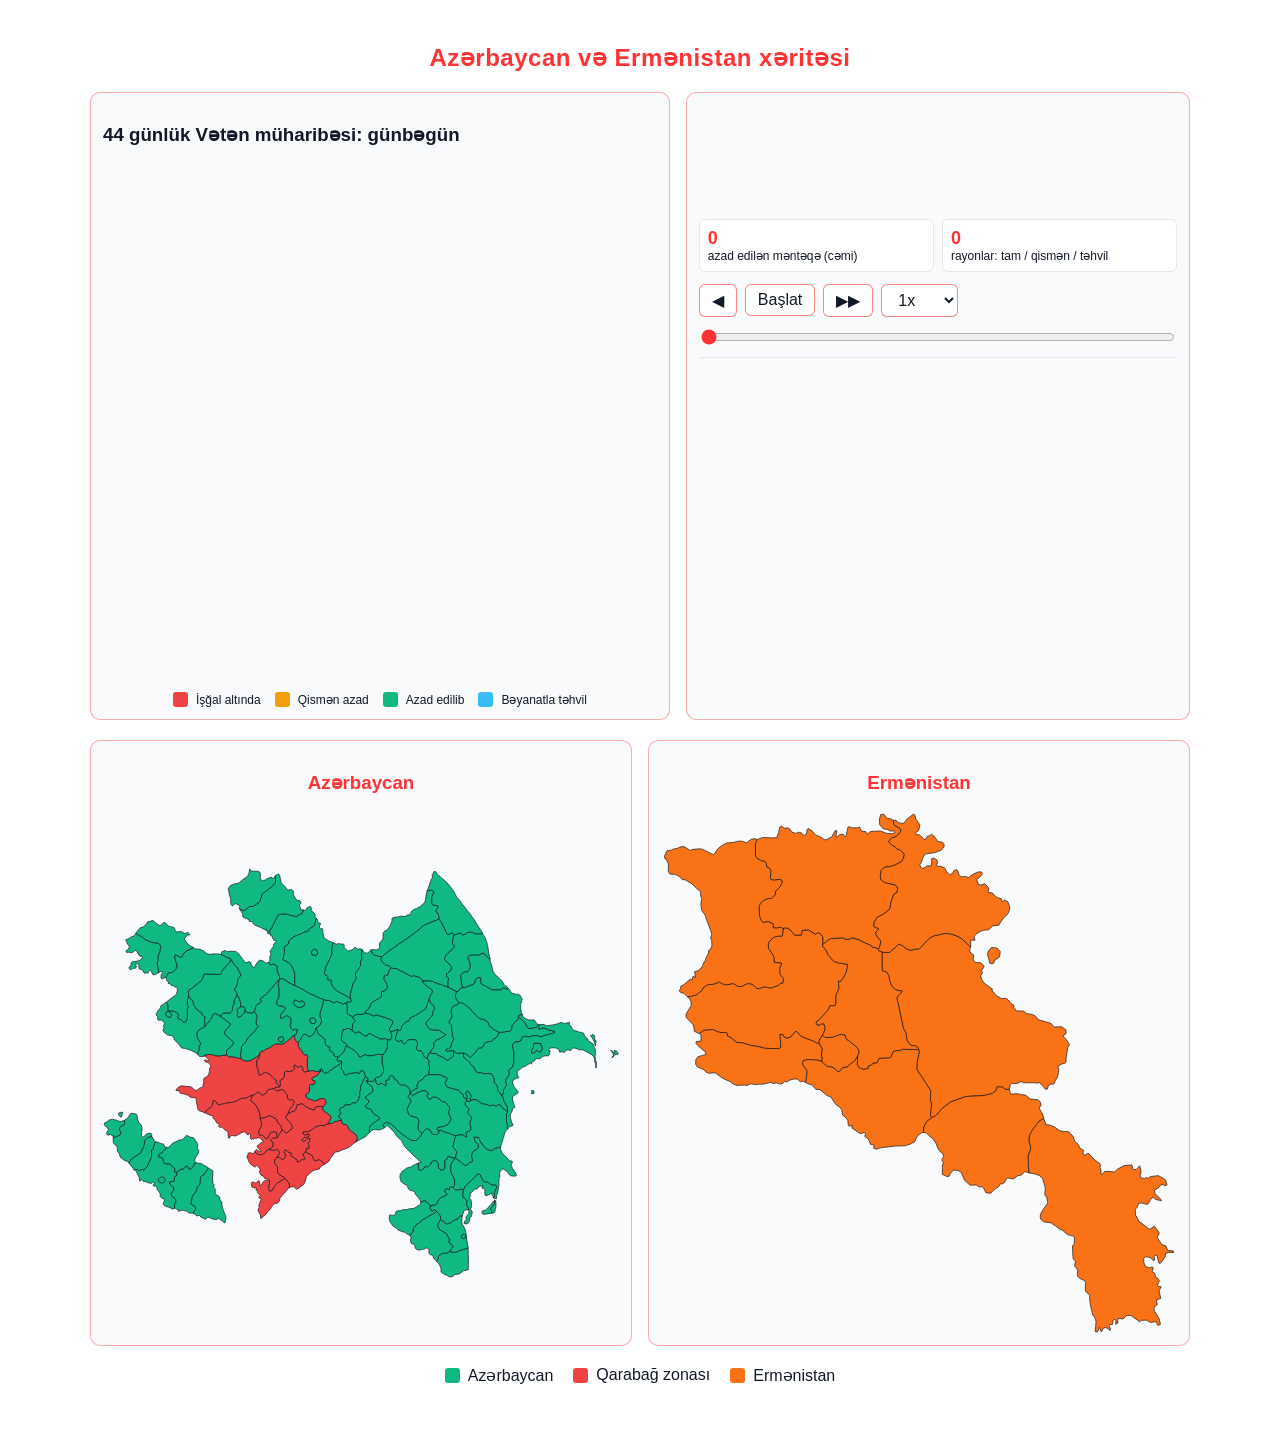
<file: Zefer.html>
<!DOCTYPE html>
<html lang="az">
<head>
    <meta charset="UTF-8">
    <meta name="viewport" content="width=device-width, initial-scale=1.0">
    <title>Azərbaycan və Ermənistan xəritəsi</title>
    <link rel="stylesheet" href="style.css">
</head>
<body>

    <h2>Azərbaycan və Ermənistan xəritəsi</h2>

    <div class="tl">
        <section class="tl-map">
            <h3>44 günlük Vətən müharibəsi: günbəgün</h3>
            <svg class="tlmap" id="tl-svg" preserveAspectRatio="xMidYMid meet" role="img" aria-label="Qarabağ bölgəsinin günbəgün azad olunması">
            </svg>
            <div class="legend" style="margin:8px auto 0;gap:14px;font-size:12px">
                <div class="legend-item"><span class="box" style="background:#ef4444"></span>İşğal altında</div>
                <div class="legend-item"><span class="box" style="background:#f59e0b"></span>Qismən azad</div>
                <div class="legend-item"><span class="box" style="background:#10b981"></span>Azad edilib</div>
                <div class="legend-item"><span class="box" style="background:#38bdf8"></span>Bəyanatla təhvil</div>
            </div>
        </section>

        <section class="tl-side">
            <h3 class="tl-day" id="tl-day"></h3>
            <div class="tl-text" id="tl-text" aria-live="polite"></div>
            <div class="tl-stats">
                <div><b id="tl-n">0</b>azad edilən məntəqə (cəmi)</div>
                <div><b id="tl-r">0</b>rayonlar: tam / qismən / təhvil</div>
            </div>
            <div class="tl-ctl">
                <button id="tl-prev" aria-label="Əvvəlki gün">◀</button>
                <button id="tl-play">Başlat</button>
                <button id="tl-next" aria-label="Növbəti gün">▶▶</button>
                <select id="tl-speed" aria-label="Sürət">
                    <option value="1600">0.5x</option>
                    <option value="800" selected>1x</option>
                    <option value="400">2x</option>
                    <option value="200">4x</option>
                </select>
            </div>
            <div class="tl-ctl"><input type="range" id="tl-range" min="0" max="47" value="0" aria-label="Gün"></div>
            <div class="tl-log" id="tl-log"></div>
        </section>
    </div>

    <div class="maps">
        <section class="map-box">
            <h3>Azərbaycan</h3>
            <div class="map-view">
                <svg class="map-svg" preserveAspectRatio="xMidYMid meet" version="1.2" xmlns="http://www.w3.org/2000/svg" viewBox="0 0 964 766.17" width="964" height="767">
                    <style>.s0 { fill: #dadada; stroke: #ffffff; stroke-width: .5 }</style>
                    <g id="Layer 1">
					<path id="AZ-GR" class="s0" d="m127.77 276.25l-1.81 2.86-4.43-0.09-3.85-3.63-0.87-3.5 2.36-3.72 1.97-0.78 1.66 0.71 2.38 1.65 3.31 3.89z" style="fill:#10b981 !important;stroke:#0b0f19 !important;stroke-width:1.2 !important;"/>
		<path id="AZ-ABS" class="s0" d="m745.14 425.94l-3.56-5.25-0.92-1.11-2.44-2.52-0.92-1.74-0.12-4.71-0.21-1.29-1.36-2.76-0.74-1.01-2.62-2.82-1.69-3.31-0.26-1.95v-4.76l-0.55-1.8-1.59-1.97-1.08-2.1-0.7-0.84-1.38-1.09-0.94-0.39-2.03-0.24-9.02-0.12-2.71-0.2-2.87-1.2-2.02-0.17-4.87-0.09-1.33-0.19-1.54-1.07-1.15-1.93-1.6-1.98-2.55-5.02-5.29-5.55-2.05-3.35-3.69-3.72-2.61-1.5-1.97-1.61-1.67-0.88-0.68-0.58-0.65-1.27-0.31-3.42-0.69-5.06 3.38 1.12 3.2 1.85 2.69 2.02 1.64 0.91 0.75 0.94 0.51 1.16 1.15 0.95 0.8-0.32 1.18-1.14 1.3-2.43 0.72-0.86 2.54-2.28 1.62-0.78 0.68-0.53 1.97-3.36 0.49-1.16 1.23-1.55 2.44-2.37 1-0.78 1.36-0.58 3.41-0.15 1.12-0.26 1.36-1.24 1.44-2.57 0.46-1.18 1.46-2.54 0.94-1.06 3.02-1.59 2.54-0.52 1.62-0.75 1.3-0.2 2.74-0.04 1.1-0.26 1.09-0.86 1.05-1.79 1.19-1.25 0.91-0.65 4.1-2.11 1.09-0.9 1.72-2.94 0.47-1.2 1.19-1.81 1.68-3.09 3.65-0.43 3.59-0.02 1.97-0.24 2.24-0.93 6.19-0.02 1.13-0.24 1.41-0.82 1.77-1.66 0.97-1.34 0.24-1.27 0.04-4.12 0.24-1.27 0.68-1 1.78-1.81 1.17-1.45 0.8-1.62 2.38-2.46 1.34-0.97 1.15-0.5 1.23-1.34 1.38-2.64 0.67-2.18 1.35 0.13 0.87 0.71 10.22 10.46 0.77 1.08 1.37 2.81 0.48 1.19 1.44 2.63 1.36 1.32 1.1 0.32 4.17 0.15 2.66-0.26 1.62-0.8 2.71-0.52 1.44-0.08 2.51-1.12 2.67-4.93 1.18 0.41 2.61 0.44-1.75 2.63-0.58 2.85-0.08 2.55-0.26 0.82 0.54 0.17 0.98-0.11 1.63-0.54 1.6-0.88 2.79-1.32 1.89-0.11 2.25 1.02 2.52 0.64 4.4 2.29 1.28 0.26 3.39 0.24 2.28 0.99 2.61 0.5 1.15 0.79 0.19 1.77-0.26 0.65-1.08 0.67-2.61 0.37-2.28 0.88-2.67 0.19-2.25 0.91-2.52 0.54-1.63 0.75-3.92 0.48-2.79 1.29-1.59 0.89-2.18 0.9-0.93-0.02-3.78-1.92-1.96-0.34-6.27-0.15-2.67 0.23-1.68 0.76-2.19 0.67-4.42 0.84-2.34-0.48-1.94-0.88-1.29-0.11-1.46 0.26-1.5 0.71-1.83 0.58-0.71 0.52-1.23 2-0.69 2.98-1.36 1.87-4.49 1.68-4.38 0.05-1.76 0.41-1.11 1.1-1.64 2.88-1.2 2.41-0.18 1.25 0.2 1.27 0.98 2.24 0.28 4.03 0.97 2.23 0.24 1.34-0.01 18.73-0.25 1.63-0.95 2.19-0.43 3.27-1.9 3.26-0.56 0.47-1.9 0.99-2.66 2.41-0.93 1.71 0.18 1.89 0.98 2.26-0.11 1.88-2.79 5.41-2.26 2.89-1.38 2.71-0.28 1.95 0.05 2.01 0.26 1.29 0.84 1.61 0.28 1.95-0.1 1.3-0.48 1.12-1.6 1.88-1.22 2.14-1.88 2.4-0.27 1.27-0.05 4.06-0.22 1.31zm73.56-94.77l1.15 2.95 1.51 3.23-1.99 2.75-1.13 3.12-2.56 1.42-2.08-1.89-2.66-1.62-3.02 2.29-3.97 3.22-3.41-1.03 0.1-3.61 1.13-3.23 1.71-3.23 0.85-3.62 0.46-4.07 5.32-0.39 4.52 0.28 3.61 0.39z" style="fill:#10b981 !important;stroke:#0b0f19 !important;stroke-width:1.2 !important;"/>
		<path id="AZ-AGA" class="s0" d="m103.51 195.96l0.13-4.28-0.29-2.16-0.99-2.35-0.24-5.46-1.15-2.91-0.08-2.01 0.57-1.8 1.57-1.92 0.28-1.67-0.75-1.64-0.17-1.91 1.1-2.86 0.28-2.66 0.97-2.24 0.59-2.51 0.8-1.61 0.61-3.92 0.8-1.62 0.28-1.96-0.24-1.96-1.36-2.86-1.41-1.7-1.86-1.05-1.34-0.2-4.17-0.11-1.97-0.3-2.24-1.03-2.66-0.33-2.25-1-2.52-0.63-5.56-2.86-3.06-1.77-3.77-3.17-3.05-1.77-3.97-1.96-1.64-1.01-2.46-1.27-1.23-0.83 3.86-6.01 2.15-1.83 2.37-2.93 1.07-0.64 4.56-0.91 1.59-1.4 1.18-1.43 2.3-1.64 1.36-0.61 1.36-3.98 1.08-1.21 2.13-0.04 1.27-0.37 1.24 0.09 1.74-1.29 1.22-0.38 1.69 0.31 2.19 1.2 2.38 2.59 3.56 2.6 4.12 2.58 2.49-0.09 0.97-0.61 1.33-1.27 2.59-3.17 3.34 0.35 1.17 0.63 2.74 3.31 0.93 0.87 1.46 0.9 3.15 1.09 5.46 1.36 2.2 1 0.79 1.82 0.56 3.26 1.78 1.75 2.74 1.07 2.97-0.86 2.9-0.26 1.84 0.46 4.4 2.65 1.62 0.56 1.21 0.13 3.45-2.14 0.93 0.07 1 1.16 2.51 2.49-0.14 1.24-0.86 0.29-2.52 0.08-1.58 0.51-0.67 0.94-1.03 0.8-0.81 1.8-0.85 1.24-0.89 0.2-0.5 1.68 0.64 1.18 1.72 2.57 4.31 6.09 4.63 3.17 3.56 1.76 1.88 1.46-1.38 1.03-3.08 1.64-5.54 2.63-1.18 0.46-3.07 1.61-0.94 0.66-2.46 2.29-1.34 1.52-0.49 1.2-0.36 1.94-1.55 2.44-1.57 1.05-1.25 0.06-2.19-1.04-4.38-2.49-2.04-0.91-1.19-0.29-0.55 0.42-0.27 1.15-0.04 2.09 0.15 2.07 0.92 2.22 0.13 1.73 0.49 2.26 2.25 4.44 0.28 1.98 0.01 2.76-0.27 1.98-1.37 2.74-0.77 1.05-3.83 3.83-1.48 1.23-1.36 0.57-3.3 0.41-1.64 0.74-2.59 0.35-0.89 0.43-0.44 0.87-0.25 1.98-0.37 1.05-1.22 1.34-1.77 1.11-1.05 1.41-4.92 2.26-1.7-0.41-0.64-0.57-0.15-1.23 0.51-5.41 3.16-4.83-0.06-0.85-0.79-0.32-3.89 0.47z" style="fill:#10b981 !important;stroke:#0b0f19 !important;stroke-width:1.2 !important;"/>
		<path id="AZ-AGC" class="s0" d="m490.18 389.56l-4.5 8.92-0.59 2.49-3.59 6.96-0.25 1.39-0.03 4.46-0.28 2.1-0.8 1.58-0.26 1.39-0.04 4.43-0.29 2.12-0.94 2.21-0.44 3.2-2.72 5.44-0.51 0.74-1.4 1.24-1.34 0.58-1.36 0.13h-3.45l-1.13 0.26-1.39 0.81-2.41 2.05-1.36 0.58-2.22 0.17-5.31-0.17-1.36 0.1-1.1 0.73-0.67 2.37-0.89 0.99-1.64 0.89-3.03 0.62-1.92 1.33-0.43 0.96-0.13 1.3 0.18 3.38 0.54 1.21 1.28 1.6 0.25 0.67-0.46 0.79-2.22 1.15-1.8 1.77-0.23 0.94 0.83 1.54 2.1 1.23 1 1.07 0.69 1.34 1.09 3.16-5.29 0.64-2.8 1.02-4.05 0.26-1.35 0.58-2.95 2.41-1.36 0.59-7.53 0.98 1.99-3.45 1.03-2.75 2.28-4.27 0.2-1.26-0.2-1.23-1.41-2.63-0.87-1.11-2.03-1.13-1.96-1.6-2.21-1.2-1.95-1.6-2.18-1.15-1.64-1.58-0.69-1.41-0.61-5.43 1.97-1.34 1.02-0.96 0.91-1.35 1.66-1.9 0.48-1.14 0.13-2.67-0.28-1.97-1.43-2.63-0.59-0.74-1.24-0.71-1.33-0.21-4.14 0.02-1.16 0.4-6.61 3.17-2.53 0.53-1.6 0.69-1.89-0.52-1.54-1.13-2.02-0.79-2.64-0.43-1.62-0.81-1.92-0.49-1.36-0.67-1.5-1.26-1.44-1.62-0.61-1.86 0.09-1.99 0.67-1.37 1.54-1.42 1.8-0.83 1.14-0.77 0.98-0.99 0.67-1.41 0.1-1.39-0.05-8.03 0.18-1.39 1.07-1.48 0.88-0.39 1.33-0.13 3.5 0.02 1.11-0.27 1.13-0.84 1.41-2.42 0.13-1.52-0.49-0.75-1.23-0.73-2.41-0.69-1.95-1.41-0.48-1.61 0.25-1.22 0.52-0.69 1.22-0.82 4.84-2.14 3.08-1.59 0.92-0.64 1.16-1.22 0.87-1.78 0.81-1.12 3.19-3.56-1.09-1.94-0.27-1.15 0.79-1.16 1.2-0.26 1.34 1.01 2.23 4.14 0.94 1.1 3.03 1.76 1.53 0.21 1.01-0.17 3.51-1.85 3.15-2.7 2.14-1.03 4.54-4.06 4.89-2.51 0.98-0.69 2.67-2.34 2.37-1.18 1.41-1.31 3.01-3.18-0.83 6.61-0.08 4.13 0.13 1.99 0.52 1.23 2.46 2.66 0.77 1.16 0.59 2.51 0.79 1.65 0.61 1.76 0.57 0.58 1.18 0.28 1.31-0.11 1.38-0.6 1.99-1.35 0.93-0.34 4.04-0.26 2.88-1.03 4.05-0.19 2.24-0.86 1.18 0.02 1.6 0.79 4.58 1.29 0.7-0.92 0.25-1.95 0.54-1.49 0.82-1.13 0.67-0.37 1.25 0.28 2.48 1.1 1.9 1.46 0.84 2.21 0.83 1.69z" style="fill:#10b981 !important;stroke:#0b0f19 !important;stroke-width:1.2 !important;"/>
		<path id="AZ-AGS" class="s0" d="m465.41 302.95l-4.28-1.71-2.85-1.46-0.97-0.05-3.81 1.75-1.29 0.2-2.05 0.04-1.2 0.26-0.77 1.1-0.43 2.54-0.79 1.62-0.26 1.94-0.05 4.79-0.26 1.27-0.82 1.6-0.28 1.94 0.08 1.33 0.43 1.17 1.16 2.09 1.37 1.36 4.54 2.58 1.43 1.42 0.67 1.58 0.03 1.67-2.57 5.52-0.45 1.2-0.88 1.57-0.38 2.03-0.43 0.99-1.21 1.33-9.89 9.51-2.84-1.44-4.02-0.89-0.77-1.14-0.41-2.58-1.37-2.64-1.37-1.36-2.08-1.16-2.64-1.16-0.44-0.91-0.1-1.98 0.13-1.33 0.77-2.28-0.16-0.65-0.77-0.43-2.68-0.26-1.16-0.28-1.4-0.84-1.18-1.29-1.34-2.65-0.39-1.18-0.15-6.14-0.53-1.51-0.65-0.69-2.68-1.55-1.8-1.68-1.61-2.55-2.25-0.75-1.7-1.28-1.53-1.57-0.93-1.79-0.31-2.68-0.48-1.33-2.75-5.22 0.54-0.42 2.51-0.86 0.95-0.49 2.05-1.78 1.31-1.61 2.76-5.49 0.29-1.94-0.13-2.7-0.16-0.63-2.25-4.41-0.3-2.64 0.07-4.1 0.24-1.28 0.97-2.23 0.43-3.26 2.2-4.31 0.44-3.27 1.11-2.83 0.3-3.4 1.39-5.31 3.86 1.15 5.64 0.28 1.28 0.26 6.61 3.53 1.18 0.45 1.31 0.09 1.18-0.28 1.46-1.84 0.89-0.39 1.2 0.13 1.6 0.82 2.55 0.65 1.62 0.87 2.38 0.71 1.92 1.17 1.13 0.39 1.05-0.15 6.25-1.91 0.26 2.23 0.51 2.23 0.2 1.54-0.02 12.25 0.11 1.38 0.73 1.32 1.18 0.89 2.05 0.95 3.51 1.92 1.8 1.69 2.77 3.97 2.17 2.45 0.44 0.92-0.46 0.91-2.64 2.72-1.72 3.24-0.21 1.13-0.12 3.6z" style="fill:#10b981 !important;stroke:#0b0f19 !important;stroke-width:1.2 !important;"/>
		<path id="AZ-AGM" class="s0" d="m406.77 379.48l-3.19 3.56-0.81 1.12-0.87 1.78-1.16 1.22-0.92 0.64-3.08 1.59-4.84 2.14-1.22 0.82-0.52 0.69-0.25 1.22 0.48 1.61 1.95 1.41 2.41 0.69 1.23 0.73 0.49 0.75-0.13 1.52-1.41 2.42-1.13 0.84-1.11 0.27-3.5-0.02-1.33 0.13-0.88 0.39-1.07 1.48-0.18 1.39 0.05 8.03-0.1 1.39-0.67 1.41-0.98 0.99-1.14 0.77-1.8 0.83-1.54 1.42-0.67 1.37-0.09 1.99 0.61 1.86 1.44 1.62 1.5 1.26 1.36 0.67 1.92 0.49 1.62 0.81 2.64 0.43 2.02 0.79 1.54 1.13 1.89 0.52 1.6-0.69 2.53-0.53 6.61-3.17 1.16-0.4 4.14-0.02 1.33 0.21 1.24 0.71 0.59 0.74 1.43 2.63 0.28 1.97-0.13 2.67-0.48 1.14-1.66 1.9-0.91 1.35-1.02 0.96-1.97 1.34-1.46-0.62-1.39-0.32-2.77 0.13-4.2-0.04-1.27 0.23-0.72 0.52-1.39 2.07-1.45 3.18-1.11 1.22-1.66-0.58-2.59-1.22-4.16-1.28-3.02-1.56-1.2-0.49-3.48-2.01-4.29-3.97-1.37-0.66-1.32-0.17-1.97 0.21-2.27 0.92-3.34 0.17-0.9 0.41-0.46 0.85-0.35 1.9-0.49 1.58-0.62 3.96-2.35 2.77-5.71 1.94-7.69 4.04 1.41-2.88 1.48-4.25 0.56-1.13 1.82-2.16 1.6-2.54 2.45-2.59 0.64-0.94 0.59-2.48 1-2.2 0.08-1.99-0.46-1.69-1.03-1.22-0.84-0.6h-0.84l-1.78 1.05-1.22 0.09-2.06-0.69-2.63-1.51-1.28-1.37-0.29-1.12-0.05-4.08-0.25-1.26-0.67-1.03-2.62-2.85-1.46-2.61-1.64-1.76-1.89-1.3-1.15-0.3-2.64 0.17-4.38 2.16-1.92 0.13-1.18-0.43-2.64-1.5-0.79-0.81-1.31-1.97 1.08-1.63 0.74-0.4 4.05-0.13 1.78-0.52 2.8-0.49 1.12-3.79 0.37-2.06-0.15-0.96-0.8-1.63-0.25-1.95 0.25-1.2 0.92-0.99 1.25-0.73 1.65-0.62 2.02-1.2 0.56-0.69 0.59-1.76 0.97-2.2 0.14-6.14 0.82-1.87 0.76-0.56 2.61-1.28 1.19 0.04 1.61 0.81 1.97 0.33 1.95-0.2 1.64-0.77 2.38-0.58 1.41-0.81 1.98-1.87 0.71-1.1v-1.18l-0.79-1.63-0.28-2.62 0.36-0.99 1.02-0.3 1.21 0.22 1.12 0.77 2.61 2.43 1.98 0.68 1.53-0.4 1.64-1.77 1.65-0.27 1.22 0.51 1.06 0.97 0.92 1.33 0.25 1.29 0.05 2.75 0.24 1.28 0.89 1.29 0.97 0.84 1.36 0.62 1.98-0.02 2.43-0.86 2.17 0.13 4.88-1.37 1.64-0.2 2.09 0.05 1.95 0.34 1.64 0.81 1.95 0.35 2.82-0.02z" style="fill:#ef4444 !important;stroke:#0b0f19 !important;stroke-width:1.2 !important;"/>
		<path id="AZ-AGU" class="s0" d="m605.43 356.15l-3.61-1.83-1.18-0.97-1.52-1.85-1.33-2.81-0.56-2.54-1.39-2.63-1.37-1.29-1.11-0.32-3.48-0.13-1.33-0.19-1.26-0.71-0.59-0.76-1.13-2.09-0.22-1.72 0.94-2.19 0.29-2.63 0.99-2.22 0.16-1.89-0.13-0.63-1.54-3.25-1.08-1.6-1.31-0.73-1.38-0.15-8.17-0.17-2.62 0.28-1.4 0.82-2.44 2.3-1.36 1.53-1.51 2.31-0.79 0.49-1.08 0.2-1.58-0.43-0.93-0.67-1.35-1.77-0.41-2.58-0.7-0.95-0.76 0.06-4.05 1.79h-1.2l-2.8-1.31-2.02-1.36-0.52-0.71-0.3-1.25-0.03-2.05 0.15-2.03 0.98-2.22 0.61-2.48 0.82-1.59 2.2-7.77 1.11 1.27 1.12 0.84 1.11 0.05 0.9-0.39 1.41-1.25 0.48-0.78 0.23-1.29 0.11-3.39 0.87-1.66 7.61-7.35 1.4-0.8 2.84-0.71 1.6-1.01 0.53-0.7 0.65-3.02 0.87-1.08 3-1.64 1.2-0.46 4.36-2.16 1.19-0.45 3.06-1.63 2.22-1.62 2.15-1.08 1.95-1.53 2.21-1.11 3.33-2.92 1.71-0.78 1.33-0.97 1.29-1.58 1.35-2.75 0.55-2.51 0.82-1.6 0.56-2.51 0.84-1.6 0.57-2.6 1-2.26 0.33-1.53 1.99 3.22 0.6 2.65 0.44 1.12 1.12 1.32 1.71 1.63 2.08 1.19 0.67 0.58 0.67 1.28 0.48 1.93 0.84 1.62 0.13 1.92-0.46 1.13-1.99 2.4-1.33 2.73 0.02 1.19 0.76 1.57-0.25 1.69-1.59 1.9-0.85 1.67-0.77 1.04-6.78 6.61-1.36 1.45-1.69 3.26v1.18l1.35 2.77 1.95 2.5 1.06 2.1 1.17 1.29 1.85 1.06 1.92 0.5 1.61 0.86 2.65 0.32 8.34 0.13 2.01 0.24 1.37 0.65 1.78 1.44 2.1 1.15 2.22 1.72 3.13 1.7 1.8 0.46 0.61 0.67-0.2 0.9-1.37 1.96-2.05 1.36-1.92 0.91-2.4 1.62-3.06 1.59-3.96 1.75-3.06 1.59-1.45 1.06-1.67 1.66-0.59 0.9-0.25 1.27 0.02 6.18-0.28 1.94-0.71 1.03-2.75 2.93-3.61 5.38-1.16 0.52-0.92 1.03-0.48 2.62-1 2.2z" style="fill:#10b981 !important;stroke:#0b0f19 !important;stroke-width:1.2 !important;"/>
		<path id="AZ-AST" class="s0" d="m682.12 711.58l0.33 8.18 0.17 11.22-0.17 19.56-2.2 0.69-6.61 1.2-3.72 2.72-2.38 2.55-4.06 1.19-6.61 0.51-2.55 3.05-3.05 1.71-5.92-0.69-2.54-2.55-4.92-1.52-6.61-4.78 0.49-5.08-1.07-2.51-0.83-2.75-0.59-1.51-1.82-3.14-1.27-1.46-2.31-2.31-0.9-1.11 1.23-1.07 1.82-3.02 0.23-1.25 0.07-2.67 0.24-1.23 1.66-1.89 2.57-1.32 2.23-1.6 3.09-1.53 0.62-0.12 1.92 0.21 1.59 0.77h1.05l0.87-0.38 2.79-1.97 2.79-1.21 4.08 1.36 4.94 0.25 2.64-0.23 7.15-3.34 2.52-0.5 1.63-0.76 2.52-0.52 1.64-0.73 6.22-1.43z" style="fill:#10b981 !important;stroke:#0b0f19 !important;stroke-width:1.2 !important;"/>
		<path id="AZ-BA" class="s0" d="m962 347.91l-0.39 1.03-1.23-0.56-1.33-0.02-2.68 0.73-1.13 0.65-2.08 3.35-0.97 0.95-1.23 0.43-0.59-0.49 1.85-1.96 1.37-2-0.38-0.71 0.06-2.82-0.55-0.94-2.17-0.99 0.85-1.17-0.86-1.35-1.09 0.08-1-1.46 0.38-0.32 1.75 0.6 2.02 2.78 1.81 1.24 0.31 1.36 0.46 0.45 0.62-0.99v-0.99l-0.85-4.06 1.41 0.55 1.38 1.23 0.7-1.23 3.38 3.75zm-205.82 139.52l-0.91-2.35-0.24-6.62-0.95-2.29-0.3-2.19 0.07-13.91 0.33-1.54 1.6-2.48-0.49-6.21-0.18-4.08-0.47-1.13-1.63-1.95-1.18-2.2-1.92-2.46-1.36-2.76-0.54-3.89-0.84-1.65-0.52-2.01-0.49-1-1.02-0.77 2.89-5.63 0.22-1.31 0.05-4.06 0.27-1.27 1.88-2.4 1.22-2.14 1.6-1.88 0.48-1.12 0.1-1.3-0.28-1.95-0.84-1.61-0.26-1.29-0.05-2.01 0.28-1.95 1.38-2.71 2.26-2.89 2.79-5.41 0.11-1.88-0.98-2.26-0.18-1.89 0.93-1.71 2.66-2.41 1.9-0.99 0.56-0.47 1.9-3.26 0.43-3.27 0.95-2.19 0.25-1.63 0.01-18.73-0.24-1.34-0.97-2.23-0.28-4.03-0.98-2.24-0.2-1.27 0.18-1.25 1.2-2.41 1.64-2.88 1.11-1.1 1.76-0.41 4.38-0.05 4.49-1.68 1.36-1.87 0.69-2.98 1.23-2 0.71-0.52 1.83-0.58 1.5-0.71 1.46-0.26 1.29 0.11 1.94 0.88 2.34 0.48 4.42-0.84 2.19-0.67 1.68-0.76 2.67-0.23 6.27 0.15 1.96 0.34 3.78 1.92 0.93 0.02 2.18-0.9 1.59-0.89 2.79-1.29 3.92-0.48 1.63-0.75 2.52-0.54 2.25-0.91 2.67-0.19 2.28-0.88 2.61-0.37 1.08-0.67 0.26-0.65-0.19-1.77-1.15-0.79-2.61-0.5-2.28-0.99-3.39-0.24-1.28-0.26-4.4-2.29-2.52-0.64-2.25-1.02-1.89 0.11-2.79 1.32-1.6 0.88-1.63 0.54-0.98 0.11-0.54-0.17 0.26-0.82 0.08-2.55 0.58-2.85 1.75-2.63 0.58 0.08 4.85-0.69 1.66 0.2 2.77 1.72 2.95 0.63 10.25-1.56 9.06-2 4.51-1.95 2.36-0.58 2.11 0.02 2.38 1.66 1.9 0.22 6.2-1.45 1.53 0.02 1.51-0.77 0.39 1.14-1.16 2.07 0.39 1.08 3.58 3.85 0.69 2.83 0.78 1.12 1.82 1.18 0.95 1.58 1.17 0.65 4.59 0.56 0.87 0.86 2.08 0.32 2.38 1.67 1.08-0.65 0.74 0.02 1.09 0.69 1.57-0.06 0.85 0.36 0.72 0.82 1.17-0.26 1.92 3.35 0.08 1.35 1.57 1.58 0.38 1.42 1.58 1.04 0.46 2.11 0.98 0.43 0.92-0.8 1.24 3.71 1.25 1.51 6.17 3.62 1.83 1.5 0.51 2.68 1.3 3.07 2 3.41 0.38 1.37-0.18 4.67 0.28 2.95-0.94 4.95 1.12 4.45-0.27 1.8 0.95 1.57 0.2 2.58 0.94 0.58-0.3 3.29 0.17 5.2-0.94 2.32-0.57-6.32-0.56-2.43-1.13-2.21-0.28-1.85 0.39-2.1-1.02-4.54-0.85-1.4-3.66-4.28-1.39-0.38-2-1.81-2.84-0.6-0.65-0.91-8.09-4.28-2.62-0.86-2.38-0.32-2.32 0.43-1.21-0.15-2.93-1.79-4.76-1.31-3.18-0.28-2.28 0.73-1.38 1.18-1.12 2.61-1.59-0.28-0.51 0.26-1.08-0.69-1.24-0.26-2.04 0.17-2.67 0.69-1 0.82-1.05 1.83-1.15 0.88-1.25 0.11-3.03-1.21-1.18-0.06-3.22 0.82-0.57-2.59-1.12-1.76-1.46-1.31-1.57-0.67-1.33-1.16-3.1-0.56-2.97 0.15-1.69-0.26-1.47 0.47-0.64-0.45-1.61 0.86-1.1 0.19-0.95 0.82-0.48 1.1 0.09 1.33 0.87 1.36 1.01-0.41 0.71 0.37-0.4 1.1-0.7 0.19-0.03 2.8-1.23 4.1-0.82 0.97-1.02 0.56-1.97-0.06-1.38-0.56-3.59 0.66-3.66 1.38-1.85 1.18-2.59 2.26-1.58 0.56-2.6-0.56-1.63 0.07-1.82 0.53-1.31 1.23-1.61 2.66-3.24 1.38-1.58 1.29-0.36 1.39 0.93 0.54-1.01 0.54-0.89 0.04-0.24-1.82-0.5-0.13-1.44 1.61-5.38 2.23-2.77 2.64-2.64 1.06-3.25 0.77-1.18 0.75-3.82 4.23-3.05 0.73-1.3 1.48-0.56 3.99 0.56 4.19 2.54 3.64 0.05 0.58-2.03 0.35-1.05 0.98-1.94-0.45-1.57 1.57-1.51 0.32-1.2 1.56-1.95 1.23-0.59 1.82 0.36 2.4 1.05 3.47 1.76 3.69 1.36 2.01 3.72 4.13 2.54 4.07-0.46 1.2-3.6 2.93-1.22 0.39-1.75 1.37-1.45 0.49-1.08 1.2-0.77 2.33-0.31 2.65 1.61 8.28 1.37 3.41 0.92 1.14 0.82 1.79-1.54 2.05-1.89 0.41-1.41 1.56-0.68 4.51-1 2.32-1.84 2.2-0.49 1.39-0.15 3.03 0.49 3.76 1.97 7.4 1.18 1.87 1.67 4.03-2.05 1.2-1.93 0.44-2.81 1.65-2.21 2.13zm62.52-156.26l-0.46-3.04-3.61-0.39-4.52-0.28-5.32 0.39-0.46 4.07-0.85 3.62-1.71 3.23-1.13 3.23-0.1 3.61 3.41 1.03 3.97-3.22 3.02-2.29 2.66 1.62 2.08 1.89 2.56-1.42 1.13-3.12 1.99-2.75-1.51-3.23zm-15.39 90.27l-2.49 0.9-0.46-0.73 0.84-1.39-0.46-4.34h3.71l0.05 1.5 1.16 2.48-0.26 1.03-0.53 0.45zm110.29-105.27l-2.15-1.32-0.69-1.16 0.2-0.52 1.06 0.24 1.07-0.95 0.71-0.24 0.37-0.79 0.77-0.52 1.05 1.12h1.04l0.77 0.71 1.2 3.69-0.81 1.85 0.53 0.74 0.37 2.37 0.79 1.01 0.89-0.02 0.69 2.2 0.03 0.84-0.76 0.71-0.9 2.24 0.26 4.33-0.54-0.09-0.57-3.92-0.87-2.95-1.08-0.09-0.15-0.47 1.43-0.6-1.43-2.16-1.38-0.62-0.01-1.45-0.92-1.31z" style="fill:#10b981 !important;stroke:#0b0f19 !important;stroke-width:1.2 !important;"/>
		<path id="AZ-BAB" class="s0" d="m118.4 521.9l-0.39 2.85-2.23 0.96-3.5 4.46-4.77 3.51-3.8 2.54 0.95 3.85 3.49 0.95h2.23l1.9 2.55 0.64 4.8 2.55 4.13h3.49l6.35 0.64 1.59 1.61 3.18 3.82 4.77 3.52-1.59 4.45 1.26 1.93h2.84 0.67l0.32 3.49-0.96 2.89-3.82 2.56v4.78l-0.64 3.18-5.08 0.66-3.17 0.95v3.51l3.5 3.19 3.18 2.23 0.95 2.87-0.33 4.15-2.85 2.55-1.59 5.44 3.18 3.82 4.13 2.87 1.27 4.14-0.32 3.84-2.23 2.87 0.33 4.46v2.91l-2.43 1.39-0.83 0.19-1.43-0.23-4.17-2.53-2.82-1.1-4.59-1.18-2.08-1.08-1.53-1.12-1.24-1.39-0.46-1.77 2.34-4.84v-2.32l0.35-1.48-0.54-0.57-2.65-0.08-3.75-2.35-0.99-1.12-0.42-2.26 0.42-2.22-1-2.47-5.11-6.85-0.18-2.62-0.74-2.73-1.72-1.06-3.38 0.6-1.56-2.27 1.3-1.18 1.47-2.73-0.59-1.33-1.43-0.28-2.03 0.89-2.46 1.97-6.81-2.16-4.18-1.65-3.21 0.02-0.99-1.12-0.38-1.27-1.72-1.84-1.13 0.52-0.25 2.04-2.7 0.36-0.62-6.25-7.29-14.74 4.56-0.58 2.53 2.55 3.82-1.91 2.54-0.64 1.91 1.28 3.49-3.21 3.51-2.86 1.59-5.43 2.85-5.41 2.23-4.79 1.27-4.14v-6.72l-0.64-4.78 3.82-2.23 0.64-4.8 3.26-8.7 1 0.38 5.17 1.22 4.74 2.59 3.59-0.11 1.48 1.41 1.8 4.25 0.59 0.62z" style="fill:#10b981 !important;stroke:#0b0f19 !important;stroke-width:1.2 !important;"/>
		<path id="AZ-BAL" class="s0" d="m321.06 15.12l1.15 1.57 0.37 1.43-0.19 2.46-0.12 5.61-0.16 0.64-1.36 2.77-1.2 1.54-6.07 5.92-2.61 1.43-3.33 2.94-2.21 1.12-3.33 2.95-2.18 1.07-1.64 1.54-0.53 0.77-1.34 2.79-0.39 3.31-0.96 2.27-0.57 2.54-1.51 3.23-1.39 1.99-2.02 1.37-2.33 1.18-1.8 1.38-1.64 0.79-2.27 1.67-2.01 0.7-4.83-0.04-1.24 0.24-0.71 0.52-1.29 1.6-1.23 1.17-2.12 1.07-2.21 1.67-3.07 1.57-1.18-0.02-2.89-1.44-3.57-2.07-0.41-2.38 0.72-1.87-1.28-2.56-4.84-2.11 0.1-0.33-2.86-0.42-4.64 4.68-3-3.67-0.33-10.35-2.33-7.01-2.32-11.99 4.33-5.7 7.29-2.66 8.24-1.72 7.13-6.44 3.58-2.45 2.56-1.29 2.69-2.76 0.95-1.32 1.77-3.61 0.8-2.69 0.54-5.72 1.22 0.88 0.9 1.52 1.92 1.19 2.54 0.46 2.38 0.26 5.85-0.19 2.28 0.75 1.84 0.83 1.03 1.3 0.14 1.63 0.06 8.98 0.59 1.35 1.23 1.49 1.46 1.08 2.61 0.27 3.33-1.41 2.59-1.85 5.64-2.58 2.33-0.35 3.91 1.45 1.24 0.2 1.23-0.59 0.44-0.99 0.12-1.5z" style="fill:#10b981 !important;stroke:#0b0f19 !important;stroke-width:1.2 !important;"/>
		<path id="AZ-BAR" class="s0" d="m383.39 380.1l-0.37-3.26-1.11-2.64-0.28-2.13 0.02-14.76 0.33-2.11 0.8-1.61 0.16-1.25-0.24-1.05-1.3-1.31-1.11-0.3-3.43-0.35-1.87-1.01-1.41-1.68-2.05-4.41-1.07-1.66-1.08-0.99-2.54-1.63-0.74-2.22-0.94-2.28-0.31-3.53-0.65-3.32 3-3.92 1.49-1.75 0.95-2.07 1.71-3.06 3.41-4.74 2.61-0.37 2.51 0.46 1.67 1.07 2.92 2.76 1.34 0.46 3.56-2.29 3.22-2.46 1.44-1.36 0.94-1.53 1.09-3.23 1.55-5.63 2.75 5.22 0.48 1.33 0.31 2.68 0.93 1.79 1.53 1.57 1.7 1.28 2.25 0.75 1.61 2.55 1.8 1.68 2.68 1.55 0.65 0.69 0.53 1.51 0.15 6.14 0.39 1.18 1.34 2.65 1.18 1.29 1.4 0.84 1.16 0.28 2.68 0.26 0.77 0.43 0.16 0.65-0.77 2.28-0.13 1.33 0.1 1.98 0.44 0.91 2.64 1.16 2.08 1.16 1.37 1.36 1.37 2.64 0.41 2.58 0.77 1.14 4.02 0.89 2.84 1.44-1.97 3.59v1.24l1.35 1.64 1.13 0.38 2.84-0.38 2.77 0.13 0.93 0.47-0.1 0.97-3.01 3.18-1.41 1.31-2.37 1.18-2.67 2.34-0.98 0.69-4.89 2.51-4.54 4.06-2.14 1.03-3.15 2.7-3.51 1.85-1.01 0.17-1.53-0.21-3.03-1.76-0.94-1.1-2.23-4.14-1.34-1.01-1.2 0.26-0.79 1.16 0.27 1.15 1.09 1.94-6.41 0.58-2.82 0.02-1.95-0.35-1.64-0.81-1.95-0.34-2.09-0.05-1.64 0.2z" style="fill:#10b981 !important;stroke:#0b0f19 !important;stroke-width:1.2 !important;"/>
		<path id="AZ-BEY" class="s0" d="m471.74 512.4l2.25-4.21 0.29-1.92v-2.72l-0.26-1.94-1.59-3.15-1.94-1.94-1.65-0.81-2.48-1.93-2.16-1.13-1.3-1.13-2.15-2.15-1.16-1.34-1.13-2.18-1.6-1.94-1.23-2.53-1.18-1.5-0.96-0.42-4.1-0.28-1.33-0.7-1.3-2.07-1.11-4.63-1.09-3.16-0.69-1.34-1-1.07-2.1-1.23-0.83-1.54 0.23-0.94 1.8-1.77 2.22-1.15 0.46-0.79-0.25-0.67-1.28-1.6-0.54-1.21-0.18-3.38 0.13-1.3 0.43-0.96 1.92-1.33 3.03-0.62 1.64-0.89 0.89-0.99 0.67-2.37 1.1-0.73 1.36-0.1 5.31 0.17 2.22-0.17 1.36-0.58 2.41-2.05 1.39-0.81 1.13-0.26h3.45l1.36-0.13 1.34-0.58 1.4-1.24 0.51-0.74 2.72-5.44 0.44-3.2 0.94-2.21 0.29-2.12 0.04-4.43 0.26-1.39 0.8-1.58 0.28-2.1 0.03-4.46 0.25-1.39 3.59-6.96 0.59-2.49 4.5-8.92 4.69 3.41 1.28 1.52-0.48 0.82-3.64 2.57 2.62 4.12 1.58 1.82 1.41 1.09 1.93 0.97 2.02 1.43 1.56 2.42 0.56 2.55 0.82 1.63 0.19 1.24-0.19 1.26-1.68 2.96-0.62 0.66-2.02 1.07-2.49 1.82-1.69 0.79-1.98 1.52-1.68 0.81-1.19 1.35-0.3 1.76 0.26 1.24 0.92 1.02 2.74 1.54 0.79 0.58 0.72 1.24 0.08 2.63-0.52 1.18-0.92 1-3.07 2.93-0.77 1.09-0.24 1.9 0.26 1.24 0.52 0.73 1.64 1.07 3.02 0.76 1.62 0.82 2.37 0.68 1.37 1.3 2.25 4.29 1.61 1.97 1.46 2.26 1.23 0.73 1.92 0.49 3.52 1.92 1.5 1.28 1.21 1.28 0.66 1.51-0.3 0.96-1.46 1.52-2.64 1.39-3.35 2.85-2.21 1.11-2.48 1.81-1.64 0.75-1.92 1.86-1.08 2.02-1.61 1.88-0.47 1.13-0.12 1.3 0.02 8.11-2.66 2.98-4.2 4.2-7.69 4.15-8.79 4.91z" style="fill:#10b981 !important;stroke:#0b0f19 !important;stroke-width:1.2 !important;"/>
		<path id="AZ-BIL" class="s0" d="m658.52 541.92l-4.77-0.03-2.07-0.23-4.08-2.1-1.13-0.34-1.02 0.19-1.57 1-0.53 0.7-0.54 2.5-1.05 1.51-3.05 1.68-0.72 0.93 0.83 3.4 0.09 6.51-0.12 2.12-0.43 1.18-1.42 2.4-1.12 0.85-1.1 0.27h-2.06l-1.84-0.36-1.41-0.87-2.4-2.5-0.5-1.18-0.12-4.69-0.23-1.27-1.33-2.78-1.72-2.97-1.57-1.09-2-0.19-1.3 0.19-3.02 1.62-0.95 1.06-2.28 4.2-1.36 1.46-2.44 2.27-1.87 0.91-4.07 0.28-1.36 0.57-1.38 1.23-1.25 2.29-1.65 1.61-2.04 0.7-2.08 0.02-1.33-0.21-1.25-0.72-0.54-0.78-0.36-1.81-0.23-10.01 5.91-1.46-1.99-1.25-1.56-1.23-5.56-5.61-3.46-2.5-2.21-2.68-2.89-2.42-1.39-1.82-4.05-3.62-6.6-6.71-2.55-3.49-3.51-7.12-0.84-1.26-0.51-1.25-1.75-1.13-2.09-1.79-2.31-2.51-1.72-1.53-2.64-3.22-1.35-2.51-2.84-4.07-0.85-0.68-4.61-4.49-3.26-3.01-0.67-0.74-1.74-2.58-0.95 0.38-1.51 1.73-3.59 2.66-2.6-4.24-0.26-0.87 0.3-1.22 1.16-1.23 0.94-0.67 3.11-1.55 1.68-0.22 2.26 0.32 1.61 0.88 2.54 0.57 3.07 1.69 1.41 1.11 12.9 12.95 1.71 1.56 2.18 1.1 3.31 3.05 2.22 1.15 2.44 1.96 1.68 0.81 3.14 2.83 3.48 2 2.77 1.38 2.43 0.32 4.45 0.04 1.96-0.68 1.45-1.23 4.46-4.28 1.25-1.34 1.09-2.17 1.35-1.92 0.29-0.98 3.25-4.3 1.3-1.56 3.18-3.04 1.38-0.75 1.03-0.02 1.61 0.77 2.36 0.7 0.79 0.56 1.46 2.27 1.6 1.96 0.99 2.13 0.77 1.24 1.02 0.89 1.24 0.3 5.58 0.15 1.33-0.15 1.6-1.04 0.6-1.02 2.16-5.48 1.87-0.19 1.1 0.17 2.95 1.36 1.62 0.9 2.53 0.62 1.62 0.83 2.55 0.61 1.6 0.84 2.55 0.59 1.6 0.83 2.55 0.62 1.64 0.87 6.15 1.75-1.87 5.98-0.58 3.32-0.96 2.19-0.27 3.96-1 2.16-0.28 1.92 0.1 1.32 0.48 1.12 3.02 3.32 1.19 2.17 1.61 1.95 0.46 1.13-0.16 1.87-0.99 2.1-0.36 2.99z" style="fill:#10b981 !important;stroke:#0b0f19 !important;stroke-width:1.2 !important;"/>
		<path id="AZ-CAB" class="s0" d="m414.09 553.63l-3.76 2.27-3.79 2.56-2.77 4.12-6.85 1.57-4.12 1.18-7.3 5.79-2.62 2.48-3.04 3.45-0.7 3.75-2.15 6.64-2.31 3.85-1.92 1.82-1.38 0.96-2.54 0.14-0.33 2.12-2.21 1.52-4.48 2.6-2.94-2.6-2-2.43-2.75 0.17-3.2 0.68-2.66 0.99 0.03-4.44-0.26-1.97-1.38-2.73-1.97-2.45-1.16-1.93-0.71-0.72-1.6-1.17-1.04-1.6-1.78-1.93-1.2-0.95-4.04-1.95-3.08-1.74-0.92-0.68-1.41-1.65-1.34-2.73-0.27-2.1v-5.81l-0.24-1.36-1.36-2.75-0.53-0.74-1.54-1.47-1.46-1.02-0.41-1.67v-4.05l0.3-1.91 1.65-3.04 1.12-1.74 0.57-0.49 1.28-0.15 3.59 0.55 2.32 0.81 1.77 1.3 2.77 1.35 1.02-0.04 1.34-1.19 1.48-2.54 1.33-2.7v-1.17l-1.35-2.74-0.95-1.57-1.02-2.19-0.05-0.85 0.63-1.17 1.01-0.87 1.28-0.21 1.31 0.17 1.3 0.72 1.66 1.81 2.08 1.27 2.61 0.53 1.98 1.26 0.38 0.66-0.67 2.04-0.13 1.23 0.36 0.95 1.51 1.19 2.75 1.49 2.95 2.52 2.33 1.28 2.02 1.31 0.1 0.98-0.61 1.59 0.41 0.91 1.17 0.28 1.31-0.11 1.9-0.97 2.82-2.66 1.41-0.99 1.49-0.17 1.61 0.72 1.45-0.21 0.63-0.6 0.27-1.38-1.31-2.76-0.97-1.59-1.31-2.74 0.06-1 0.49-0.74 1.77-1.15 0.64-0.61 1.53-2.55 7.27 4.5 2.93 0.94 1.85 1.29 0.94 1.23 2.71 5.54 0.62 2.34 0.52 0.78 1.18 0.6 0.6-0.04 2.24-0.87 2.68-0.22 2.23-0.87 1.03 0.07 0.87 0.42 2.26 1.72 1.64 0.83 0.89 0.72 2.36 2.52z" style="fill:#ef4444 !important;stroke:#0b0f19 !important;stroke-width:1.2 !important;"/>
		<path id="AZ-CAL" class="s0" d="m593.67 624.2l-0.62-2.2-1.12-2.11-1.28-1.58-1.62-2.54-3.46-4.22-2.1-1.92-0.79-4.19-0.56-0.55-1.88-0.36-1.45-1.12-3.54-0.61-1.64-0.99-1.26-0.3-1.56-1.52-0.62-0.91-0.27-1.63-0.93-1.95 0.1-1.01-2.61-2.12-1.71-0.65-4.65-2.92-1.71-1.57-1.49-1.1-0.63-0.8-0.03-0.72-0.61-0.66 0.61-1.86-0.77-1-0.97-3.45 0.54-2.92-0.18-2.27 0.5-0.8 1.29-0.3 0.23-1.19 0.9-0.95 0.54-1.48 2.04-2.23 1.05-0.08 1.34-1.32 1.97-0.63 0.28-1.06 0.51-0.62 1.84-1.4 0.85-0.27 0.88 0.36 2.42-1.17 1.8 0.26 2.38-0.87 1.03-0.83v-1.06l0.87 0.19 3.4-2.08 2.72-1.04 1.2-1.1 1.75 0.06 2.13-1.4 0.23 10.01 0.36 1.81 0.54 0.78 1.25 0.72 1.33 0.21 2.08-0.02 2.04-0.7 1.65-1.61 1.25-2.29 1.38-1.23 1.36-0.57 4.07-0.28 1.87-0.91 2.44-2.27 1.36-1.46 2.28-4.2 0.95-1.06 3.02-1.62 1.3-0.19 2 0.19 1.57 1.09 1.72 2.97 1.33 2.78 0.23 1.27 0.12 4.69 0.5 1.18 2.4 2.5 1.41 0.87 1.84 0.36h2.06l1.1-0.27 1.12-0.85 1.42-2.4 0.43-1.18 0.12-2.12-0.09-6.51-0.83-3.4 0.72-0.93 3.05-1.68 1.05-1.51 0.54-2.5 0.53-0.7 1.57-1 1.02-0.19 1.13 0.34 4.08 2.1 2.07 0.23 4.77 0.03-3.51 4.07-1.74 2.23-3.06 5.88-0.28 2.71-0.02 9.2 0.3 2.73 1.34 2.74 0.9 1.57 1.89 3.87 0.9 1.57 1.35 2.73 0.28 2.75-0.12 8.61-0.49 1.68-1.56 3.08-3.36-1.35-1.45-0.21-1.91 0.23-0.69 1.12 0.13 1.23 0.64 1.67-0.41 0.85-1.72-0.03-1.64-0.86-1.97-0.24-1.07 0.28-1.64 1.01-0.54 0.7-0.26 1.23 0.08 1.29 0.49 1.14 2.02 2.45 1.03 2.26-0.29 0.91-3.37 1.82-3.98 1.71-3.07 1.56-1.43 1.04-2.44 2.3-0.9 0.99-1.67 3.21-0.38 1.88-0.43 1.06-1.52 1.64-1.46 1.2-1.38 0.57-4.13 0.32-4.37 1.14-2.56-3.48-2.29-2.34-1.23-0.93-1.17-0.57-2.29-1.67-1.33-0.59-1.28-0.02-1.36 0.52-2.28 1.4z" style="fill:#10b981 !important;stroke:#0b0f19 !important;stroke-width:1.2 !important;"/>
		<path id="AZ-CUL" class="s0" d="m196.98 560.56l-3.02 4.71-5.39 7.99-3.82 1.59-2.86 4.15-0.33 10.52-2.85 4.16-2.54 2.86-0.95 4.17-0.95 3.17-3.19 4.48-2.54 2.87-2.23 4.78-0.31 4.16-1.28 4.77-1.26 2.24 3.49 2.55 2.54 0.32 3.18 4.15 0.63 3.84-2.54 2.55-0.63 2.87-1.97 1.96-1.08-0.42-5.03-0.25-2.73-0.78-0.54-1.35-1.03-0.95-2.03-0.63-3.63-0.59-2.15-0.93-2.24-0.19-2.12 0.61-3.15 1.5-1.41-0.11-0.2-2.19-0.44-0.57-2.54-0.72-1.95-2.11-1.41-0.25-0.58 0.34v-2.91l-0.33-4.46 2.23-2.87 0.32-3.84-1.27-4.14-4.13-2.87-3.18-3.82 1.59-5.44 2.85-2.55 0.33-4.15-0.95-2.87-3.18-2.23-3.5-3.19v-3.51l3.17-0.95 5.08-0.66 0.64-3.18v-4.78l3.82-2.56 0.96-2.89-0.32-3.49h-0.67l2.25-1.93 3.18-1.91 2.23-1.9h4.45l2.87-1.93 2.21-3.5h3.18l1.59 1.27 0.64 2.88 2.86 1.91 1.9-1.59 2.54-2.88 2.23-3.18 0.64-3.21 3.86-2.03 1.49 0.85 7.64 0.95 3.43 1.59 2.95 2.21 2.95 1.38z" style="fill:#10b981 !important;stroke:#0b0f19 !important;stroke-width:1.2 !important;"/>
		<path id="AZ-DAS" class="s0" d="m230.77 349.89l-4.69 0.37-4.18 0.17-2.27 0.88-1.39 0.24-5.94-0.09-2.11-0.34-2.27-0.99-2.64-0.35-2.25-0.99-2.19-0.34-2.3-0.07-2.2 0.26-2.29 0.93-2.84 0.21-1.99 0.63-0.83 1.46-5.55 0.47-2.49-0.23-1.13-0.93-1.49-2.13-0.77-0.75-0.1-1.96 0.18-1.46 0.69-1.38 1.51-1.31 0.34-1.08 0.08-6.69 0.26-1.44 2.48-4.79-1.38-2.77-2.26-3.26-1.46-2.65-1.56-3.23-0.26-1.96-0.02-4.83 0.12-2.01 0.49-1.17 0.85-0.99 4.38-4.14 1.36-0.86 2.64-1.38 1.23-0.46 3.01-1.49 1.19-0.9 1.35-1.36 0.03-1.36 4.63-4.54 1.49-2.61 3.02-3.24 1.72-3.22 0.46-1.19 0.92-1.56 0.46-1.19 1.7-2.98 0.69-0.65 1.36-0.43 1.44 0.17 2.81 1.45 1.61 0.99 1.28 0.57 2.47 1.7 4.94 3.2 1.85 1.36 2.14 1.06 3.39 3.16 2.13 1.1 3.45 3.15 2.03 1.02 0.61 0.93-0.4 0.82-1.41 1.59-0.72 1.58-0.67 0.93-4.74 4.62-0.77 0.88-1.07 2.1-1.75 2-0.35 1.23 1.45 3.19 1.06 1.36 8.78 8.86 1.47 1.1 2.32 1.42 1.96 1.43 0.25 2-2.18 4.05-1.59 2.24-2.74 2.65-0.89 0.71-2.57 1.33-1.72 1.92-1.37 2.73-0.26 1.79z" style="fill:#10b981 !important;stroke:#0b0f19 !important;stroke-width:1.2 !important;"/>
		<path id="AZ-FUZ" class="s0" d="m414.09 553.63l-1.28-2.36-2.36-2.52-0.89-0.72-1.64-0.83-2.26-1.72-0.87-0.42-1.03-0.07-2.23 0.87-2.68 0.22-2.24 0.87-0.6 0.04-1.18-0.6-0.52-0.78-0.62-2.34-2.71-5.54-0.94-1.23-1.85-1.29-2.93-0.94-7.27-4.5 1.66-1.79 0.08-1.27-0.53-1.68 1-1.02 4.05-0.13 0.96-0.66-0.74-2.63-0.31-4.02-0.91-2.21 0.25-1.39 0.57-0.66 1.48-0.74 0.79-0.68 0.13-0.77-0.39-1.1v-1.19l0.52-2-0.43-0.54-1.13-0.27-1.33 0.1-1.88 0.98-3.84 3.45-2.94 1.47-0.87 0.04-1.57-0.94-0.67-1.29 0.14-1.22 0.56-0.93 2.07-2.43 1.33-0.66 2.7-0.11 1.32-0.17 3.26-1.42 1.92-1.39 0.47-1.59-0.26-1.17-0.56-0.56-1.16-0.12-0.92 0.32-2.02 1.36-1.37 0.57-1.3 0.07-1.18-0.41-2.51-1.47-0.9-1.15-0.3-1.08 0.05-1.28 0.77-1.11 1.23-0.25 5.58 0.12 1.97-0.23 5.54-2.56 3.5-1.83 0.98-0.79 2.02-2.11 0.85-1.36 1.11-0.72 2.6 0.17 4.38-2.03 1.96-0.23 5.55 0.12 1.34-0.06 1.18-0.38 4.07-1.96 2.41-0.52 7.53-0.98 1.36-0.59 2.95-2.41 1.35-0.58 4.05-0.26 2.8-1.02 5.29-0.64 1.11 4.63 1.3 2.07 1.33 0.7 4.1 0.28 0.96 0.42 1.18 1.5 1.23 2.53 1.6 1.94 1.13 2.18 1.16 1.34 2.15 2.15 1.3 1.13 2.16 1.13 2.48 1.93 1.65 0.81 1.94 1.94 1.59 3.15 0.26 1.94v2.72l-0.29 1.92-2.25 4.21-4.26 2.96-5.1 4.46-4.27 2.81-5.9 2.44-4.56 1.43-3.4 1.59-5.23 2.15-3.46 0.21-3.2 1.1-1.89 3.61-2.13 3.17-3.69 4.63-2.06 4.3-2.42 2.49z" style="fill:#ef4444 !important;stroke:#0b0f19 !important;stroke-width:1.2 !important;"/>
		<path id="AZ-GA" class="s0" d="m257.36 259.38l2.32-0.24h2.24l1.55 0.59 1.27 0.86 0.98 1.35 0.25 1.36-0.46 2.75-0.51 1.73-0.76 2.36-0.67 1.12-1.79 1.84-2.36 1.97-3.15 3.71-1.8 0.5-2.82-1.51-1.22-1.73 0.09-1.88 0.96-2.25 0.15-2.03-0.15-2.02-0.88-2.27 0.11-1.23 0.74-1.19 1.07-0.97 2.88-1.54z" style="fill:#10b981 !important;stroke:#0b0f19 !important;stroke-width:1.2 !important;"/>
		<path id="AZ-GAD" class="s0" d="m190.73 296.09l-1.19 0.9-3.01 1.49-1.23 0.46-2.64 1.38-1.36 0.86-4.38 4.14-0.85 0.99-0.49 1.17-0.12 2.01 0.02 4.83 0.26 1.96 1.56 3.23 1.46 2.65 2.26 3.26 1.38 2.77-2.48 4.79-0.26 1.44-0.08 6.69-0.34 1.08-1.51 1.31-0.69 1.38-0.18 1.46 0.1 1.96-2.84-2.47-1.74-0.99-7.71-3.83-9.97-3.53-3.02-0.69-4.66-0.31-2.83-3.2-1.96-3.32-2.74-3.14-5.67-5.15-1.67-4.44-1.4-2.14-1.93-1.23-1.54-0.79-4.42-0.54-2.24-0.41-6.66-5.2-1.28-1.51-0.38-2.05 0.25-1.9 0.8-1.81 0.92-1.41-1.2-2.54 0.13-1.3 2-3.97-2.19-3.78-1.12-0.33-3.03-2.18-4.27 0.56-1.69-0.99-0.75-1.1-0.17-2.62 0.35-1.49-0.13-0.84-0.66-0.95-1.74-1.04-0.36-1.15 0.26-2.46 2.97-5.32 2.41-2.99 1.43-1.34 0.57-1.43 1.1-3.63 0.82-0.87 4.6-1.99 4.31-3.57 1.74 1.93 1.65 3.29 0.28 2.14 0.02 5.99 0.3 1.17 1.31 1.32 1.15 0.33 6.03 0.17 2.13 0.3 4.4 2.32 1.21 0.49 1.64 1.02 0.89 1.04 0.29 2.61-0.32 1.95-0.77 1.62 0.11 1.62 1.38 1.86 0.98 0.43 2.66 0.35 1.33 0.73 1.79 2.18 1.39 1.41 1.38 0.82 1.05 0.09 1.65-0.8 1.38-1.36 1-1.65 1.31-2.78 0.3-2.86 0.02-14.83 0.26-1.36 0.8-1.61 0.18-1.25-0.18-1.26-0.79-1.64-0.26-1.36-0.01-8.08 0.24-1.37 0.99-2.14 0.9-5.2 2.69 3.92 1.51 2.62 0.69 0.59 2.08 1.17 1.47 1.62 0.38 1.04 0.12 3.4 0.23 1.3 1.67 3.31 1.62 1.97 1.17 2.23 1.6 1.97 1.15 1.95 1.07 0.95 2.61 1.51 1.19 0.48 3.01 1.77 0.88 1.13 0.64 2.35 0.59 0.95 2.49 2.49 2.04 1.21 0.52 0.58 0.08 1.13-0.7 2.03-0.85 1.56-0.02 1.18 0.79 1.65 0.29 2.07v3.28l-1.23 1.21v1.66zm-62.96-19.84l0.72-2.61-3.31-3.89-2.38-1.65-1.66-0.71-1.97 0.78-2.36 3.72 0.87 3.5 3.85 3.63 4.43 0.09z" style="fill:#10b981 !important;stroke:#0b0f19 !important;stroke-width:1.2 !important;"/>
		<path id="AZ-GOR" class="s0" d="m356.77 312.74l-2.05 1.19-2.1 2.18-0.92 1.25-0.63 1.22-0.82 0.93-2.24 1.21-3.23 2.8-2.3 1.21-2.56 2.22-1.39 0.9-2.64 1.34-2.79 0.23-9.47-0.28-1.42 0.07-2.05 0.69-2.27 1.61-1.72 0.86-2.54 2.22-1.41 0.9-2.61 1.38-2.8 1.25-1.91 0.45-1.85 0.97-1.92 1.66-1.87 0.97-2.67 0.34-1.38 0.58-0.98 0.8-0.95 1.29-0.55 2.22 0.15 1.29-6.08 4.94-4.97 2.6-2.4 1.62-3.05 1.61-2.77 1.27-3.35 0.21-4.16-0.11-1.97-0.3-2.85-1.44-2.71-1.57-1.23-0.9-0.23-5.96 0.05-6.51 0.23-1.21 0.84-1.57 0.27-1.94v-4.8l0.25-1.27 1.2-1.53 4.93-4.71 1.37-1.47 3.92-7.69 1.37-1.47 12.27-11.92 0.76-1.06 0.83-1.66 3.05-3.24 0.91-2.11 0.16-1-0.69-1.12-1.77-1.17-0.8-1.92-0.02-8.25 0.25-1.27 1.03-2.21 0.08-2.03-0.25-1.38-1.82-3.46-0.57-1.34-2.54-2.17 0.44-3.28 1.74-3.66 0.34-3.42 0.41-1 1.55-1.66 1.47-1.24 4.54-2.36 1.38-1.3 1.1-2.12-0.02-0.71-1.67-3.49 0.22-1.04 1.59-1.5 1.69-0.71 0.91-0.63 2.99-2.66 2.57-1.35 4.35-4.18 1.21-1.33 0.77-1.67 0.68-0.93 4.29-4.23 1.19-1.32 0.77-1.65 0.67-0.93 5.13-5.1 1.63-2.72 0.77-0.89 4.69-4.54-1.67 6.02-0.38 2.89-0.02 4.51 0.31 2.15 0.79 1.65 0.26 1.41 0.02 13.53-0.26 1.41-3.63 7.04-0.26 1.28-0.03 3.44 0.19 1.32 1.05 1.6 3.02 1.71 1.3 0.26 4.15 0.2 1.59 0.52 2.16 1.58 2.17 1.27 0.44 0.82-0.23 0.68-1.28 1.57-1.31 2.3-2.92 3.13-1.25 2.21-1.88 2.46-0.28 1.28-0.03 3.46 0.42 1.66 1 0.35 1.22-0.17 2.52-1.86 2.27-1.21 1.68-1.3 2.02-0.69 1.35 0.02 2.01 0.78 2.32 1.73 1.13 0.58 1.15 1.41 0.29 1.16 0.05 5.23-0.15 2.2-1.16 2.88-0.08 1.98 0.23 1.3 0.78 1.64 0.58 2.57 0.67 1.27 0.92 1.08 0.98 0.43 1.95 0.02 2.3-0.95 1.31-0.23 2.05 0.02 1.15 0.3 0.46 0.93-0.79 2.5-0.16 2.48-0.9 1.4-0.31 2.48-1.15 0.82-1.68-0.04zm-20.11 10.67l0.77-2.43-0.77-3.99-3.96-1.53-3.8 1.23-1.21 2.43 0.14 3.06 2.14 2.31 4.41 0.6z" style="fill:#10b981 !important;stroke:#0b0f19 !important;stroke-width:1.2 !important;"/>
		<path id="AZ-GOY" class="s0" d="m532.03 321l-2.9-1.86-0.77-0.34-1.26-0.02-1.63 0.75-1.29 0.22-4.84-0.04-1.97-0.33-2.77-1.4-1.58-0.93-3.95-1.94-5.53-2.89-1.59-0.94-2.79-1.43-2.6-0.21-0.97 0.41-0.92 1.07-1.23 2.27-1.34 1.23-1.01 0.04-2.77-1.34-3.06-1.76-0.92-0.69-2.43-2.2-3.49-2.01-1.92-0.09-1.35 0.61-2.29 1.64-1.78 0.08-0.7-0.67-0.54-1.59-2.51-1.62-1.76-0.71-0.16-1.36 0.59-5.7 0.12-3.6 0.21-1.13 1.72-3.24 2.64-2.72 0.46-0.91-0.44-0.92-2.17-2.45-2.77-3.97 5.54-3.24 3.2-1.45 2.1-0.24 5.94 0.15 2.21-0.09 1.28-0.47 3.33-2.34 5.1 1.52 3.35 0.58 7.12 3.76h1.19l4.35-2.07 1.18 0.02 1.59 0.8 2.55 0.65 1.62 0.86 3.92 0.65 1.61 0.84 2.54 0.61 1.61 0.86 2.54 0.63 1.61 0.84 3.93 0.63 3.51 1.97 1.69 1.7 1.22 2.59v0.95l-0.97 2.16-1.45 2.73-2.29 2.91-1.4 2.72-0.21 2.68 0.33 1.38 0.74 0.97 1.36 1.08 1.13 4.01 0.48 2.2 0.11 3.47-0.28 1.96-0.79 1.62-0.5 1.74-0.74 0.67-1.38 0.09z" style="fill:#10b981 !important;stroke:#0b0f19 !important;stroke-width:1.2 !important;"/>
		<path id="AZ-GYG" class="s0" d="m230.77 349.89l0.03-5.74 0.26-1.79 1.37-2.73 1.72-1.92 2.57-1.33 0.89-0.71 2.74-2.65 1.59-2.24 2.18-4.05-0.25-2-1.96-1.43-2.32-1.42-1.47-1.1-8.78-8.86-1.06-1.36-1.45-3.19 0.35-1.23 1.75-2 1.07-2.1 0.77-0.88 4.74-4.62 0.67-0.93 0.72-1.58 1.41-1.59 0.4-0.82-0.61-0.93-2.03-1.02-3.45-3.15-2.13-1.1-3.39-3.16-2.14-1.06-1.85-1.36-4.94-3.2 3.69-2.63 2.2-2.53 1.33-0.7 1.36-0.08 9.63 0.19 1.62-0.45 0.94-0.61 1.41-1.62 1.1-2.23 0.39-1.17 0.16-4.76 0.23-1.27 2.22-4.33 0.28-2.12 0.01-4.51 0.56-1.93 1.97-2.42 3.43-7.03 2.7 4.71 2.12 4.11 0.43 3.3 0.95 2.27 0.29 1.97 0.17 6.58-1.96 1.28-2.88 1.54-1.07 0.97-0.74 1.19-0.11 1.23 0.88 2.27 0.15 2.02-0.15 2.03-0.96 2.25-0.09 1.88 1.22 1.73 2.82 1.51 1.8-0.5 3.15-3.71 2.36-1.97 1.79-1.84 0.67-1.12 0.76-2.36 3.26 1.68 4.73 1.22 5.29 0.1 3.07-0.75 1.07-0.85 2.54 2.17 0.57 1.34 1.82 3.46 0.25 1.38-0.08 2.03-1.03 2.21-0.25 1.27 0.02 8.25 0.8 1.92 1.77 1.17 0.69 1.12-0.16 1-0.91 2.11-3.05 3.24-0.83 1.66-0.76 1.06-12.27 11.92-1.37 1.47-3.92 7.69-1.37 1.47-4.93 4.71-1.2 1.53-0.25 1.27v4.8l-0.27 1.94-0.84 1.57-0.23 1.21-0.05 6.51 0.23 5.96-4.97-1.31-2.8-0.45-2.97-1.18-2.28-0.18-7.04-0.13-1.54-0.15-1.3-0.51z" style="fill:#10b981 !important;stroke:#0b0f19 !important;stroke-width:1.2 !important;"/>
		<path id="AZ-HAC" class="s0" d="m686.03 434.3l0.01-3.06 0.56-1.69 1.92-2.39v-1.16l-0.66-1-2.65-2.85-0.81-1.71-1.74-2.96-1.04-0.45-0.81 0.15-1.9 0.84-0.67 0.68-0.48 1.33 0.16 1.43 0.91 1.61 1.46 2.97 0.11 1.82-0.29 4.86-5.17-2.87-0.84-0.64-0.42-0.94-0.23-3.32-0.64-1.41-1.51-1.48-1.77-0.92-1.13-0.81-1.28-1.41-1.05-1.8-1.07-0.96-2.61-1.46-3.29-0.54-2.87-1.02-3.35-0.5-2.23-0.94-3.26-0.58-1.64-0.81-2.35-0.71-1.36-1.3-1.49-2.6-1.28-2.76 0.23-1.69 1.98-3.75 0.61-2.51 0.59-1.65-0.15-0.75-0.95-0.91-1.25-0.66-2.59-0.6-6.61-3.43-1.21-0.45-2.1-0.17-13.04-0.24-6.5 0.21 0.3-3.34 0.02-3.8 0.26-1.29 0.97-2.28 0.14-2.23-0.05-2.25-0.26-1.42-0.8-1.63-0.3-2.11v-5.2l-0.36-2.17-1.47-1.74-1.3-0.73 1.95-5.01 1-2.2 0.48-2.62 0.92-1.03 1.16-0.52 1.51 0.95 1.51 0.54 1.46 0.15 4.92 0.15 1.8 0.36 1.4 0.88 1.92 1.77 1.83 1.05 1.91 0.52 1.64 0.84 2.82 0.9 2.7 1.98 1.74 0.92 2.1 1.66 2.53 1.42 1.13 0.25 1.29-0.47 3.1-2.62 2.32-1.2 1.62-1.38 1.44-1.57 0.51-1.21 0.45-3.39 1.16-5.38 3 3.14 1.72 0.92 2.05 0.18 4.92 0.04 2.19-0.22 3.13-0.58 0.69 5.06 0.31 3.42 0.65 1.27 0.68 0.58 1.67 0.88 1.97 1.61 2.61 1.5 3.69 3.72 2.05 3.35 5.29 5.55 2.55 5.02 1.6 1.98 1.15 1.93 1.54 1.07 1.33 0.19 4.87 0.09 2.02 0.17 2.87 1.2 2.71 0.2 9.02 0.12 2.03 0.24 0.94 0.39 1.38 1.09 0.7 0.84 1.08 2.1 1.59 1.97 0.55 1.8v4.76l0.26 1.95 1.69 3.31 2.62 2.82 0.74 1.01 1.36 2.76 0.21 1.29 0.12 4.71 0.92 1.74 2.44 2.52 0.92 1.11 3.56 5.25 1.02 0.77 0.49 1 0.52 2.01 0.84 1.65 0.54 3.89 1.36 2.76 1.92 2.46 1.18 2.2 1.63 1.95 0.47 1.13 0.18 4.08 0.49 6.21-5.36-4.82-2.62-1.5-2.48-2.37-0.72-0.92-1.25-2.35-1.38-1.3-0.85-0.43-1.03-0.06-2.79 1.24-1.61 0.83-1.95 0.21-1.95-0.3-1.63-0.85-1.95-0.3-1.34 0.13-2.87 0.94-1.33 0.08-1.23-0.27-3.43-1.56-2.48-0.86-6.13-0.49-4.02-2.29-4.87-3.74-3.12-1.77-2.11-0.45-4.43-0.07-1.67 1.01-2.22 0.85z" style="fill:#10b981 !important;stroke:#0b0f19 !important;stroke-width:1.2 !important;"/>
		<path id="AZ-IMI" class="s0" d="m497.77 494.52l-0.02-8.11 0.12-1.3 0.47-1.13 1.61-1.88 1.08-2.02 1.92-1.86 1.64-0.75 2.48-1.81 2.21-1.11 3.35-2.85 2.64-1.39 1.46-1.52 0.3-0.96-0.66-1.51-1.21-1.28-1.5-1.28-3.52-1.92-1.92-0.49-1.23-0.73-1.46-2.26-1.61-1.97-2.25-4.29-1.37-1.3-2.37-0.68-1.62-0.82-3.02-0.76-1.64-1.07-0.52-0.73-0.26-1.24 0.24-1.9 0.77-1.09 3.07-2.93 0.92-1 0.52-1.18-0.08-2.63-0.72-1.24-0.79-0.58-2.74-1.54-0.92-1.02-0.26-1.24 0.3-1.76 1.19-1.35 1.68-0.81 1.98-1.52 1.69-0.79 2.49-1.82 2.02-1.07 0.62-0.66 1.68-2.96 0.19-1.26-0.19-1.24-0.82-1.63-0.56-2.55-1.56-2.42-2.02-1.43-1.93-0.97-1.41-1.09-1.58-1.82-2.62-4.12 7.18 0.75 3.5 0.13 1.36-0.09 1.08-0.42 0.82-0.78 0.84-1.37 1.19-2.49 1.91 4.38 0.6 3.58 0.96 1.69 1.01 0.9 1.27 0.28 1.95-0.19 1.62-0.88 2.18-0.92 0.97 0.02 2.18 1.01 1.59 0.96 2.04 0.92 1.26 0.3 0.69-0.36 1.2-1.93-0.04-1.2-0.87-1.63-1.08-2.44-0.08-0.78 0.95-0.66 4.07-0.13 0.57-0.17 0.77-1.09 0.4-2.56 1.55-3.17 1.68-1.63 0.87-0.39 1.05-0.02 2.6 1.4 0.76 0.6 0.7 1.26 0.63 2.36 1.05 1.61 0.7 0.54 2.28 0.77 1.9 1.41 0.43 0.99 0.46 2.42 1.13 1.42 1.61 0.85 1.8 1.42 1.36 0.64 1.35 0.19 2.74-0.04 1.49-0.32 1.21 0.08 2.28 1.53 1.64 0.83 0.87 0.73 3.56 3.55 1.15 1.48 0.53 1.89 0.7 5.11-2.28 4.18-1.41 2.35-0.21 0.71 0.44 0.92 2.2 2.33 0.75 1 1.4 2.78 0.14 1.88-0.16 0.6-1.36 2.72-0.92 1.54-1.89 3.84-0.91 1.54-1.37 2.72-0.26 1.92 0.26 1.92 0.82 1.62 0.84 3.06 1.31 2.62 1.17 1.26 0.93 0.68 3.09 1.67 3.29 0.47 2.27 0.98 2.64 0.41 1.1 0.29 1.1 0.9 1.18 1.9 1.6 1.98 0.48 1.13 0.08 1.33-0.28 1.92-0.83 1.55-0.25 1.26-0.1 9.53 0.41 2.34 1.9 1.36 2.09 2.03 0.83 1.15 1.18 2.04-0.29 0.98-1.35 1.92-1.09 2.17-1.25 1.34-4.46 4.28-1.45 1.23-1.96 0.68-4.45-0.04-2.43-0.32-2.77-1.38-3.48-2-3.14-2.83-1.68-0.81-2.44-1.96-2.22-1.15-3.31-3.05-2.18-1.1-1.71-1.56-12.9-12.95-1.41-1.11-3.07-1.69-2.54-0.57-1.61-0.88-2.26-0.32-1.68 0.22-3.11 1.55-0.94 0.67-1.16 1.23-0.3 1.22 0.26 0.87 2.6 4.24-1.14 0.83-2.95 1.56-2.75 0.62-2.04 1.04-10.53-0.85-4.56 1.87-3.1 2.98z" style="fill:#10b981 !important;stroke:#0b0f19 !important;stroke-width:1.2 !important;"/>
		<path id="AZ-ISM" class="s0" d="m608.89 244.9l-0.33 1.53-1 2.26-0.57 2.6-0.84 1.6-0.56 2.51-0.82 1.6-0.55 2.51-1.35 2.75-1.29 1.58-1.33 0.97-1.71 0.78-3.33 2.92-2.21 1.11-1.95 1.53-2.15 1.08-2.22 1.62-3.06 1.63-1.19 0.45-4.36 2.16-1.2 0.46-3 1.64-0.87 1.08-0.65 3.02-0.53 0.7-1.6 1.01-2.84 0.71-1.4 0.8-7.61 7.35-0.87 1.66-0.11 3.39-0.23 1.29-0.48 0.78-1.41 1.25-0.9 0.39-1.11-0.05-1.12-0.84-1.11-1.27-5.32 2.03-2.21 1.47-5.79 0.69-1.36-1.08-0.74-0.97-0.33-1.38 0.21-2.68 1.4-2.72 2.29-2.91 1.45-2.73 0.97-2.16v-0.95l-1.22-2.59-1.69-1.7-3.51-1.97-3.93-0.63-1.61-0.84-2.54-0.63-1.61-0.86-2.54-0.61-1.61-0.84-3.92-0.65-1.62-0.86-2.55-0.65-1.59-0.8-1.18-0.02-4.35 2.07h-1.19l-7.12-3.76-3.35-0.58-5.1-1.52 1.05-1.73 0.82-1.73 1.28-1.4 2.07-1.13 1.49-1.56 1.62-3.11 2.74-5.48 0.68-1.58 0.77-1.23 1.37-1.35 1.25-0.73 1.62-0.63 3.07-1.6 2.4-1.63 6.87-3.44 0.77-0.57 0.69-1.21 0.18-1.32-0.02-6.96 0.53-1.5 0.88-0.41 2.61-0.35 2.67-1.28 1.38-0.89 1.41-1.62 1.36-2.78 0.25-2.62-0.25-1.29-0.82-1.64-0.41-1.92-0.49-1.15-1.59-1.99-1.2-2.22-1.24-1.47-0.82-1.68 0.13-1.91 0.74-1.56 0.13-1.33 0.49-1.32 1.72-1.85 0.82-0.31 0.84 0.5 0.95 1.31 1.26-0.07 0.94-1.52 0.49-3.32 0.79-1.63 0.59-2.55 0.69-1.09 3.41-4.32 3.79 1.17 1.46 0.15 4.18 0.16 1.29 0.28 3.07 1.72 2.4 1.71 2.82 0.92 1.62 0.85 1.85 0.6 3.66 2.33 6.73 3.41 1.57 0.96 2.79 1.39 0.62 0.17 1.9-0.13 1.63-0.78 1.26-0.17 1.26 0.19 2.27 1.02 3.28 0.5 5.57 2.87 1.15 0.87 1.48 1.8 1.08 2.91 1.94 3.83 2.01 2.27 1.46 1.31 2.35 1.26 1.67 1.08 2.92 2.65 3.91 2.43 0.59 0.78 1.42 2.64 0.2 1.28-0.2 1.26-1.37 2.76-0.94 1.56-1.39 2.75-0.96 2.47z" style="fill:#10b981 !important;stroke:#0b0f19 !important;stroke-width:1.2 !important;"/>
		<path id="AZ-KAL" class="s0" d="m319.68 411.98l-5.66 1.56-4.29 0.37-2.04 1.2-0.52 0.68-0.58 1.8-1.37 2.57-1.22 1.33-1.62 0.79-2.23 1.62-1.92 0.8-0.99 0.12-1.11-0.79-1.08-1.73-0.89-0.94-1.85-1.09-1.92-0.52-1.61-0.77-1 0.07-0.77 0.45-1.66 2.48-1.42 1.3-1.45 0.67-3.29 0.87-5.19 1.78-1.82 1.03-5.54 2.61-1.28 0.19-4.84-0.09-1.97 0.22-2.78 1.26-3.06 1.63-2.37 1.6-2.55 1.3-1.16 0.43-1.9 0.34-1.63 0.77-1.28 0.2-4.79 0.04-2.87 1.07-4.03 0.15-2.89 1.04-2.65 0.22-2.87 1.04-2.68 0.22-2.23 0.85-1.47-0.23-1.38-1.09-0.71-0.86-1.36-2.52-2.48-2.52-1.54-0.79-1.18 0.02-0.69 0.66-0.44 3.17-0.95 2.22-0.23 2.63-0.49 1.15-2.36 2.44-1.78 1.6-2.57 1.35-0.87 0.68-4.99 4.78-2.15 1.6-2.52-1.17-6.89-2.09-1.25-0.86-0.87-0.89-0.47-1.01-0.51-3.95-2.33-10.94-0.08-3.92-0.82-1.52-2.54-1.34-2.74-0.64-3.63 0.06-1.05-0.32-4.57-3.83-8.81-2.74-4.95-0.43-2.1-2.25-0.61-1.32-0.07-1.97h-6.26l1.67-2.85 1.68-2.21 2.78-1.86 2.94-1.56 3.18-0.28 5.58 0.77 7.15 0.53 2.38 0.28 1.41 0.43 1.05 0.69 4.67 4.37 3.22 1.47 0.96 0.05 1.5-0.92 0.92-0.9 4.49-3.24 1.1-0.34 2.03 0.32 1.51-1.26 0.13-1.22 1.86-7.89-0.35-3.92 0.02-1.72 0.47-1.26 1.48-1.42 1.89-0.81 2.59-1.53 1.31-1.22 2.15-3.71 0.74-4.14 0.34-2.68 0.07-2.11 0.54-2.53 1.18-1.4 0.74-1.59-0.3-1.14-2.71-3.69-1.7-1.48-1.71-0.37-3.51-1.35-1.05-0.78-0.54-1.24 0.4-1.61 1.9 0.02 2.75 1.33 1.12 0.28 1.34-0.58 0.41-0.62-0.5-0.91-5.01-5.11-1.47-0.99-1.18-0.24-1.33 0.13 0.83-1.46 1.99-0.63 2.84-0.21 2.29-0.93 2.2-0.26 2.3 0.07 2.19 0.34 2.25 0.99 2.64 0.35 2.27 0.99 2.11 0.34 5.94 0.09 1.39-0.24 2.27-0.88 4.18-0.17 4.69-0.37 3.67 2.82 1.3 0.51 1.54 0.15 7.04 0.13 2.28 0.18 2.97 1.18 2.8 0.45 4.97 1.31 1.23 0.9 2.71 1.57 2.85 1.44 1.97 0.3 4.16 0.11 3.35-0.21 2.77-1.27 3.05-1.61 2.4-1.62 4.97-2.6 6.08-4.94-1.1 5.59-0.41 1.33-0.83 1.1-1.84 1.03-0.98 1.52-0.2 2.11v7.99l0.29 2.77 2.22 4.38 0.23 1.27 0.16 3.37 0.95 2.28 0.35 2.57 0.36 1.03 1 0.34 1.21-0.17 1.1-0.71 2.59-2.29 2.95-1.61 1.19-0.39 1.32-0.08 1.96 0.32 1.64 0.84 3.28 0.57 1.54 1.06 1.64 2.53 6.03 6.17 2.15 1.98 1.73 0.92 1.08 1.37 0.03 1.01-0.69 1.56v1.14l0.64 0.92 2.28 1.82 3.38 4.48-2.8 0.49-1.78 0.52-4.05 0.13-0.74 0.4z" style="fill:#ef4444 !important;stroke:#0b0f19 !important;stroke-width:1.2 !important;"/>
		<path id="AZ-KAN" class="s0" d="m97.75 511.25l-3.26 8.7-0.64 4.8-3.82 2.23 0.64 4.78v6.72l-1.27 4.14-2.23 4.79-2.85 5.41-1.59 5.43-3.51 2.86-3.49 3.21-1.91-1.28-2.54 0.64-3.82 1.91-2.53-2.55-4.56 0.58-0.21-0.41-2.23 1.74-0.64-2.54-4.13-4.79-4.07-5.56 0.9-4.01 3.17-4.16 5.41-4.14 6.03-3.53 6.37-4.77 3.8-8.31 2.23-6.7 0.96-7.34 5.08-5.1 4.77-1.6 3.43-0.92 3.92 6.81 0.39 1.49 1.4 1.17z" style="fill:#10b981 !important;stroke:#0b0f19 !important;stroke-width:1.2 !important;"/>
		<path id="AZ-KUR" class="s0" d="m508 393.61l2.37-1.8 2.01-0.9 2.73-0.28 1.87-0.94 2.39-2.4 1.28-2.3 2.44-2.55 0.79-1.12 0.3-1.93v-3.43l-0.15-2-1.12-2.88-0.28-2.62-0.96-2.23-0.28-2.07 0.08-10.87 1-4.63 2.59-2.32 1.36-1.48 4.42-8.57 0.27-2.07 0.05-8.12 0.87-5.1 3.71 0.41 1.38-0.09 0.74-0.67 0.5-1.74 0.79-1.62 0.28-1.96-0.11-3.47-0.48-2.2-1.13-4.01 5.79-0.69 2.21-1.47 5.32-2.03-2.2 7.77-0.82 1.59-0.61 2.48-0.98 2.22-0.15 2.03 0.03 2.05 0.3 1.25 0.52 0.71 2.02 1.36 2.8 1.31h1.2l4.05-1.79 0.76-0.06 0.7 0.95 0.41 2.58 1.35 1.77 0.93 0.67 1.58 0.43 1.08-0.2 0.79-0.49 1.51-2.31 1.36-1.53 2.44-2.3 1.4-0.82 2.62-0.28 8.17 0.17 1.38 0.15 1.31 0.73 1.08 1.6 1.54 3.25 0.13 0.63-0.16 1.89-0.99 2.22-0.29 2.63-0.94 2.19 0.22 1.72 1.13 2.09 0.59 0.76 1.26 0.71 1.33 0.19 3.48 0.13 1.11 0.32 1.37 1.29 1.39 2.63 0.56 2.54 1.33 2.81 1.52 1.85 1.18 0.97 3.61 1.83 1.3 0.73 1.47 1.74 0.36 2.17v5.2l0.3 2.11 0.8 1.63 0.26 1.42 0.05 2.25-0.14 2.23-0.97 2.28-0.26 1.29-0.02 3.8-0.3 3.34-1.95 0.88-2 1.08-1.97 0.42-1.24 0.69-0.58 0.75-1.98 3.54-1.35 1.31-4.52 2.36-3.15 2.2-0.68 2.23-2.21 4.31-0.15 0.6 0.18 1.91 0.77 1.6 0.05 0.58-0.57 1.16-0.77 0.51-2.4 0.56-3.34 1.54-2.13 1.71-4.09 3.94-0.7-5.11-0.53-1.89-1.15-1.48-3.56-3.55-0.87-0.73-1.64-0.83-2.28-1.53-1.21-0.08-1.49 0.32-2.74 0.04-1.35-0.19-1.36-0.64-1.8-1.42-1.61-0.85-1.13-1.42-0.46-2.42-0.43-0.99-1.9-1.41-2.28-0.77-0.7-0.54-1.05-1.61-0.63-2.36-0.7-1.26-0.76-0.6-2.6-1.4-1.05 0.02-0.87 0.39-1.68 1.63-1.55 3.17-0.4 2.56-0.77 1.09-0.57 0.17-4.07 0.13-0.95 0.66 0.08 0.78 1.08 2.44 0.87 1.63 0.04 1.2-1.2 1.93-0.69 0.36-1.26-0.3-2.04-0.92-1.59-0.96-2.18-1.01-0.97-0.02-2.18 0.92-1.62 0.88-1.95 0.19-1.27-0.28-1.01-0.9-0.96-1.69-0.6-3.58z" style="fill:#10b981 !important;stroke:#0b0f19 !important;stroke-width:1.2 !important;"/>
		<path id="AZ-LA" class="s0" d="m676.02 692.02l-2.88 0.68-3.4-2.04-0.67-3.07 2.7-2.71 3.24-0.34 2.03 2.04 0.67 3.24z" style="fill:#10b981 !important;stroke:#0b0f19 !important;stroke-width:1.2 !important;"/>
		<path id="AZ-LAC" class="s0" d="m279.19 424.82l-1.66 5.76-0.89 1.6-0.23 1.93 0.27 1.24 0.92 1 3.51 2.08 1.23 1.56 1.82 1.26 1.19 1.22 1.91 3.52 0.47 1.18 2.3 4.33 1.33 2.76 0.57 2.5 0.82 1.62 0.25 1.26 0.14 2.71 0.71 5.31 0.61 3.33 1.19 2.99 0.28 5.37 0.67 2.11-1.06 2.56-2.3 2.88-1.38 2.7-0.27 1.92-0.02 4.77 0.13 1.32 0.41 0.98 1.84 1.21 0.87-0.04 1.67-0.53 1.3 0.06 1.85 1 0.88 0.92 1.37 2.19 0.67 0.7 2.46 1.45 1.11 0.25 0.84-0.27 0.95-0.98 1.4-2.58 0.55-2.49 1.3-2.74 1-1.58 0.64-0.66 2.18-0.77 1.62-0.76 2.69-0.24 2.78 0.13 1.52 0.55 1.07 1.54 0.36 4.32 0.84 4.39-1.73 0.83-1.21 0.34-4.17 0.12-1.55 0.15-1.89 0.96-1.15 1.23-0.34 0.98 0.29 1.6 2.89 1.98 0.75 1.29 0.18 2.17-0.08 4.49-0.36 1.04-2.87 1.96-4.33 3.25-1.03 0.02-1.13 0.6-1.99 1.7-6.04 5.79-0.98 0.79-1.36 0.57-1.35 0.15-4.85-0.12-1.31-0.26-2.23-1.32-4.76-3.65 1.51-2.7 1.51-1.38 1.39-0.19 0.81 0.57 1.05 1.7 2.95 0.73 1.31 0.78 1.49-0.19-0.36-1.06-0.8-1.06-2.46-2.17-2.77-2.94-0.66-1.61-0.16-1.21 0.18-0.79 0.73-0.72 2.35-1.04 1.9-1.34 0.95-1.77 1.4-0.93 1.11-0.17 2.12 0.34 0.46-0.32-0.12-1.02-1.6-3.6-0.41-0.45-1.86-0.85-1.21-1.23-0.66-1.09-1.39-0.64-5.64 0.83-2.66 0.22-1.02 0.66-0.9 0.98h-0.54l-1.26-0.79-1.2 0.4-0.82 0.85-1.18-0.25-1.08-1.07-0.35-0.66-0.31-1.83 0.21-0.93 0.46-4.86-0.92-1.17-1.59 0.07-1.38 2.04-1.21 0.58-1.44-1.96-1.1-0.3-0.74-0.79-0.28-1.19-0.82-1.51-0.65-0.26-3.01 0.36-3.75 1.13-4.45 2.56-2.14 1.38-4.24 2-1.49 0.3-1.66-0.17-3.72-1.02-1.95 0.49-1.13 0.7-1.53 3.13-0.23 0.89-0.9 0.28-0.75-0.38-0.59-0.85 0.52-2.73-1.07-2.06-0.04-0.83 0.52-1.3-0.28-1.94-0.97-2.13-1.31-1.26-1.77-1-2.92-2-1.56-1.3-2.62-2.75-0.71-0.34-1.82 0.49-1.65-0.04-1.96-1.52-0.6-0.83 0.19-0.7 1.61-1.34-0.47-1.33-1.43-0.72-3.3-2.03-0.57-0.49-1.04-2.17-0.22-1.15-1.71-1.99-1.12-0.66-1.09-1.02-0.97-1.84-0.49-2.75-0.66-0.85-8.89-3.23-6.5-3.01 2.15-1.6 4.99-4.78 0.87-0.68 2.57-1.35 1.78-1.6 2.36-2.44 0.49-1.15 0.23-2.63 0.95-2.22 0.44-3.17 0.69-0.66 1.18-0.02 1.54 0.79 2.48 2.52 1.36 2.52 0.71 0.86 1.38 1.09 1.47 0.23 2.23-0.85 2.68-0.22 2.87-1.04 2.65-0.22 2.89-1.04 4.03-0.15 2.87-1.07 4.79-0.04 1.28-0.2 1.63-0.77 1.9-0.34 1.16-0.43 2.55-1.3 2.37-1.6 3.06-1.63 2.78-1.26 1.97-0.22 4.84 0.09 1.28-0.19 5.54-2.61 1.82-1.03z" style="fill:#ef4444 !important;stroke:#0b0f19 !important;stroke-width:1.2 !important;"/>
		<path id="AZ-LAN" class="s0" d="m730.44 616.7l-1.29-0.27 0.23-2.28-0.95-1.19-1.23-1.96-1.58-1.69 0.51-2.83-3.08 3.29-2.69 0.74-3.19 1.72-3.41-0.98-0.52-3.82-0.4-0.42 0.59-0.98 0.68-2.83-1.63-0.87 0.46-1.07 0.71-0.62-0.49-1.52-1.09-0.55-2.05 0.64-1.11-0.15-0.97-1.67 0.61-2.2 1.24-0.05 0.17-0.91-0.36-0.97-3.35 0.87-2.44 0.93-3.37 1.84-1.52 3.07h-3.97l-6.41 6.44-2.61 1.46 0.95 2.01-0.64 0.89-0.29 2.72-0.51 1.82-1.58 1.75 0.25 0.43 2.02 0.88 0.9 1.19 0.62 1.52 0.87 4.37-0.26 4.45 0.44 3.08-0.18 0.78-1.31 2.09-0.51 1.62 0.92 1.75 2.13 2.45-0.29 4.6-1.23 4.91-3.37 2.15 0.31 4.29-1.52 4.3-2.44 2.76-3.37 0.29-3.36-0.61 0.92-4.29 2.44-1.52 0.61-2.46v-4.3l3.05-3.99 1.84-2.76 0.44-2.21-0.67-3.21v-1.26-1.31l-0.58-1.9-1.62-1.96-1.44-2.7-0.43-1.14-0.05-3.31 0.26-1.25 0.81-1.54v-1.14l-1.15-1.56-2.87-2.77-0.89-0.72-1.62-0.82-1.17-1.37-0.29-1.08-0.03-4.71 0.18-2.26 1.16-6.18 0.99-1.22 0.6-1.53 1.46-2.77 0.79-1.03 19.67-18.78 0.88-0.99 1.48-2.29 1.24-0.64 1.3 0.02 1.34 0.62 1.69 1.69 4.35 8.64 0.66 1.59 1.41 1.88 1.64 0.53 4.15 0.09 1.34 0.19 1.36 0.63 2.92 2.56 3.48 1.95 1.97 0.3 4.2 0.04 1.65 0.55 1.09 0.76 0.47 1.35-0.84 4.64-0.88 2.32-1.48 1.67-0.83 3.11-0.05 1.31 0.42 1.82-0.32 2.58zm-48.32 94.88l-1.03-1.01-6.22 1.43-1.64 0.73-2.52 0.52-1.63 0.76-2.52 0.5-7.15 3.34-2.64 0.23-4.94-0.25-4.08-1.36 1.91-3.38 1.33-1.93 0.53-1.16 1.52-1.85 0.45-0.88-0.43-0.9-1.21-1.41-1.5-2.24-3.49-2.08-0.67-0.63-0.38-0.93 0.13-1.19 0.87-1.56 0.28-2.56-0.56-1.75-1.95-2.43-1.36-2.72-0.62-2.31-0.53-0.78-7-4.48-1.72-0.77-2.63-1.46-1.36-0.9-1.41-1.64-2.76-5.45-0.19-1.22 0.19-1.25 1.37-2.67 0.93-1.51 0.66-1.54 2.42-4.45 3.42 2.83 2.47 1.37 3.12 2.75 2.08 1.22 1.28 0.45 2.67-0.99 1.61-0.8 1.92-0.44 1.89-0.99 2.55-2.17 1.71-0.85 2.72-1.79 0.92-0.33 2.66-0.34 1.25-0.65 0.57-0.72 2.26-3.88 1.54-0.99 1.35-0.17 2.76 0.07-0.5 1.77-0.57 9.77 0.85 4.09 1.69 2.38 3.4 6.29 1.34 4.94 1.36 6.46 0.35 5.61 1.69 11.91 1.36 5.1zm-6.1-19.56l1.69-2.2-0.67-3.24-2.03-2.04-3.24 0.34-2.7 2.71 0.67 3.07 3.4 2.04zm55.72-71.32l-0.46 6.71-0.41 1.41-2.2 2.62-4.1 4.01-0.51 2.91 1.71 1.31 0.61 2.02 0.63 3.31-3.34 0.59-4.3 0.32-4.31 0.9-3.1 0.4-2.71-0.8-1.69-3.12 0.49-1.51 2.61-2.01h3.3l2.1-1.81 3.31-3.71 3.4-3.13 5.2-6.22 1.7-2.71z" style="fill:#10b981 !important;stroke:#0b0f19 !important;stroke-width:1.2 !important;"/>
		<path id="AZ-LER" class="s0" d="m647.75 716.47l-2.79 1.21-2.79 1.97-0.87 0.38h-1.05l-1.59-0.77-1.92-0.21-0.62 0.12-3.09 1.53-2.23 1.6-2.57 1.32-1.66 1.89-0.24 1.23-0.07 2.67-0.23 1.25-1.82 3.02-1.23 1.07-1.95-2.68-0.71-0.65-1.77-1.07-1.13-1.62-0.72-1.99-0.02-1.44-0.84-1.68-1.65-0.65-2.07-0.11-1.02-0.27-0.96-0.96-1.23-2.94-0.13-2.77 0.24-1.74-0.16-1.49-0.61-0.74-1.29-1-1.96-0.72-0.82-0.02-1.55 0.42-2.15 1.34-0.99 0.4h-2.24l-2.71 0.67-2.35 0.97-1.05 0.06-2.57-0.56-3.54-1.18-1.18-1.38-0.86-1.79-0.19-1.99-0.79-2.37-0.51-0.7-1.3-0.94-2.93-1.26-1.81-1.45-0.54-1.47-0.42-3.59 0.23-2.27 0.65-1.14 0.18-1.22-0.78-1.36-0.28-1.85-0.48-0.59 0.82-1.54 0.46-1.85 1-1.49 1.85-0.99 0.81-1.07 0.28-1.07 0.08-4.02 0.24-1.24 0.74-1.03 2.33-2.45 1.87-3.05 1.15-1.35 1.54-0.9 2.13-0.88 2.14-1.35 1.19-1.18 1.74-2.21 2.28-2 4.97-2.53 2.22-1.58 2.11-1.01 2.22-1.6 7.29-3.57 1.97-1.35 1.94-0.97 1.18-0.9 2.49-2.66 5.55 6.28 1.67 3.25 0.26 1.56 0.03 4.23-2.42 4.45-0.66 1.54-0.93 1.51-1.37 2.67-0.19 1.25 0.19 1.22 2.76 5.45 1.41 1.64 1.36 0.9 2.63 1.46 1.72 0.77 7 4.48 0.53 0.78 0.62 2.31 1.36 2.72 1.95 2.43 0.56 1.75-0.28 2.56-0.87 1.56-0.13 1.19 0.38 0.93 0.67 0.63 3.49 2.08 1.5 2.24 1.21 1.41 0.43 0.9-0.45 0.88-1.52 1.85-0.53 1.16-1.33 1.93z" style="fill:#10b981 !important;stroke:#0b0f19 !important;stroke-width:1.2 !important;"/>
		<path id="AZ-MAS" class="s0" d="m683.11 638.36l-6.79 0.55-2.45 2.46-0.31 3.06-1.83 3.08-0.25 2.53-2.92-0.09-1.35 0.17-1.54 0.99-2.26 3.88-0.57 0.72-1.25 0.65-2.66 0.34-0.92 0.33-2.72 1.79-1.71 0.85-2.55 2.17-1.89 0.99-1.92 0.44-1.61 0.8-2.67 0.99-1.28-0.45-2.08-1.22-3.12-2.75-2.47-1.37-3.42-2.83-0.03-4.23-0.26-1.56-1.67-3.25-5.55-6.28-2.59-1.96-1.48-0.21-1.7 1.14-1.38 0.59-1.95 0.02-0.89-0.44-1.69-3.72-0.14-0.69v-2.41l0.37-1.98 4.37-1.14 4.13-0.32 1.38-0.57 1.46-1.2 1.52-1.64 0.43-1.06 0.38-1.88 1.67-3.21 0.9-0.99 2.44-2.3 1.43-1.04 3.07-1.56 3.98-1.71 3.37-1.82 0.29-0.91-1.03-2.26-2.02-2.45-0.49-1.14-0.08-1.29 0.26-1.23 0.54-0.7 1.64-1.01 1.07-0.28 1.97 0.24 1.64 0.86 1.72 0.03 0.41-0.85-0.64-1.67-0.13-1.23 0.69-1.12 1.91-0.23 1.45 0.21 3.36 1.35 2.28 2.75 0.93 0.79 1.68 0.5 2.75 0.07 1.28-0.24 2.28-0.91 2.07-0.1 2 0.08 3.41 0.36-1.16 6.18-0.18 2.26 0.03 4.71 0.29 1.08 1.17 1.37 1.62 0.82 0.89 0.72 2.87 2.77 1.15 1.56v1.14l-0.81 1.54-0.26 1.25 0.05 3.31 0.43 1.14 1.44 2.7 1.62 1.96 0.58 1.9z" style="fill:#10b981 !important;stroke:#0b0f19 !important;stroke-width:1.2 !important;"/>
		<path id="AZ-MI" class="s0" d="m366.59 250.05l1.2 0.02 3.97-1.92 1.44-0.05 1.41 1.52 0.87 0.22v2.07l1.18 1.11 0.56 1.32-0.84 1.93-1 1.6-0.98 0.73-2.46 1.26-2.58 0.5-1.61 0.8-1.91 0.11-0.63-0.18-2.79-1.4-3-1.8-0.69-0.69-1.14-1.95-1.91-2.51-0.01-1.17 1.31-2.8 1.29-1.95 1.51-0.26 2.45 1.11 1.59 1z" style="fill:#10b981 !important;stroke:#0b0f19 !important;stroke-width:1.2 !important;"/>
		<path id="AZ-NA" class="s0" d="m336.66 323.41l-2.28 1.68-4.41-0.6-2.14-2.31-0.14-3.06 1.21-2.43 3.8-1.23 3.96 1.53 0.77 3.99z" style="fill:#10b981 !important;stroke:#0b0f19 !important;stroke-width:1.2 !important;"/>
		<path id="AZ-NEF" class="s0" d="m727.01 645l-0.63-3.31-0.61-2.02-1.71-1.31 0.51-2.91 4.1-4.01 2.2-2.62 0.41-1.41 0.46-6.71 1.93 1.18 0.51 6.23v5.12l-1.21 3.74-0.79 5.31-1.51 1.81zm16.08-124.07l-0.25 2.46 0.12 2.43 0.92 2.69 1.64 3.25 1.32 2.07 3.35 3.33 2.82 2.44 2.72 3.27 3.43 3.31 1.3 1.02 1.31 0.36 1.25-0.42 0.05 0.97 1.62 0.24 0.23 1.01-0.26 1.13-2 4.07-0.15 1.21 1.1 1.76 1.46 4.16 2.19 1.97 1.23 3.43 3.42 3.92v4.17l-3.17 0.75-7.58-1-1.46-1.21-5.13-7.12-2.69-1.23-3.18-2.94-2.82 0.7-3.53 2.99-1.46 4.4 0.72 5.64-1.64 3.03 0.18 0.91-0.74 6.86 0.25 6.87-2.2 12.27-0.98 3.44-0.97 2.45-0.49 5.88-4.58-1.17 1.09-4.47 0.32-2.58-0.42-1.82 0.05-1.31 0.83-3.11 1.48-1.67 0.88-2.32 0.84-4.64-0.47-1.35-1.09-0.76-1.65-0.55-4.2-0.04-1.97-0.3-3.48-1.95-2.92-2.56-1.36-0.63-1.34-0.19-4.15-0.09-1.64-0.53-1.41-1.88-0.66-1.59-4.35-8.64-1.69-1.69-1.34-0.62-1.3-0.02-1.24 0.64-1.48 2.29-0.88 0.99-19.67 18.78-0.79 1.03-1.46 2.77-0.6 1.53-0.99 1.22-3.41-0.36-2-0.08-2.07 0.1-2.28 0.91-1.28 0.24-2.75-0.07-1.68-0.5-0.93-0.79-2.28-2.75 1.56-3.08 0.49-1.68 0.12-2.15v-6.46l-0.28-2.75-1.35-2.73-0.9-1.57-1.89-3.87-0.9-1.57-1.34-2.74-0.3-2.73 0.02-9.2 0.28-2.71 3.06-5.88 1.74-2.23 3.51-4.07 2.43 1.61 2 1.74 2.59 1.46 1.71 1.53 3.18 3.2 1.3 1.13 1.64 0.83 1.8 1.37 1.34 0.81 1.12 0.23 1.11-0.17 1.38-0.8 4.69-4.37 1.41-0.79 2.45-0.4 1.15-0.72 0.29-1.17 0.02-1.31-0.3-1.96-0.85-1.59-0.25-1.27-0.05-4.72 0.27-1.93 1.34-2.7 1.48-2.5 0.93-1.02 4.94-2.57 1.02-0.79 1.67-1.64 0.75-1.51 0.09-4.69-5.43-4.68-1.59-3.21-0.4-2.41v-4.4l3.58 0.4 4.79 0.81 1.59 4.4 1.38 4.26 1.19 0.06 0.63 0.6 2.03 2.59 1.12 2.15 1.59 1.96 1.06 2.06 1.66 1.68 3.49 2 2.79 1.36 3.94 0.68 1.56 0.76 0.95-0.08 1.24-1.68 1.25-1.15 3.51-1.81 2.54-0.51 2.25-0.89 3.31-0.32z" style="fill:#10b981 !important;stroke:#0b0f19 !important;stroke-width:1.2 !important;"/>
		<path id="AZ-NV" class="s0" d="m110.05 577.07l4.14 1.61 1.59 3.2v3.49l-2.54 2.56-3.5 1.27-4.77-2.54-2.22-3.51 1.27-2.57 2.23-2.22z" style="fill:#10b981 !important;stroke:#0b0f19 !important;stroke-width:1.2 !important;"/>
		<path id="AZ.OG" class="s0" d="m430.02 139.78l5.62 2.41 1.4 0.13 3.03-1.03 1.66-0.17 1.18 0.32 1.52 1.14 3.23-0.79 1.04 0.37 1.23 1.12 0.83 1.09-0.01 2.86-0.27 1.28 0.82 1.25 1.86 1.54 1.61 1.64 2.36 2.14 0.98 0.19 3.08-0.87 1.81-0.94 2.05-0.35 2.16-1.3 1.37-1.95 1.31-1.15 1.75-0.35 1.08 0.3 0.86 0.7 1.31 1.57 1.07 0.53 1.87 0.24 3.51-0.55 2.16 0.94-0.72 11.27 0.31 2.15 0.84 1.7 0.14 1.94-0.16 0.61-2.25 4.36-0.16 0.61-0.21 6.85-0.17 0.61-1.34 2.77-1.74 3.24-1.61 1.91-1.18 2.17-2.62 2.79-0.69 1-0.26 1.28 0.01 2.74 0.28 1.28 0.84 1.65 0.28 1.96-0.27 1.95-2.78 5.5-2.27 2.91-1.36 2.75-0.41 3.28-1.12 2.84-0.26 2.65-1.13 2.84-0.26 2.67-0.99 2.21-0.27 1.95 0.03 2.8 0.69 5.2-3.28-1.93-2.78-2.19-3.06-1.75-3.95-1.96-7.11-3.81-1.19-0.5-3.05-1.73-1.42-1.13-6.65-6.77-1.19-1.54-2.73-5.62-0.22-1.3-0.05-3.46-0.28-1.21-1.11-0.74-1.23 0.13-1.66 0.8-1.8-0.06-0.76-1.13-0.05-1.31 0.27-1.3 0.77-1.61-0.25-1.43-1.03-0.96-4.09-2.32-1.08-1.59-0.18-1.32 0.05-2.07 0.25-1.28 1-2.24 0.16-3.4 0.23-1.28 9.17-18.04 0.56-2.53 2.23-4.34 0.26-1.98v-9.07l0.07-2.94 0.14-1.49z" style="fill:#10b981 !important;stroke:#0b0f19 !important;stroke-width:1.2 !important;"/>
		<path id="AZ-OGU" class="s0" d="m168.16 645.42l1.97-1.96 0.63-2.87 2.54-2.55-0.63-3.84-3.18-4.15-2.54-0.32-3.49-2.55 1.26-2.24 1.28-4.77 0.31-4.16 2.23-4.78 2.54-2.87 3.19-4.48 0.95-3.17 0.95-4.17 2.54-2.86 2.85-4.16 0.33-10.52 2.86-4.15 3.82-1.59 5.39-7.99 3.02-4.71 2.87 2.02 5.37 3.07v8.37l-0.73 1.84 0.18 7.2 0.55 2.37v3.71l1.26 1.03 1.02 1.29 0.06 0.87-0.56 1.06-0.37 2.11 0.23 1.25 3.03 3.7 0.15 1.4-0.51 1.69-0.08 2.18 0.64 2.28 0.87 1.88 1.32 1.12 2.46 1.18 2.25 1.82 0.28 0.51 1.07 3.38 0.37 1.79 0.84 1.61 2.23 2.34 0.35 2.11-0.17 3.65 1.2 3.89 0.77 3.45 0.49 1.52 1.1 2.45 1.44 4.05 0.84 1.79 0.33 1.18 1.84 4.85-0.5 3.22-1.8 7.48-2.22-1.2-1.98-2.61-1.16-0.91-3.1-1.1-1.61-1.09-2.07-2.87-1 0.11-0.34 2.04-0.81 0.97-2.19 0.3-5.97-0.85-8.81-3.68-1.05 0.42-3.1 3.1-0.94 0.38-1.75-0.51-4.27-2.21-1.8-0.47-0.94-0.88-0.86-2.15-0.92-0.65-1.61-0.21-3.26 1.07-2.25-1.56-2.54-2.13z" style="fill:#10b981 !important;stroke:#0b0f19 !important;stroke-width:1.2 !important;"/>
		<path id="AZ-QAB" class="s0" d="m489.37 270.63l-3.33 2.34-1.28 0.47-2.21 0.09-5.94-0.15-2.1 0.24-3.2 1.45-5.54 3.24-1.8-1.69-3.51-1.92-2.05-0.95-1.18-0.89-0.73-1.32-0.11-1.38 0.02-12.25-0.2-1.54-0.51-2.23-0.26-2.23 0.97-1.62 0.95-0.56 1.72 0.13 1.64 0.93 1.46 0.13 1.1-1.04 0.1-1.26-0.69-4.09-0.69-5.2-0.03-2.8 0.27-1.95 0.99-2.21 0.26-2.67 1.13-2.84 0.26-2.65 1.12-2.84 0.41-3.28 1.36-2.75 2.27-2.91 2.78-5.5 0.27-1.95-0.28-1.96-0.84-1.65-0.28-1.28-0.01-2.74 0.26-1.28 0.69-1 2.62-2.79 1.18-2.17 1.61-1.91 1.74-3.24 1.34-2.77 0.17-0.61 0.21-6.85 0.16-0.61 2.25-4.36 0.16-0.61-0.14-1.94-0.84-1.7-0.31-2.15 0.72-11.27 0.87 0.81 2.94 4.31 1.82 1.29 3.64 0.56 2.29-0.19 1.09-0.66 2.67-3.88 1.36-1.17 0.59-0.18 3.02 7.33 1.38 1.44 2.62 1.46 3.99 0.65 2.47 1.04 2.43 0.16 2.58 0.72 1.93 0.08-1.05 2.05-0.9 2.46 1.08 2.94 0.71 1.02 5.31 5.53 1.46 1.31 1.36 0.65 3.51 0.31 1.53 0.48 1.41 1.11 2.74 2.74-3.41 4.32-0.69 1.09-0.59 2.55-0.79 1.63-0.49 3.32-0.94 1.52-1.26 0.07-0.95-1.31-0.84-0.5-0.82 0.31-1.72 1.85-0.49 1.32-0.13 1.33-0.74 1.56-0.13 1.91 0.82 1.68 1.24 1.47 1.2 2.22 1.59 1.99 0.49 1.15 0.41 1.92 0.82 1.64 0.25 1.29-0.25 2.62-1.36 2.78-1.41 1.62-1.38 0.89-2.67 1.28-2.61 0.35-0.88 0.41-0.53 1.5 0.02 6.96-0.18 1.32-0.69 1.21-0.77 0.57-6.87 3.44-2.4 1.63-3.07 1.6-1.62 0.63-1.25 0.73-1.37 1.35-0.77 1.23-0.68 1.58-2.74 5.48-1.62 3.11-1.49 1.56-2.07 1.13-1.28 1.4-0.82 1.73z" style="fill:#10b981 !important;stroke:#0b0f19 !important;stroke-width:1.2 !important;"/>
		<path id="AZ-QAX" class="s0" d="m311.19 179.62l-1.3-2.83 0.75-1 0.12-1.56 1.16-1.83-0.31-6.54 0.53-1.7 1.08-0.58v-2.55l0.61-0.55-0.5-1.22-0.93-1.5-0.34-2.16 1.7-2.62 1.17-1.31 0.62-1.61 2.87-2.92 0.15-4.43 0.93-0.92 1.66-2.42 1.59-0.83 0.79-0.85-0.07-0.96-0.89-1.18-3.85-0.33-0.29-1.74-1.1-1.05-0.64-1.16 0.37-1.33-0.64-1.73 0.58-0.54-0.99-0.81-1.7 0.52-1.12-0.26 0.07-2.49-0.44-0.35-1.35-0.02 0.58-0.9 0.04-2.03-0.41-1.24-0.78-0.27-0.38 1.58 0.1 0.91-0.82 1.23-0.89-0.94-2.01-0.26 0.59-1.23 1.59-0.41 0.83-1.79-0.14-0.29 1.59-1.31 0.77-0.9 1.08-2.07 1.92-2.45 1.87-3.94 5.54-11.03 0.92-1.57 1.31-2.81 0.58-2.54 0.88-1.24 0.97-0.81 1.36-0.6 3.3-0.41 2.26-0.9 2.02-0.09 6.9 0.2 1.3 0.28 2.25 1.01 2.65 0.35 2.87 1.18 4.04 0.38 2.89 1.22 2 0.09 2.01-0.72 2.43-2.1 1.87-0.99 2.59-0.35 0.51-0.24 2.02-3.27 1.61-4.71 0.57-0.02 1.77 0.64 1.4 0.28 1.06-0.35 0.74-0.88 0.41-2.28 1.69-1.58 2.77-1.27 1.28-0.83 1.46 0.07 1.15 0.92 0.6 0.94-0.04 2.76 0.62 2.63 0.84 1.32 1.03 1.14 3.61 2.91 1.28 1.32-0.28 1.49 0.33 2.16-0.37 2.35 0.56 0.79 1.63 1.11-2.5 12.1-1.14 1.75-1.91 1.93-0.95 0.66-4.56 2.38-0.92 0.63-1.16 1.27-1.26 2.34-1.38 1.27-1.35 0.59-3.29 0.41-12.71 6.1-2.53 0.5-2.79 1.29-3.48 1.9-3.1 2.67-2.31 1.2-2.13 1.9-1.25 1.68-0.24 1.29-0.23 3.4-0.64 1.27-0.68 0.56-1.65 0.85-2 1.51-2.02 1.09-0.97 1.57-0.19 2.14 0.03 8.09-0.13 2.15-1.13 2.9-0.3 4.05-0.98 2.25-0.12 1.2 0.71 1.13 1.75 0.65 1.66 0.85 1.85 0.59 3.69 2.35 1.48 0.78 1.42 1.11 1.91 2.11 1.23 2.29 1.9 2.52 1.36 2.81 0.58 2.54 2.19 4.44 0.25 1.39v17.86l-0.12 2.3-0.34 2.99-3.26-1.21-1.87-1.15-3.99-1.95-3.07-1.76-2.37-1.74-4.53-2.58-2.71-2-1.51-0.13-4.62 0.58-0.03-4.21-0.28-1.41-1.46-2.31-1.38-2.8-0.58-2.54-0.8-1.64-0.28-1.97-0.03-6.25-0.8-1.91-2.84-1.81-1.18-0.45-2.74-0.16-1.97 0.26-1.61 0.77-1.18-0.03-1.57-0.84z" style="fill:#10b981 !important;stroke:#0b0f19 !important;stroke-width:1.2 !important;"/>
		<path id="AZ-QAZ" class="s0" d="m103.51 195.96l-4.58 2.39-1.57 1.11-1.35 0.26-2.6-0.24-0.86-1.26-2.7-6-0.82-0.72-0.89-0.17-3.08 1.85-0.33 2.78-1.2 0.72-2.7-0.74-2.6 0.78-1.62-0.54-2.12-4.13-1.96-2.35-1.32-0.63-1.5 0.54-0.79-0.02-0.74-0.61-1.15-3.07-0.26-5.2-0.21-1-1.09-0.56-4.42 0.43-0.71 0.48-0.18 1.44 2.35 1.19 0.18 0.66-1.5 3.65-1.41 0.89-0.74 0.2-1.42-0.63-1.59 0.04-1.27 1.11-1.87 1.15-2.08 0.15-1.46-1.08-0.51-1.26-0.21-1.31 3.71-5.57 0.18-0.74-0.2-1.91 0.82-1.38 1.08-1.11 0.9-0.32 8.06-0.98 5.1-1.61 2.16-1.09 2.02-2.88 0.71-0.39 1.54-0.15 0.42-0.72-0.62-0.83-1.66-1.13-4.11-0.52-1.58-2.1-4.54-8.15-1.53-0.48-1.7 0.35-3.25 2.66-1.67 1-1.13 0.11-5.5-0.82-3.79 0.43-1.06-1.26 0.05-1.94 4.31-3.25 1.56-2.9-0.05-2.05-0.31-1.09-0.92-0.99-2.92-4.16-0.75-3.71-0.58-1.03-1.51-1.03 1.04-0.63 2.36-0.78 3.56-1.51 3.7-2.75 3.63-1.16 1.97-1.2 1.54-1.77 1.39-2.06 1.23 0.83 2.46 1.27 1.64 1.01 3.97 1.96 3.05 1.77 3.77 3.17 3.06 1.77 5.56 2.86 2.52 0.63 2.25 1 2.66 0.33 2.24 1.03 1.97 0.3 4.17 0.11 1.34 0.2 1.86 1.05 1.41 1.7 1.36 2.86 0.24 1.96-0.28 1.96-0.8 1.62-0.61 3.92-0.8 1.61-0.59 2.51-0.97 2.24-0.28 2.66-1.1 2.86 0.17 1.91 0.75 1.64-0.28 1.67-1.57 1.92-0.57 1.8 0.08 2.01 1.15 2.91 0.24 5.46 0.99 2.35 0.29 2.16z" style="fill:#10b981 !important;stroke:#0b0f19 !important;stroke-width:1.2 !important;"/>
		<path id="AZ.QB" class="s0" d="m597.08 211.36l-1.08-2.91-1.48-1.8-1.15-0.87-5.57-2.87-3.28-0.5-2.27-1.02-1.26-0.19-1.26 0.17-1.63 0.78-1.9 0.13-0.62-0.17-2.79-1.39-1.57-0.96-6.73-3.41-3.66-2.33-1.85-0.6-1.62-0.85-2.82-0.92-2.4-1.71-3.07-1.72-1.29-0.28-4.18-0.16-1.46-0.15-3.79-1.17-2.74-2.74-1.41-1.11-1.53-0.48-3.51-0.31-1.36-0.65-1.46-1.31-5.31-5.53-0.71-1.02-1.08-2.94 0.9-2.46 1.05-2.05 9.55-8.34 20.6-14.68 18.07-12.2 23.41-17.44 4.59-4.53 1-0.81 3.49-1.88 5.56-2.62 2.55-0.51 7.15-3.45 2.54-0.53 2.79-1.27 4.07-1.99 1.08-0.9 0.59 2.08 2.92 2.85 1.11 1.9 1.53 3.28 0.98 1.71 0.48 1.22 2.31 4.44 4.12 8.49 0.65 1.66 1.07 1.59 1.51 0.33 2.46-1.01 1.59-0.94 2.38-1.11 1.41-0.04 1.18 1.68 1.36 1.4-0.7 5-0.35 3.49-0.98 2.08-0.28 1.79-0.02 3.16 0.28 1.79 0.71 1.05 2.23 2.36 0.37 1.41-1.32 2.69-3.06 3.29-1.46 2.27-0.77 0.56-3.62 1.9-0.77 0.57-1.45 2.26-3.03 3.27-1.74 3.27-1.34 2.75 0.01 1.19 0.68 1.05 11.51 11.73 0.85 1.02 0.46 1.05-0.01 1.56-0.97 2.09-0.43 2.07-1 1.67-1.28 1.11-2.15 1-1.33 1.09-1.62 1.63-0.77 1.46-0.11 1.73 0.27 1.68 0.71 1.04 2.3 2.37 0.72 1.41-0.07 0.78-0.82 1.59-0.24 1.19-0.05 7.82 0.13 4.43-3.15-0.98-2.61-1.33-2.56-0.65-1.62-0.84-2.53-0.63-1.64-0.83-3.9-0.67-4.4-2.28-2.51-0.65-4.39-2.28-2.81-0.37-8.82-0.15z" style="fill:#10b981 !important;stroke:#0b0f19 !important;stroke-width:1.2 !important;"/>
		<path id="AZ-QBA" class="s0" d="m283.27 530.32l4.76 3.65 2.23 1.32 1.31 0.26 4.85 0.12 1.35-0.15 1.36-0.57 0.98-0.79 6.04-5.79 1.99-1.7 1.13-0.6 1.03-0.02 3.58 0.55 3.29 1.09 0.61-0.03 2.23-0.85 2.67-0.23 2.23-0.85 1.02 0.09 0.77 0.46 1.48 2.28 1.61 1.97 0.29 1.66-0.82 1.55-0.77 2.06-2.97 4.52-1.28 0.15-0.57 0.49-1.12 1.74-1.65 3.04-0.3 1.91v4.05l0.41 1.67 1.46 1.02 1.54 1.47 0.53 0.74 1.36 2.75 0.24 1.36v5.81l0.27 2.1 1.34 2.73 1.41 1.65 0.92 0.68 3.08 1.74 4.04 1.95 1.2 0.95 1.78 1.93-4.52 2.56-2.97 1.37-3.41 2.97-2.15 0.97-1.35 1.12-3.46 3.3-1.19 1.29-0.78 1.61-0.95 1.52-1.67 3.26-2.67 3.3-1.51 0.59h-1.95l-1.33-2.43-0.63-1.65-0.14-2.24 0.06-3.68 0.26-1.36 0.99-2.26 0.16-3.7-0.1-1.48-0.36-1.13-1.06-1.58-0.97-0.66-0.31-0.91-2.74-0.4-2.33 0.06-1.51-0.87-0.49-0.89-1.02-2.98-4.56-1.59-1.87-2.76-0.62-1.84-0.77-3.54 1.1-1.74 0.1-0.82-0.4-1.53-1.83-2.16-1.12-1.97-1.95-2.34-1.08 0.26-1.78 1.93-0.87 0.68-0.9 0.25-1.7-0.85-3.28-2.65-2.74-1.91-1.05-1.14-2.54-3.86-0.46-1.04-0.73-2.68-2.11-4.71-0.3-1.49 0.74-1.12 1.15-1 0.48-1.63 0.03-0.94 0.61-1.17 1.21-0.7 2.38 0.13 3.77 1.15 1.85 0.21 0.99-0.6z" style="fill:#ef4444 !important;stroke:#0b0f19 !important;stroke-width:1.2 !important;"/>
		<path id="AZ-QOB" class="s0" d="m655.75 341.89l-7.02-0.17-1.3 0.23-1.64 0.8-1.98 0.21-1.35-0.19-1.52-1.1-0.3-1.44 0.89-1.61 0.66-0.67 1-0.39 2.64-0.32 2.64-1.31 0.77-0.56 0.69-1.23 0.21-3.36 0.23-1.29 2.76-5.45 0.91-1.53 1.33-2.74-0.29-1.68-2.58-2.85-0.46-0.92 0.71-2.1 0.1-1.31-0.25-1.94-0.98-2.27-0.25-5.41-0.98-2.25-0.18-1.25 0.21-1.27 0.79-1.58v-1.16l-0.54-0.93-1.22-1.28-1.75-1.55-1.4-0.93-0.26-1.66 0.46-1.11 1.62-1.92 1.22-2.16 1.62-1.9 0.48-1.15 0.13-2.01-0.07-2.74-0.26-1.28-0.82-1.62-0.3-1.97-0.01-2.74 0.28-1.97 1.36-2.73 1.95-2.42 1.16-1.91 1.56-0.99 2.66-0.33 1.89-0.93 4.8-3.68 2.1-0.39 1.43 0.15 2.88 1.41 3.07 1.75 2.22 1.76 2.14 1.14 3.33 3.08 1.71 0.84 1.33 1.04 1.05 1.23 0.72 1.58 1.16 1.54 12.67 12.84 0.93 0.69 3.07 1.71 1.15 0.24 3.03 0.13 1.15 0.24 2.79 1.4 3.49 2.01 1.66 1.71 1.62 3.17 0.44 1.21 1.91 3.56 1.19 1.23 2.59 1.47 2.68 2.48 0.9 0.65 3.05 1.75 1.2 0.49 2.43 1.49 3.55 1.75-1.68 3.09-1.19 1.81-0.47 1.2-1.72 2.94-1.09 0.9-4.1 2.11-0.91 0.65-1.19 1.25-1.05 1.79-1.09 0.86-1.1 0.26-2.74 0.04-1.3 0.2-1.62 0.75-2.54 0.52-3.02 1.59-0.94 1.06-1.46 2.54-0.46 1.18-1.44 2.57-1.36 1.24-1.12 0.26-3.41 0.15-1.36 0.58-1 0.78-2.44 2.37-1.23 1.55-0.49 1.16-1.97 3.36-0.68 0.53-1.62 0.78-2.54 2.28-0.72 0.86-1.3 2.43-1.18 1.14-0.8 0.32-1.15-0.95-0.51-1.16-0.75-0.94-1.64-0.91-2.69-2.02-3.2-1.85-3.38-1.12-3.13 0.58-2.19 0.22-4.92-0.04-2.05-0.18-1.72-0.92z" style="fill:#10b981 !important;stroke:#0b0f19 !important;stroke-width:1.2 !important;"/>
		<path id="AZ-QUS" class="s0" d="m627.64 94.71l-1.08 0.9-4.07 1.99-2.79 1.27-2.54 0.53-7.15 3.45-2.55 0.51-5.56 2.62-3.49 1.88-1 0.81-4.59 4.53-23.41 17.44-18.07 12.2-20.6 14.68-9.55 8.34-1.93-0.08-2.58-0.72-2.43-0.16-2.47-1.04-3.99-0.65-2.62-1.46-1.38-1.44-3.02-7.33 0.94-0.28 2.19-0.22 4.66 0.52 2.59-0.13 2.22-0.41 2.02-1.33 0.83-1.35 0.49-1.42 0.02-2.2-0.61-3.93 0.35-1.4 0.9-1.63 4.4-4.44 1.16-2.64 0.2-1.53 0.11-5.96 0.31-2.88 1.48-2.71 1.31-1.12 4.61-1.99 1.08-1.29 3.2-4.81 2.13-3.91 2.17-5.89 0.2-2.14 0.01-2.76 0.89-1.51 1-0.59 6.79-1.49 3.1-0.09 1.59-0.7 2.61-0.7 3.39 0.06 3.05 0.66 2.84-0.37 3.18-2.13 3.59-0.76 2.79-1.16 1.28-3.55 1.36-2.37 2.18-2.17 3.01-1.42 3.55-0.93 5.68-3.24 7.48-6.14 2.11-3.18 0.82-2.61 0.76-3.67 0.77-6.3 1.08-4.06 0.66-3.74 1.79-0.24 1.74-0.81 2.72-0.27 2.77 0.16 1.11 0.33 1.4 1.34 1.03 2.06-0.01 0.99-0.97 2.2-0.95 1.56-1.36 2.78-0.3 2.68-0.02 9.13 0.12 1.36 0.64 1.43 1.82 1.6 1.61 0.53 4.2 0.11 1.95 0.33 0.72 0.54 0.77 1.21 0.08 1.25-1.02 2.21-2.34 2.99-1.08 2.63 0.49 0.83 2.1 1.16 1.67 1.6 0.66 1.45 0.26 2.69 1.15 2.96v1.99z" style="fill:#10b981 !important;stroke:#0b0f19 !important;stroke-width:1.2 !important;"/>
		<path id="AZ-SA" class="s0" d="m397.97 152.66l1.87 1.7 1.18 4.42-1.35 3.58-2.88 1.19-5.94-1.02-1.35-3.07v-3.05l2.55-3.23 2.87-1.88z" style="fill:#10b981 !important;stroke:#0b0f19 !important;stroke-width:1.2 !important;"/>
		<path id="AZ-SAB" class="s0" d="m628.72 490.26l-2.98 0.09-1.19-0.3-0.82-1.62 0.15-1.26 1.26-1.98 1.35-0.68 2.61-0.34 2.26-0.88 3.4-0.08 1.29-0.19 5.56-2.56 3-1.62 0.68-0.66 1.42-2.39 0.77-1.68 0.92-1.54 1.38-2.71 0.2-1.24-0.2-1.23-3.67-7.11-0.23-1.26 0.01-4.06 0.25-1.26 1.02-2.17 0.14-1.99-0.11-2.01-0.49-1.15-3.01-3.34-1.45-2.6-2.14-2.16-0.95-0.64-1.59-0.5-3.41-0.32-1.35-0.62-1-0.83-3.54-3.42-2.1-1.14-1.8-1.41-1.35-0.64-2.03-0.26-4.18-0.08-1.33 0.11-1.3 0.68-1.88 2.91-1.66 0.26-1.46-0.58-1.95-1.56-1.31-2.08-1.02-2.67 0.46-0.92 2.51-2.68-0.12-1.17-1.44-1.37-2.61-1.4-1.87-1.3-1.44-0.75-1.54-0.09-6.19 1.95-3.59 1.69-1.21 0.43-2.95 1.54-2.3 1.69-1.66 0.77-1.95 1.48-0.92 0.41-1.29-1.16-2.58-4.39 4.09-3.94 2.13-1.71 3.34-1.54 2.4-0.56 0.77-0.51 0.57-1.16-0.05-0.58-0.77-1.6-0.18-1.91 0.15-0.6 2.21-4.31 0.68-2.23 3.15-2.2 4.52-2.36 1.35-1.31 1.98-3.54 0.58-0.75 1.24-0.69 1.97-0.42 2-1.08 1.95-0.88 6.5-0.21 13.04 0.24 2.1 0.17 1.21 0.45 6.61 3.43 2.59 0.6 1.25 0.66 0.95 0.91 0.15 0.75-0.59 1.65-0.61 2.51-1.98 3.75-0.23 1.69 1.28 2.76 1.49 2.6 1.36 1.3 2.35 0.71 1.64 0.81 3.26 0.58 2.23 0.94 3.35 0.5 2.87 1.02 3.29 0.54 2.61 1.46 1.07 0.96 1.05 1.8 1.28 1.41 1.13 0.81 1.77 0.92 1.51 1.48 0.64 1.41 0.23 3.32 0.42 0.94 0.84 0.64 5.17 2.87-0.66 0.96 0.03 1.09 0.69 0.39-0.8 1.21-1.76 1.27-0.98 1.9 0.1 2.58 0.97 1.95 3.92 3.2 1.87 1.88 0.54 0.82-0.02 0.81-1 2.13-0.97 1.54-0.98 2.14 0.06 0.96 0.76 0.98 5.9 5.87 0.92 1.71 0.07 1.96-0.27 1.26-2.26 4.26-0.25 1.26-0.04 4.05 0.31 2.63 0.82 1.59 0.26 1.26 0.06 2.73-0.21 1.98-1.05 1.49-3.03 1.62-1.22 0.43-2.64 1.36-0.75 0.53-0.58 1.17 0.05 0.58 0.76 1.6 0.62 2.53 0.53 1.49-1.05 0.98-1.04 0.02-2.08-1.21-2.07-2.11-1.52-0.56-2.05-0.12-4.87-0.05-1.33 0.2-2.22 0.91-2.6 0.11-6.15-1.75-1.64-0.87-2.55-0.62-1.6-0.83-2.55-0.59-1.6-0.84-2.55-0.61-1.62-0.83-2.53-0.62-1.62-0.9-2.95-1.36-1.1-0.17z" style="fill:#10b981 !important;stroke:#0b0f19 !important;stroke-width:1.2 !important;"/>
		<path id="AZ-SAD" class="s0" d="m39.89 471.4l0.56 6.44-2.22 2.88-3.49 1.27-3.82 3.5v3.83l2.23 3.2v2.24l-1.28 4.45-6.35 2.87-4.13 1.28-2.3-0.13 0.41-3.51-1.98 0.85-3.07-2.47-5.77 1.11-2.56-3.5 4.13-6.7-1.57-3.52-3.51-2.54-3.17-3.19 1.26-3.52 4.14-1.92 3.49-3.18 6.99-1.6 6.67 1.6 6.78 2.48 2.23-0.05 2.47-0.59zm-5.48-6.34h-1.9l-2.23-1.9-1.27-2.56v-2.54l4.45-1.6h2.85l0.64 1.92v1.26l-1.26 0.96-0.33 2.56z" style="fill:#10b981 !important;stroke:#0b0f19 !important;stroke-width:1.2 !important;"/>
		<path id="AZ-SAH" class="s0" d="m173.99 550.47l-3.86 2.03-0.64 3.21-2.23 3.18-2.54 2.88-1.9 1.59-2.86-1.91-0.64-2.88-1.59-1.27h-3.18l-2.21 3.5-2.87 1.93h-4.45l-2.23 1.9-3.18 1.91-2.25 1.93h-2.84l-1.26-1.93 1.59-4.45-4.77-3.52-3.18-3.82-1.59-1.61-6.35-0.64h-3.49l-2.55-4.13-0.64-4.8-1.9-2.55h-2.23l-3.49-0.95-0.95-3.85 3.8-2.54 4.77-3.51 3.5-4.46 2.23-0.96 0.39-2.85 2.51 0.17 2.33-0.78 1.51-1.02 4.62-5.4 1.45-1.13 5.43-2.08 5.05-2.94 4.3-0.49 2.69-1.04 2.75-1.92 2.77-3.72 2.22-1.81 1.44 0.15 5.92 3.19 4.82 0.66 1.56 1.17 1.23 1.41 1.28 2.61 3 3.7 0.95 1.79 0.45 2.06-0.53 6.85 0.53 1.59 1.72 1.83 0.65 1.93-0.47 1.98-2.18 5.01-2.61 3.95-2.07 4.1-0.21 3.1 0.62 1.65z" style="fill:#10b981 !important;stroke:#0b0f19 !important;stroke-width:1.2 !important;"/>
		<path id="AZ-SAK" class="s0" d="m462.69 244.53l0.69 4.09-0.1 1.26-1.1 1.04-1.46-0.13-1.64-0.93-1.72-0.13-0.95 0.56-0.97 1.62-6.25 1.91-1.05 0.15-1.13-0.39-1.92-1.17-2.38-0.71-1.62-0.87-2.55-0.65-1.6-0.82-1.2-0.13-0.89 0.39-1.46 1.84-1.18 0.28-1.31-0.09-1.18-0.45-6.61-3.53-1.28-0.26-5.64-0.28-3.86-1.15-2.62-1.13-2.95-0.8-1.63-0.89-2.54-0.6-3.21-1.59-3.09-1.79-2.88-1.82-3.27-0.59-2.79-1.41-1.57-0.93-3.95-1.95-3.07-1.74-2.38-1.75-3.05-1.76-3.95-1.93-5.55-2.89-1.83-1.15-4.25-1.76 0.34-2.99 0.12-2.3v-17.86l-0.25-1.39-2.19-4.44-0.58-2.54-1.36-2.81-1.9-2.52-1.23-2.29-1.91-2.11-1.42-1.11-1.48-0.78-3.69-2.35-1.85-0.59-1.66-0.85-1.75-0.65-0.71-1.13 0.12-1.2 0.98-2.25 0.3-4.05 1.13-2.9 0.13-2.15-0.03-8.09 0.19-2.14 0.97-1.57 2.02-1.09 2-1.51 1.65-0.85 0.68-0.56 0.64-1.27 0.23-3.4 0.24-1.29 1.25-1.68 2.13-1.9 2.31-1.2 3.1-2.67 3.48-1.9 2.79-1.29 2.53-0.5 12.71-6.1 3.29-0.41 1.35-0.59 1.38-1.27 1.26-2.34 1.16-1.27 0.92-0.63 4.56-2.38 0.95-0.66 1.91-1.93 1.14-1.75 2.5-12.1 1.23 1.03 1 1.51 0.51 1.69 0.32 2.32 0.74 1.18 0.72 0.55 2.81 0.94 1.01 0.61 0.04 1.16-0.76 0.96-1.16 2.3-0.31 2.27 0.26 1.69 1.33 1.26 0.54 0.07 2.36-0.41 1.03 0.3 0.61 0.99 0.26 1.72v4.81l0.64 1.44 0.43 4.61 0.46 2.54 1.23 1.35 4.79 3.36 4.26 2.54 3.22 1.15 4.25 1.94-2.37 6.35-0.14 1.49-0.07 2.94v9.07l-0.26 1.98-2.23 4.34-0.56 2.53-9.17 18.04-0.23 1.28-0.16 3.4-1 2.24-0.25 1.28-0.05 2.07 0.18 1.32 1.08 1.59 4.09 2.32 1.03 0.96 0.25 1.43-0.77 1.61-0.27 1.3 0.05 1.31 0.76 1.13 1.8 0.06 1.66-0.8 1.23-0.13 1.11 0.74 0.28 1.21 0.05 3.46 0.22 1.3 2.73 5.62 1.19 1.54 6.65 6.77 1.42 1.13 3.05 1.73 1.19 0.5 7.11 3.81 3.95 1.96 3.06 1.75 2.78 2.19zm-64.72-91.87l-3.05-1.36-2.87 1.88-2.55 3.23v3.05l1.35 3.07 5.94 1.02 2.88-1.19 1.35-3.58-1.18-4.42z" style="fill:#10b981 !important;stroke:#0b0f19 !important;stroke-width:1.2 !important;"/>
		<path id="AZ-SAL" class="s0" d="m658.52 541.92l0.92-4.36 0.36-2.99 0.99-2.1 0.16-1.87-0.46-1.13-1.61-1.95-1.19-2.17-3.02-3.32-0.48-1.12-0.1-1.32 0.28-1.92 1-2.16 0.27-3.96 0.96-2.19 0.58-3.32 1.87-5.98 2.6-0.11 2.22-0.91 1.33-0.2 4.87 0.05 2.05 0.12 1.52 0.56 2.07 2.11 2.08 1.21 1.04-0.02 1.05-0.98-0.53-1.49-0.62-2.53-0.76-1.6-0.05-0.58 0.58-1.17 0.75-0.53 2.64-1.36 1.22-0.43 3.03-1.62 1.05-1.49 0.21-1.98-0.06-2.73-0.26-1.26-0.82-1.59-0.31-2.63 0.04-4.05 0.25-1.26 2.26-4.26 0.27-1.26-0.07-1.96-0.92-1.71-5.9-5.87-0.76-0.98-0.06-0.96 0.98-2.14 0.97-1.54 1-2.13 0.02-0.81-0.54-0.82-1.87-1.88-3.92-3.2-0.97-1.95-0.1-2.58 0.98-1.9 1.76-1.27 0.8-1.21 1.56 0.44 1.64 0.9 1.03 0.17 1.1-0.4 0.41-0.81 0.12-1.16 0.93 0.34 2.22-0.85 1.67-1.01 4.43 0.07 2.11 0.45 3.12 1.77 4.87 3.74 4.02 2.29 6.13 0.49 2.48 0.86 3.43 1.56 1.23 0.27 1.33-0.08 2.87-0.94 1.34-0.13 1.95 0.3 1.63 0.85 1.95 0.3 1.95-0.21 1.61-0.83 2.79-1.24 1.03 0.06 0.85 0.43 1.38 1.3 1.25 2.35 0.72 0.92 2.48 2.37 2.62 1.5 5.36 4.82-1.6 2.48-0.33 1.54-0.07 13.91 0.3 2.19 0.95 2.29 0.24 6.62 0.91 2.35-0.38 0.53-3 3.22-0.95 0.57-2.17 5.63-0.29 2.87-0.92 3.06-0.69 1.09-1 4.02 0.08 0.83-2.53 6.45-1.08 3.74-0.16 1.49-1.89 0.91-3.31 0.32-2.25 0.89-2.54 0.51-3.51 1.81-1.25 1.15-1.24 1.68-0.95 0.08-1.56-0.76-3.94-0.68-2.79-1.36-3.49-2-1.66-1.68-1.06-2.06-1.59-1.96-1.12-2.15-2.03-2.59-0.63-0.6-1.19-0.06-1.38-4.26-1.59-4.4-4.79-0.81-3.58-0.4v4.4l0.4 2.41 1.59 3.21 5.43 4.68-0.09 4.69-0.75 1.51-1.67 1.64-1.02 0.79-4.94 2.57-0.93 1.02-1.48 2.5-1.34 2.7-0.27 1.93 0.05 4.72 0.25 1.27 0.85 1.59 0.3 1.96-0.02 1.31-0.29 1.17-1.15 0.72-2.45 0.4-1.41 0.79-4.69 4.37-1.38 0.8-1.11 0.17-1.12-0.23-1.34-0.81-1.8-1.37-1.64-0.83-1.3-1.13-3.18-3.2-1.71-1.53-2.59-1.46-2-1.74z" style="fill:#10b981 !important;stroke:#0b0f19 !important;stroke-width:1.2 !important;"/>
		<path id="AZ-SAR" class="s0" d="m91.24 501.48l-3.43 0.92-4.77 1.6-5.08 5.1-0.96 7.34-2.23 6.7-3.8 8.31-6.37 4.77-6.03 3.53-5.41 4.14-3.17 4.16-0.9 4.01-3.56-4.33-3.81-0.32-9.54-7.02-1.58-6.4-3.51-4.14-0.62-8.92-3.82-3.53-3.18-3.83-0.63-8.3 0.25-2.04 2.3 0.13 4.13-1.28 6.35-2.87 1.28-4.45v-2.24l-2.23-3.2v-3.83l3.82-3.5 3.49-1.27 2.22-2.88-0.56-6.44 4.41-2.75 3.12-2.97 2.88-5.08 1.91-2.22 7.31 0.62 3.18 1.6 1.9 5.42-0.42 3.69 1.16 1.86 1.63 4.5 3.06 2.32 1.68 2.84 1.11 3.45 0.15 5.26-1.36 3.3 0.72 3.26-0.62 3.03 0.9 2.83 0.77 1.1 3.62-2.34 2.55-2.55 3.18-2.54 3.16-0.32 4.14 0.32 1.28 1.92-0.64 2.87z" style="fill:#10b981 !important;stroke:#0b0f19 !important;stroke-width:1.2 !important;"/>
		<path id="AZ-SAT" class="s0" d="m628.72 490.26l-2.16 5.48-0.6 1.02-1.6 1.04-1.33 0.15-5.58-0.15-1.24-0.3-1.02-0.89-0.77-1.24-0.99-2.13-1.6-1.96-1.46-2.27-0.79-0.56-2.36-0.7-1.61-0.77-1.03 0.02-1.38 0.75-3.18 3.04-1.3 1.56-3.25 4.3-1.18-2.04-0.83-1.15-2.09-2.03-1.9-1.36-0.41-2.34 0.1-9.53 0.25-1.26 0.83-1.55 0.28-1.92-0.08-1.33-0.48-1.13-1.6-1.98-1.18-1.9-1.1-0.9-1.1-0.29-2.64-0.41-2.27-0.98-3.29-0.47-3.09-1.67-0.93-0.68-1.17-1.26-1.31-2.62-0.84-3.06-0.82-1.62-0.26-1.92 0.26-1.92 1.37-2.72 0.91-1.54 1.89-3.84 0.92-1.54 1.36-2.72 0.16-0.6-0.14-1.88-1.4-2.78-0.75-1-2.2-2.33-0.44-0.92 0.21-0.71 1.41-2.35 2.28-4.18 2.58 4.39 1.29 1.16 0.92-0.41 1.95-1.48 1.66-0.77 2.3-1.69 2.95-1.54 1.21-0.43 3.59-1.69 6.19-1.95 1.54 0.09 1.44 0.75 1.87 1.3 2.61 1.4 1.44 1.37 0.12 1.17-2.51 2.68-0.46 0.92 1.02 2.67 1.31 2.08 1.95 1.56 1.46 0.58 1.66-0.26 1.88-2.91 1.3-0.68 1.33-0.11 4.18 0.08 2.03 0.26 1.35 0.64 1.8 1.41 2.1 1.14 3.54 3.42 1 0.83 1.35 0.62 3.41 0.32 1.59 0.5 0.95 0.64 2.14 2.16 1.45 2.6 3.01 3.34 0.49 1.15 0.11 2.01-0.14 1.99-1.02 2.17-0.25 1.26-0.01 4.06 0.23 1.26 3.67 7.11 0.2 1.23-0.2 1.24-1.38 2.71-0.92 1.54-0.77 1.68-1.42 2.39-0.68 0.66-3 1.62-5.56 2.56-1.29 0.19-3.4 0.08-2.26 0.88-2.61 0.34-1.35 0.68-1.26 1.98-0.15 1.26 0.82 1.62 1.19 0.3z" style="fill:#10b981 !important;stroke:#0b0f19 !important;stroke-width:1.2 !important;"/>
		<path id="AZ-SBN" class="s0" d="m723.19 170.05l-2.59-0.98-4.08-3.71-3.25-4.05-1.77-1.26-1.1-0.4-1.95 0.11-6.61 3.29-1.17 0.37-1.92-0.21-1.62-0.85-1.26-0.24-1.25 0.17-1.64 0.76-1.95 0.24-4.86-0.04-1.11 0.26-1.38 1.26-1.43 2.62-0.19 1.26 0.21 1.29 2.23 4.44 0.61 2.55 0.95 2.28 0.15 2.02-0.05 4.16-0.25 1.28-1.36 2.79-1.59 2.65-1.07 1.22-1.26 0.96-2.33 0.08-1.11-0.26-1.4 0.07-1.34 1.15-2.56 1.39-1.15 0.93-1.98 2.11-0.53 1.2-0.08 1.35 0.28 1.95 0.82 1.65 0.26 1.39 0.03 5.95 0.28 2.13 1.02 2.3 0.93 5.84-2.75 1.28-1.25 0.76-6.3 6.07-4.03-2.17-1.62-0.67-5.58-2.91-2.49-1.54-2.97-1.38-0.13-4.43 0.05-7.82 0.24-1.19 0.82-1.59 0.07-0.78-0.72-1.41-2.3-2.37-0.71-1.04-0.27-1.68 0.11-1.73 0.77-1.46 1.62-1.63 1.33-1.09 2.15-1 1.28-1.11 1-1.67 0.43-2.07 0.97-2.09 0.01-1.56-0.46-1.05-0.85-1.02-11.51-11.73-0.68-1.05-0.01-1.19 1.34-2.75 1.74-3.27 3.03-3.27 1.45-2.26 0.77-0.57 3.62-1.9 0.77-0.56 1.46-2.27 3.06-3.29 1.32-2.69-0.37-1.41-2.23-2.36-0.71-1.05-0.28-1.79 0.02-3.16 0.28-1.79 0.98-2.08 0.35-3.49 0.7-5 1.43 0.41 1.52 0.07 2.94-1.2 1.61-0.92 2.77-1.27 1.72 0.29 2.05 1.24 2.1 1.88 0.75 0.17 4.51-1.37 2.42-1.64 3.06-1.62 1.97-0.22 4.15 0.09 1.97 0.33 4.44 2.36 2.94 0.35 11.58-0.59 0.38 1.14 3.28 4.25 4.61 11.82 0.31 3.18 1.39 4.63 1.64 13.28 1.92 6.9z" style="fill:#10b981 !important;stroke:#0b0f19 !important;stroke-width:1.2 !important;"/>
		<path id="AZ-SIY" class="s0" d="m757.47 225.49l-1.77 0.72-2.89-0.13-2.6-1.26-1.55-0.43-1.95 0.3-3.21 2.67-2.08 0.69-12.88-0.21-2.16-0.33-5.55-2.84-3.05-1.76-2.39-1.73-2.53-1.44-1.18-0.43-1.94-0.43-2.44-1.59-1.15-1.63-0.56-1.5-0.11-2.06 0.05-6.21-0.48-1.09-1.01-0.47-1.28 0.82-2.46 0.7-4.09 2.26-0.69 2.28-0.78 1.6-0.35 2.65-0.29 1.11-1.27 1.35-2.64 1.34-2.54 0.5-4.39 2.08-2.53 0.52-4.48 2.13-1.64 0.17-2.84-0.32-0.93-5.84-1.02-2.3-0.28-2.13-0.03-5.95-0.26-1.39-0.82-1.65-0.28-1.95 0.08-1.35 0.53-1.2 1.98-2.11 1.15-0.93 2.56-1.39 1.34-1.15 1.4-0.07 1.11 0.26 2.33-0.08 1.26-0.96 1.07-1.22 1.59-2.65 1.36-2.79 0.25-1.28 0.05-4.16-0.15-2.02-0.95-2.28-0.61-2.55-2.23-4.44-0.21-1.29 0.19-1.26 1.43-2.62 1.38-1.26 1.11-0.26 4.86 0.04 1.95-0.24 1.64-0.76 1.25-0.17 1.26 0.24 1.62 0.85 1.92 0.21 1.17-0.37 6.61-3.29 1.95-0.11 1.1 0.4 1.77 1.26 3.25 4.05 4.08 3.71 2.59 0.98 0.12 4.83 3.33 8.51 0.92 5.65 0.8 1.81-1.03 0.67v0.57l1.6 1.02 1.96 3.68 3.88 4.49 3.96 3.55 2.36 2.82 3.57 2.48 0.95 1.21 3.46 6.52 1.05 1.21 4.74 2.71z" style="fill:#10b981 !important;stroke:#0b0f19 !important;stroke-width:1.2 !important;"/>
		<path id="AZ-SKR" class="s0" d="m218.17 276.64l-2.47-1.7-1.28-0.57-1.61-0.99-2.81-1.45-1.44-0.17-1.36 0.43-0.69 0.65-1.7 2.98-0.46 1.19-0.92 1.56-0.46 1.19-1.72 3.22-3.02 3.24-1.49 2.61-4.63 4.54-0.03 1.36-1.35 1.36-1.23-1.26v-1.66l1.23-1.21v-3.28l-0.29-2.07-0.79-1.65 0.02-1.18 0.85-1.56 0.7-2.03-0.08-1.13-0.52-0.58-2.04-1.21-2.49-2.49-0.59-0.95-0.64-2.35-0.88-1.13-3.01-1.77-1.19-0.48-2.61-1.51-1.07-0.95-1.15-1.95-1.6-1.97-1.17-2.23-1.62-1.97-1.67-3.31-0.23-1.3-0.12-3.4-0.38-1.04-1.47-1.62-2.08-1.17-0.69-0.59-1.51-2.62-2.69-3.92 0.26-1.5-0.03-1.99-0.77-1.74-0.15-1.95 0.41-1.17 1.44-2.45 1.08-0.91 2.63-1.37 1.61-0.63 1.65-1.04 2.43-2.82 1.71-1.63 2.55-1.36 4.38-4 2.56-1.37 1.27-1.1 0.88-1.18 0.85-1.67 1.87-2.45 0.58-2.52 0.78-1.63 0.41-2.59 0.76-1.11 1.89-0.28 27.01 0.65 1.36-0.15 0.87-0.37 1.05-1.52 0.31-2.68 0.46-1.15 2.97-3.28 1.2-2.22 1.41-1.54 7.07-6.88 1.41-1.55 0.55-1.02 2.35-5.94 4.08 6.29 1.09 2.2 0.82 1 5.08 5.18 1.28 1.46 1.71 3.32 0.45 1.2 1.4 2.8 0.92 1.59 1.38 2.83 0.13 2.06-0.4 1.02-1.46 2.72-1.98 2.41-1.36 2.74-0.22 1.13-0.16 3.62-1.13 2.67-0.4 3.39-1.37 2.73-1.99 2.41-0.46 1.02v1.54l0.45 1.04 2.67 2.93 0.74 1.08 0.64 3.62-3.43 7.03-1.97 2.42-0.56 1.93-0.01 4.51-0.28 2.12-2.22 4.33-0.23 1.27-0.16 4.76-0.39 1.17-1.1 2.23-1.41 1.62-0.94 0.61-1.62 0.45-9.63-0.19-1.36 0.08-1.33 0.7-2.2 2.53z" style="fill:#10b981 !important;stroke:#0b0f19 !important;stroke-width:1.2 !important;"/>
		<path id="AZ-SM" class="s0" d="m813.17 291.98l-2.67 4.93-2.51 1.12-1.44 0.08-2.71 0.52-1.62 0.8-2.66 0.26-4.17-0.15-1.1-0.32-1.36-1.32-1.44-2.63-0.48-1.19-1.37-2.81-0.77-1.08-10.22-10.46-0.87-0.71-1.35-0.13-1.05-1.62 0.46-1.69 2.79-1.31 1.26-0.18 3.56-0.21 1.15 3.28 1.79 2.88 2.56 0.8 2.42 1.6 2.48 1.08 2.64 0.41 8.92 0.1 0.53 0.24 3.82 5.73 1.58 1.31z" style="fill:#10b981 !important;stroke:#0b0f19 !important;stroke-width:1.2 !important;"/>
		<path id="AZ-SMI" class="s0" d="m665.77 251.87l-4.8 3.68-1.89 0.93-2.66 0.33-1.56 0.99-1.16 1.91-1.95 2.42-1.36 2.73-0.28 1.97 0.01 2.74 0.3 1.97 0.82 1.62 0.26 1.28 0.07 2.74-0.13 2.01-0.48 1.15-1.62 1.9-1.22 2.16-1.62 1.92-0.46 1.11 0.26 1.66 1.4 0.93 1.75 1.55 1.22 1.28 0.54 0.93v1.16l-0.79 1.58-0.21 1.27 0.18 1.25 0.98 2.25 0.25 5.41 0.98 2.27 0.25 1.94-0.1 1.31-0.71 2.1 0.46 0.92 2.58 2.85 0.29 1.68-1.33 2.74-0.91 1.53-2.76 5.45-0.23 1.29-0.21 3.36-0.69 1.23-0.77 0.56-2.64 1.31-2.64 0.32-1 0.39-0.66 0.67-0.89 1.61 0.3 1.44 1.52 1.1 1.35 0.19 1.98-0.21 1.64-0.8 1.3-0.23 7.02 0.17-1.16 5.38-0.45 3.39-0.51 1.21-1.44 1.57-1.62 1.38-2.32 1.2-3.1 2.62-1.29 0.47-1.13-0.25-2.53-1.42-2.1-1.66-1.74-0.92-2.7-1.98-2.82-0.9-1.64-0.84-1.91-0.52-1.83-1.05-1.92-1.77-1.4-0.88-1.8-0.36-4.92-0.15-1.46-0.15-1.51-0.54-1.51-0.95 3.61-5.38 2.75-2.93 0.71-1.03 0.28-1.94-0.02-6.18 0.25-1.27 0.59-0.9 1.67-1.66 1.45-1.06 3.06-1.59 3.96-1.75 3.06-1.59 2.4-1.62 1.92-0.91 2.05-1.36 1.37-1.96 0.2-0.9-0.61-0.67-1.8-0.46-3.13-1.7-2.22-1.72-2.1-1.15-1.78-1.44-1.37-0.65-2.01-0.24-8.34-0.13-2.65-0.32-1.61-0.86-1.92-0.5-1.85-1.06-1.17-1.29-1.06-2.1-1.95-2.5-1.35-2.77v-1.18l1.69-3.26 1.36-1.45 6.78-6.61 0.77-1.04 0.85-1.67 1.59-1.9 0.25-1.69-0.76-1.57-0.02-1.19 1.33-2.73 1.99-2.4 0.46-1.13-0.13-1.92-0.84-1.62-0.48-1.93-0.67-1.28-0.67-0.58-2.08-1.19-1.71-1.63-1.12-1.32-0.44-1.12-0.6-2.65-1.99-3.22 1.8-3.21 0.96-2.47 1.39-2.75 0.94-1.56 1.37-2.76 0.2-1.26-0.2-1.28-1.42-2.64-0.59-0.78-3.91-2.43-2.92-2.65-1.67-1.08-2.35-1.26-1.46-1.31-2.01-2.27-1.94-3.83 6.76-0.06 8.82 0.15 2.81 0.37 4.39 2.28 2.51 0.65 4.4 2.28 3.9 0.67 1.64 0.83 2.53 0.63 1.62 0.84 2.56 0.65 2.61 1.33 3.15 0.98 2.97 1.38 2.49 1.54 5.58 2.91 1.62 0.67 4.03 2.17-2.05 3.08-0.73 1.3-0.22 1-0.01 2.69 0.67 2.51 1.85 3.57 0.69 1.59 1.08 1.32z" style="fill:#10b981 !important;stroke:#0b0f19 !important;stroke-width:1.2 !important;"/>
		<path id="AZ-SMX" class="s0" d="m309.89 176.79l1.3 2.83-0.1 0.64 1.57 0.84 1.18 0.03 1.61-0.77 1.97-0.26 2.74 0.16 1.18 0.45 2.84 1.81 0.8 1.91 0.03 6.25 0.28 1.97 0.8 1.64 0.58 2.54 1.38 2.8 1.46 2.31 0.28 1.41 0.03 4.21-4.69 4.54-0.77 0.89-1.63 2.72-5.13 5.1-0.67 0.93-0.77 1.65-1.19 1.32-4.29 4.23-0.68 0.93-0.77 1.67-1.21 1.33-4.35 4.18-2.57 1.35-2.99 2.66-0.91 0.63-1.69 0.71-1.59 1.5-0.22 1.04 1.67 3.49 0.02 0.71-1.1 2.12-1.38 1.3-4.54 2.36-1.47 1.24-1.55 1.66-0.41 1-0.34 3.42-1.74 3.66-0.44 3.28-1.07 0.85-3.07 0.75-5.29-0.1-4.73-1.22-3.26-1.68 0.51-1.73 0.46-2.75-0.25-1.36-0.98-1.35-1.27-0.86-1.55-0.59h-2.24l-2.32 0.24-0.17-6.58-0.29-1.97-0.95-2.27-0.43-3.3-2.12-4.11-2.7-4.71-0.64-3.62-0.74-1.08-2.67-2.93-0.45-1.04v-1.54l0.46-1.02 1.99-2.41 1.37-2.73 0.4-3.39 1.13-2.67 0.16-3.62 0.22-1.13 1.36-2.74 1.98-2.41 1.46-2.72 0.4-1.02-0.13-2.06-1.38-2.83-0.92-1.59-1.4-2.8-0.45-1.2-1.71-3.32-1.28-1.46-5.08-5.18-0.82-1-1.09-2.2-4.08-6.29-1.46-1.31-3.46-0.81-1.66-0.84-2.38-0.72-2.85-1.94-3.1-1.75-2.07-0.32-1.36-1.96 0.43-0.24 1.16-4.23 3.05-0.83 0.86-1.02h2.62l3.74 1.87 6.54-0.74 9.53 0.37 4.88 4.51 5.23 6.39 2.8 4.11 4.68 5.84h2.98l3.56-1.9 3.74 1.5 0.76 4.71 3.73 4.98 2.24-0.57 2.24-4.33 4.68-6.74 3.18-2.27 3.93 0.94 3.74 1.5 2.61 3 1.87 0.2 1.31-1.13z" style="fill:#10b981 !important;stroke:#0b0f19 !important;stroke-width:1.2 !important;"/>
		<path id="AZ-SR" class="s0" d="m686.03 434.3l-0.12 1.16-0.41 0.81-1.1 0.4-1.03-0.17-1.64-0.9-1.56-0.44-0.69-0.39-0.03-1.09 0.66-0.96 0.29-4.86-0.11-1.82-1.46-2.97-0.91-1.61-0.16-1.43 0.48-1.33 0.67-0.68 1.9-0.84 0.81-0.15 1.04 0.45 1.74 2.96 0.81 1.71 2.65 2.85 0.66 1v1.16l-1.92 2.39-0.56 1.69z" style="fill:#10b981 !important;stroke:#0b0f19 !important;stroke-width:1.2 !important;"/>
		<path id="AZ-SUS" class="s0" d="m293.85 467.66l3.89-0.87 3.56-0.21 1.28-0.22 3.08-1.58 2.39-1.6 1.59-0.45 2.63 0.26 1.62 0.83 2.82 0.94 2.41 1.67 4.07 2.3 0.76 0.58 0.7 1.23 0.48 1.88 2.26 4.33 0.79 0.9 2.9 2.49 1.58 1.79 0.39 1.07 0.38 3.68 1.26 2.77-2.05 3.75-1.77 2.2-1.04 2.02-1.73 2.17-2.23 4.07-0.84-4.39-0.36-4.32-1.07-1.54-1.52-0.55-2.78-0.13-2.69 0.24-1.62 0.76-2.18 0.77-0.64 0.66-1 1.58-1.3 2.74-0.55 2.49-1.4 2.58-0.95 0.98-0.84 0.27-1.11-0.25-2.46-1.45-0.67-0.7-1.37-2.19-0.88-0.92-1.85-1-1.3-0.06-1.67 0.53-0.87 0.04-1.84-1.21-0.41-0.98-0.13-1.32 0.02-4.77 0.27-1.92 1.38-2.7 2.3-2.88 1.06-2.56-0.67-2.11-0.28-5.37-1.19-2.99z" style="fill:#ef4444 !important;stroke:#0b0f19 !important;stroke-width:1.2 !important;"/>
		<path id="AZ-TAR" class="s0" d="m364.2 326.6l0.65 3.32 0.31 3.53 0.94 2.28 0.74 2.22 2.54 1.63 1.08 0.99 1.07 1.66 2.05 4.41 1.41 1.68 1.87 1.01 3.43 0.35 1.11 0.3 1.3 1.31 0.24 1.05-0.16 1.25-0.8 1.61-0.33 2.11-0.02 14.76 0.28 2.13 1.11 2.64 0.37 3.26-2.17-0.13-2.43 0.86-1.98 0.02-1.36-0.62-0.97-0.84-0.89-1.29-0.24-1.28-0.05-2.75-0.25-1.29-0.92-1.33-1.06-0.97-1.22-0.51-1.65 0.27-1.64 1.77-1.53 0.4-1.98-0.68-2.61-2.43-1.12-0.77-1.21-0.22-1.02 0.3-0.36 0.99 0.28 2.62 0.79 1.63v1.18l-0.71 1.1-1.98 1.87-1.41 0.81-2.38 0.58-1.64 0.77-1.95 0.2-1.97-0.33-1.61-0.81-1.19-0.04-2.61 1.28-0.76 0.56-0.82 1.87-0.14 6.14-0.97 2.2-0.59 1.76-0.56 0.69-2.02 1.2-1.65 0.62-1.25 0.73-0.92 0.99-0.25 1.2 0.25 1.95 0.8 1.63 0.15 0.96-0.37 2.06-1.12 3.79-3.38-4.48-2.28-1.82-0.64-0.92v-1.14l0.69-1.56-0.03-1.01-1.08-1.37-1.73-0.92-2.15-1.98-6.03-6.17-1.64-2.53-1.54-1.06-3.28-0.57-1.64-0.84-1.96-0.32-1.32 0.08-1.19 0.39-2.95 1.61-2.59 2.29-1.1 0.71-1.21 0.17-1-0.34-0.36-1.03-0.35-2.57-0.95-2.28-0.16-3.37-0.23-1.27-2.22-4.38-0.29-2.77v-7.99l0.2-2.11 0.98-1.52 1.84-1.03 0.83-1.1 0.41-1.33 1.1-5.59-0.15-1.29 0.55-2.22 0.95-1.29 0.98-0.8 1.38-0.58 2.67-0.34 1.87-0.97 1.92-1.66 1.85-0.97 1.91-0.45 2.8-1.25 2.61-1.38 1.41-0.9 2.54-2.22 1.72-0.86 2.27-1.61 2.05-0.69 1.42-0.07 9.47 0.28 2.79-0.23 2.64-1.34 1.39-0.9 2.56-2.22 2.3-1.21 3.23-2.8 2.24-1.21 0.82-0.93 0.63-1.22 0.92-1.25 2.1-2.18 2.05-1.19 1.09 1.68 0.37 3.91 1.52 3.31 1.02 1.36z" style="fill:#ef4444 !important;stroke:#0b0f19 !important;stroke-width:1.2 !important;"/>
		<path id="AZ-TOV" class="s0" d="m159.72 238.55l-0.9 5.2-0.99 2.14-0.24 1.37 0.01 8.08 0.26 1.36 0.79 1.64 0.18 1.26-0.18 1.25-0.8 1.61-0.26 1.36-0.02 14.83-0.3 2.86-1.31 2.78-1 1.65-1.38 1.36-1.65 0.8-1.05-0.09-1.38-0.82-1.39-1.41-1.79-2.18-1.33-0.73-2.66-0.35-0.98-0.43-1.38-1.86-0.11-1.62 0.77-1.62 0.32-1.95-0.29-2.61-0.89-1.04-1.64-1.02-1.21-0.49-4.4-2.32-2.13-0.3-6.03-0.17-1.15-0.33-1.31-1.32-0.3-1.17-0.02-5.99-0.28-2.14-1.65-3.29-1.74-1.93 5.87-4.68 6.37-4.81 4.54-3.16 1.75-2.09 0.89-1.64 1.26-3.54 0.31-2.08-0.26-4.12-0.31-1.3-0.66-0.83-1.31-0.73-1.97 0.93-0.73-1.37-2.38-1.47-3.84-0.72-0.57-0.41-1.3-2.67-1.13-0.39-2.59 0.37 0.55-3.37-0.37-0.5-1.43-0.35-1.25-1.08-0.8-1.57-0.2-1.49 0.1-1.68-0.51-0.91-1.52-0.69-0.76 0.34 1.05-1.41 1.77-1.11 1.22-1.34 0.37-1.05 0.25-1.98 0.44-0.87 0.89-0.43 2.59-0.35 1.64-0.74 3.3-0.41 1.36-0.57 1.48-1.23 3.83-3.83 0.77-1.05 1.37-2.74 0.27-1.98-0.01-2.76-0.28-1.98-2.25-4.44-0.49-2.26-0.13-1.73-0.92-2.22-0.15-2.07 0.04-2.09 0.27-1.15 0.55-0.42 1.19 0.29 2.04 0.91 4.38 2.49 2.19 1.04 1.25-0.06 1.57-1.05 1.55-2.44 0.36-1.94 0.49-1.2 1.34-1.52 2.46-2.29 0.94-0.66 3.07-1.61 1.18-0.46 5.54-2.63 3.08-1.64 1.38-1.03 1.46 1.16 3.04 1.16 2.42 0.48 3.94-0.16 1.97 0.53 2.79 1.28 3.8 2.05 3.46 3.12 4.23 2.4 5.32 0.35 3.25-0.53 1.5-0.45 3.66 0.39 4.23-0.24 2.02 0.37 2.66 1 1.8-1.02 1.36 1.96 2.07 0.32 3.1 1.75 2.85 1.94 2.38 0.72 1.66 0.84 3.46 0.81 1.46 1.31-2.35 5.94-0.55 1.02-1.41 1.55-7.07 6.88-1.41 1.54-1.2 2.22-2.97 3.28-0.46 1.15-0.31 2.68-1.05 1.52-0.87 0.37-1.36 0.15-27.01-0.65-1.89 0.28-0.76 1.11-0.41 2.59-0.78 1.63-0.58 2.52-1.87 2.45-0.85 1.67-0.88 1.18-1.27 1.1-2.56 1.37-4.38 4-2.55 1.36-1.71 1.63-2.43 2.82-1.65 1.04-1.61 0.63-2.63 1.37-1.08 0.91-1.44 2.45-0.41 1.17 0.15 1.95 0.77 1.74 0.03 1.99z" style="fill:#10b981 !important;stroke:#0b0f19 !important;stroke-width:1.2 !important;"/>
		<path id="AZ-UCA" class="s0" d="m522.47 348.66l-7.28-0.3-2.74 0.09-2.87 1.05-2.66 0.22-2.24 0.92-1.96 0.24-7.59-0.22-1.3-0.27-1.62-0.87-1.95-0.32-1.33 0.07-1.16 0.41-2.55 1.35-1.97 1.4-2.34 1.07-0.98 0.13-1.12-0.79-1.44-2.58-0.5-1.21-0.78-1.12-7.53-7.59-0.92-0.67-3.07-1.74-4.77-2.35-4.79-3.6-0.03-1.67-0.67-1.58-1.43-1.42-4.54-2.58-1.37-1.36-1.16-2.09-0.43-1.17-0.08-1.33 0.28-1.94 0.82-1.6 0.26-1.27 0.05-4.79 0.26-1.94 0.79-1.62 0.43-2.54 0.77-1.1 1.2-0.26 2.05-0.04 1.29-0.2 3.81-1.75 0.97 0.05 2.85 1.46 4.28 1.71 0.16 1.36 1.76 0.71 2.51 1.62 0.54 1.59 0.7 0.67 1.78-0.08 2.29-1.64 1.35-0.61 1.92 0.09 3.49 2.01 2.43 2.2 0.92 0.69 3.06 1.76 2.77 1.34 1.01-0.04 1.34-1.23 1.23-2.27 0.92-1.07 0.97-0.41 2.6 0.21 2.79 1.43 1.59 0.94 5.53 2.89 3.95 1.94 1.58 0.93 2.77 1.4 1.97 0.33 4.84 0.04 1.29-0.22 1.63-0.75 1.26 0.02 0.77 0.34 2.9 1.86-0.87 5.1-0.05 8.12-0.27 2.07-4.42 8.57-1.36 1.48z" style="fill:#10b981 !important;stroke:#0b0f19 !important;stroke-width:1.2 !important;"/>
		<path id="AZ-XAC" class="s0" d="m655.29 124.24l-1.36-1.4-1.18-1.68-1.41 0.04-2.38 1.11-1.59 0.94-2.46 1.01-1.51-0.33-1.07-1.59-0.65-1.66-4.12-8.49-2.31-4.44-0.48-1.22-0.98-1.71-1.53-3.28-1.11-1.9-2.92-2.85-0.59-2.08 0.41-0.96v-1.99l-1.15-2.96-0.26-2.69-0.66-1.45-1.67-1.6-2.1-1.16-0.49-0.83 1.08-2.63 2.34-2.99 1.02-2.21-0.08-1.25-0.77-1.21-0.72-0.54-1.95-0.33-4.2-0.11-1.61-0.53-1.82-1.6-0.64-1.43-0.12-1.36 0.02-9.13 0.3-2.68 1.36-2.78 0.95-1.56 0.97-2.2 0.01-0.99-1.03-2.06-1.4-1.34-1.11-0.33-2.77-0.16-2.72 0.27-1.74 0.81-1.79 0.24 1.08-1.93 4.63-12.87 2.03-6.93 2.17-2.37 0.16-2.95-0.44-3.13 1.72-2.44 1.03-3.22 3.12-0.6 2.47 2.1 1.14 2.66 3.03 3.28 2.33 1.24 1.66 2.18 2.98 2.02 7.19 6.67 3.06 3.54 2.36 2.24 1.99 2.42 3.16 5.06 2.12 2.17 4.53 8.35 2.59 5.86 0.8 0.73 0.95-0.13 0.82 0.57 7.11 10.03 2.83 3.22 6.06 8.29 6.85 7.75 1.87 3.75 5.27 6.87 5.34 9.39 9.15 13.54 0.76 2.27-11.58 0.59-2.94-0.35-4.44-2.36-1.97-0.33-4.15-0.09-1.97 0.22-3.06 1.62-2.42 1.64-4.51 1.37-0.75-0.17-2.1-1.88-2.05-1.24-1.72-0.29-2.77 1.27-1.61 0.92-2.94 1.2-1.52-0.07z" style="fill:#10b981 !important;stroke:#0b0f19 !important;stroke-width:1.2 !important;"/>
		<path id="AZ-XCI" class="s0" d="m334.69 489.45l-1.26-2.77-0.38-3.68-0.39-1.07-1.58-1.79-2.9-2.49-0.79-0.9-2.26-4.33-0.48-1.88-0.7-1.23-0.76-0.58-4.07-2.3-2.41-1.67-2.82-0.94-1.62-0.83-2.63-0.26-1.59 0.45-2.39 1.6-3.08 1.58-1.28 0.22-3.56 0.21-3.89 0.87-0.71-5.31-0.14-2.71-0.25-1.26-0.82-1.62-0.57-2.5-1.33-2.76-2.3-4.33-0.47-1.18-1.91-3.52-1.19-1.22-1.82-1.26-1.23-1.56-3.51-2.08-0.92-1-0.27-1.24 0.23-1.93 0.89-1.6 1.66-5.76 3.29-0.87 1.45-0.67 1.42-1.3 1.66-2.48 0.77-0.45 1-0.07 1.61 0.77 1.92 0.52 1.85 1.09 0.89 0.94 1.08 1.73 1.11 0.79 0.99-0.12 1.92-0.8 2.23-1.62 1.62-0.79 1.22-1.33 1.37-2.57 0.58-1.8 0.52-0.68 2.04-1.2 4.29-0.37 5.66-1.56 1.31 1.97 0.79 0.81 2.64 1.5 1.18 0.43 1.92-0.13 4.38-2.16 2.64-0.17 1.15 0.3 1.89 1.3 1.64 1.76 1.46 2.61 2.62 2.85 0.67 1.03 0.25 1.26 0.05 4.08 0.29 1.12 1.28 1.37 2.63 1.51 2.06 0.69 1.22-0.09 1.78-1.05h0.84l0.84 0.6 1.03 1.22 0.46 1.69-0.08 1.99-1 2.2-0.59 2.48-0.64 0.94-2.45 2.59-1.6 2.54-1.82 2.16-0.56 1.13-1.48 4.25-1.41 2.88-1.13 2.35-1.95 2.37-0.3 1.66 1.23 2.09 1.82 2.58 6.32 6.4 1.18 1.58 0.57 2.49 1 2.24 0.1 2.66-0.28 1.24-0.92 0.96-3.16 1.64-0.94 0.62-5 4.7-1.51 0.62-1.11-0.38-1.79-1.79-0.9-1.7-1.68-1.41z" style="fill:#ef4444 !important;stroke:#0b0f19 !important;stroke-width:1.2 !important;"/>
		<path id="AZ-XIZ" class="s0" d="m783.45 273.88l-3.56 0.21-1.26 0.18-2.79 1.31-0.46 1.69 1.05 1.62-0.67 2.18-1.38 2.64-1.23 1.34-1.15 0.5-1.34 0.97-2.38 2.46-0.8 1.62-1.17 1.45-1.78 1.81-0.68 1-0.24 1.27-0.04 4.12-0.24 1.27-0.97 1.34-1.77 1.66-1.41 0.82-1.13 0.24-6.19 0.02-2.24 0.93-1.97 0.24-3.59 0.02-3.65 0.43-3.55-1.75-2.43-1.49-1.2-0.49-3.05-1.75-0.9-0.65-2.68-2.48-2.59-1.47-1.19-1.23-1.91-3.56-0.44-1.21-1.62-3.17-1.66-1.71-3.49-2.01-2.79-1.4-1.15-0.24-3.03-0.13-1.15-0.24-3.07-1.71-0.93-0.69-12.67-12.84-1.16-1.54-0.72-1.58-1.05-1.23-1.33-1.04-1.71-0.84-3.33-3.08-2.14-1.14-2.22-1.76-3.07-1.75-2.88-1.41-1.43-0.15-2.1 0.39-3.02-3.18-1.08-1.32-0.69-1.59-1.85-3.57-0.67-2.51 0.01-2.69 0.22-1 0.73-1.3 2.05-3.08 6.3-6.07 1.25-0.76 2.75-1.28 2.84 0.32 1.64-0.17 4.48-2.13 2.53-0.52 4.39-2.08 2.54-0.5 2.64-1.34 1.27-1.35 0.29-1.11 0.35-2.65 0.78-1.6 0.69-2.28 4.09-2.26 2.46-0.7 1.28-0.82 1.01 0.47 0.48 1.09-0.05 6.21 0.11 2.06 0.56 1.5 1.15 1.63 2.44 1.59 1.94 0.43 1.18 0.43 2.53 1.44 2.39 1.73 3.05 1.76 5.55 2.84 2.16 0.33 12.88 0.21 2.08-0.69 3.21-2.67 1.95-0.3 1.55 0.43 2.6 1.26 2.89 0.13 1.77-0.72 2.92 2.95 1.33 2.76 1.58 2.01 1.55 1.02 3.89 0.87 2.05 1.11 2.26-0.48 1.84 0.04 2.17 0.74 1.96 1.39 1.76 2.29 1.08 3.02 1.35 1.79 0.26 1.02-0.54 0.65-1.05 0.22-0.31 0.67 0.9 2.41-1.89 3.22-0.37 2.17 0.19 6.92 1.23 8.7z" style="fill:#10b981 !important;stroke:#0b0f19 !important;stroke-width:1.2 !important;"/>
		<path id="AZ-XVD" class="s0" d="m420.32 478.26l-2.41 0.52-4.07 1.96-1.18 0.38-1.34 0.06-5.55-0.12-1.96 0.23-4.38 2.03-2.6-0.17-1.11 0.72-0.85 1.36-2.02 2.11-0.98 0.79-3.5 1.83-5.54 2.56-1.97 0.23-5.58-0.12-1.23 0.25-0.77 1.11-0.05 1.28 0.3 1.08 0.9 1.15 2.51 1.47 1.18 0.41 1.3-0.07 1.37-0.57 2.02-1.36 0.92-0.32 1.16 0.12 0.56 0.56 0.26 1.17-0.47 1.59-1.92 1.39-3.26 1.42-1.32 0.17-2.7 0.11-1.33 0.66-2.07 2.43-0.56 0.93-0.14 1.22 0.67 1.29 1.57 0.94 0.87-0.04 2.94-1.47 3.84-3.45 1.88-0.98 1.33-0.1 1.13 0.27 0.43 0.54-0.52 2v1.19l0.39 1.1-0.13 0.77-0.79 0.68-1.48 0.74-0.57 0.66-0.25 1.39 0.91 2.21 0.31 4.02 0.74 2.63-0.96 0.66-4.05 0.13-1 1.02 0.53 1.68-0.08 1.27-1.66 1.79-1.53 2.55-0.64 0.61-1.77 1.15-0.49 0.74-0.06 1 1.31 2.74 0.97 1.59 1.31 2.76-0.27 1.38-0.63 0.6-1.45 0.21-1.61-0.72-1.49 0.17-1.41 0.99-2.82 2.66-1.9 0.97-1.31 0.11-1.17-0.28-0.41-0.91 0.61-1.59-0.1-0.98-2.02-1.31-2.33-1.28-2.95-2.52-2.75-1.49-1.51-1.19-0.36-0.95 0.13-1.23 0.67-2.04-0.38-0.66-1.98-1.26-2.61-0.53-2.08-1.27-1.66-1.81-1.3-0.72-1.31-0.17-1.28 0.21-1.01 0.87-0.63 1.17 0.05 0.85 1.02 2.19 0.95 1.57 1.35 2.74v1.17l-1.33 2.7-1.48 2.54-1.34 1.19-1.02 0.04-2.77-1.35-1.77-1.3-2.32-0.81-3.59-0.55 2.97-4.52 0.77-2.06 0.82-1.55-0.29-1.66-1.61-1.97-1.48-2.28-0.77-0.46-1.02-0.09-2.23 0.85-2.67 0.23-2.23 0.85-0.61 0.03-3.29-1.09-3.58-0.55 4.33-3.25 2.87-1.96 0.36-1.04 0.08-4.49-0.18-2.17-0.75-1.29-2.89-1.98-0.29-1.6 0.34-0.98 1.15-1.23 1.89-0.96 1.55-0.15 4.17-0.12 1.21-0.34 1.73-0.83 2.23-4.07 1.73-2.17 1.04-2.02 1.77-2.2 2.05-3.75 1.93 1.11 1.68 1.41 0.9 1.7 1.79 1.79 1.11 0.38 1.51-0.62 5-4.7 0.94-0.62 3.16-1.64 0.92-0.96 0.28-1.24-0.1-2.66-1-2.24-0.57-2.49-1.18-1.58-6.32-6.4-1.82-2.58-1.23-2.09 0.3-1.66 1.95-2.37 1.13-2.35 7.69-4.04 5.71-1.94 2.35-2.77 0.62-3.96 0.49-1.58 0.35-1.9 0.46-0.85 0.9-0.41 3.34-0.17 2.27-0.92 1.97-0.21 1.32 0.17 1.37 0.66 4.29 3.97 3.48 2.01 1.2 0.49 3.02 1.56 4.16 1.28 2.59 1.22 1.66 0.58 1.11-1.22 1.45-3.18 1.39-2.07 0.72-0.52 1.27-0.23 4.2 0.04 2.77-0.13 1.39 0.32 1.46 0.62 0.61 5.43 0.69 1.41 1.64 1.58 2.18 1.15 1.95 1.6 2.21 1.2 1.96 1.6 2.03 1.13 0.87 1.11 1.41 2.63 0.2 1.23-0.2 1.26-2.28 4.27-1.03 2.75z" style="fill:#ef4444 !important;stroke:#0b0f19 !important;stroke-width:1.2 !important;"/>
		<path id="AZ-YAR" class="s0" d="m623.06 641.12l-2.49 2.66-1.18 0.9-1.94 0.97-1.97 1.35-7.29 3.57-2.22 1.6-2.11 1.01-2.22 1.58-4.97 2.53-2.28 2-1.74 2.21-1.19 1.18-2.14 1.35-2.13 0.88-1.54 0.9-1.15 1.35-1.87 3.05-2.33 2.45-0.74 1.03-0.24 1.24-0.08 4.02-0.28 1.07-0.81 1.07-1.85 0.99-1 1.49-0.46 1.85-0.82 1.54-1.48-0.86-3.03-1.24-1.08-0.68-2.82-2.56-1.63-0.89-2.57-0.59-2.04-0.27-2.31-0.9-2.46-1.41-2.33-0.19-0.64-0.34-0.03-0.73-1.31-2-2.12-1.01-6.71-4.57-0.72-0.78-1.49-2.78-2.62-3.24-0.48-0.84-0.69-2.32-0.59-3.07-0.13-1.67 0.72-5.46 1.1-0.9 1.2 0.73 1.47 0.43 1.87-0.21 1.15 0.08 2.44-0.25 0.84-0.45 0.9-1.34 0.4-3.74 0.62-0.99 0.69-0.48 3.03-0.93 3.46-0.13 1.78-0.19 3.47-1.62 6.3-0.21 3.07-0.59 1.61-0.57 2.85-0.61 1.72-0.19 3.04-0.04 2.62-0.53 1.51-0.74 3.77-2.66 4.84-2.55 1.69-1.73 0.84-1.97-0.07-1.98 2.15-0.42 2.28-1.4 1.36-0.52 1.28 0.02 1.33 0.59 2.29 1.67 1.17 0.57 1.23 0.93 2.29 2.34 2.56 3.48-0.37 1.98v2.41l0.14 0.69 1.69 3.72 0.89 0.44 1.95-0.02 1.38-0.59 1.7-1.14 1.48 0.21z" style="fill:#10b981 !important;stroke:#0b0f19 !important;stroke-width:1.2 !important;"/>
		<path id="AZ-YE" class="s0" d="m395.85 281.4l1.38 1.53 0.46 4.13-0.63 2.59-2.57 1.23-4.26-0.32-3.2-2.14-0.92-3.05 0.62-2.89 2.74-2.29 3.03-0.33z" style="fill:#10b981 !important;stroke:#0b0f19 !important;stroke-width:1.2 !important;"/>
		<path id="AZ-YEV" class="s0" d="m412.33 245.98l-1.39 5.31-0.3 3.4-1.11 2.83-0.44 3.27-2.2 4.31-0.43 3.26-0.97 2.23-0.24 1.28-0.07 4.1 0.3 2.64 2.25 4.41 0.16 0.63 0.13 2.7-0.29 1.94-2.76 5.49-1.31 1.61-2.05 1.78-0.95 0.49-2.51 0.86-0.54 0.42-1.55 5.63-1.09 3.23-0.94 1.53-1.44 1.36-3.22 2.46-3.56 2.29-1.34-0.46-2.92-2.76-1.67-1.07-2.51-0.46-2.61 0.37-3.41 4.74-1.71 3.06-0.95 2.07-1.49 1.75-3 3.92-3.43-3.6-1.02-1.36-1.52-3.31-0.37-3.91-1.09-1.68 1.5-0.71 1.68 0.04 1.15-0.82 0.31-2.48 0.9-1.4 0.16-2.48 0.79-2.5-0.46-0.93-1.15-0.3-2.05-0.02-1.31 0.23-2.3 0.95-1.95-0.02-0.98-0.43-0.92-1.08-0.67-1.27-0.58-2.57-0.78-1.64-0.23-1.3 0.08-1.98 1.16-2.88 0.15-2.2-0.05-5.23-0.29-1.16-1.15-1.41-1.13-0.58-2.32-1.73-2.01-0.78-1.35-0.02-2.02 0.69-1.68 1.3-2.27 1.21-2.52 1.86-1.22 0.17-1-0.35-0.42-1.66 0.03-3.46 0.28-1.28 1.88-2.46 1.25-2.21 2.92-3.13 1.31-2.3 1.28-1.57 0.23-0.68-0.44-0.82-2.17-1.27-2.16-1.58-1.59-0.52-4.15-0.2-1.3-0.26-3.02-1.71-1.05-1.6-0.19-1.32 0.03-3.44 0.26-1.28 3.63-7.04 0.26-1.41-0.02-13.53-0.26-1.41-0.79-1.65-0.31-2.15 0.02-4.51 0.38-2.89 1.67-6.02 4.62-0.58 1.51 0.13 2.71 2 4.53 2.58 2.37 1.74 3.07 1.76 3.99 1.95 1.87 1.15 3.26 1.21 4.25 1.76 1.83 1.15 5.55 2.89 3.95 1.93 3.05 1.76 2.38 1.75 3.07 1.74 3.95 1.95 1.57 0.93 2.79 1.41 3.27 0.59 2.88 1.82 3.09 1.79 3.21 1.59 2.54 0.6 1.63 0.89 2.95 0.8zm-45.74 4.07l-2.77-1.38-1.59-1-2.45-1.11-1.51 0.26-1.29 1.95-1.31 2.8 0.01 1.17 1.91 2.51 1.14 1.95 0.69 0.69 3 1.8 2.79 1.4 0.63 0.18 1.91-0.11 1.61-0.8 2.58-0.5 2.46-1.26 0.98-0.73 1-1.6 0.84-1.93-0.56-1.32-1.18-1.11v-2.07l-0.87-0.22-1.41-1.52-1.44 0.05-3.97 1.92zm29.26 31.35l-3.35-1.54-3.03 0.33-2.74 2.29-0.62 2.89 0.92 3.05 3.2 2.14 4.26 0.32 2.57-1.23 0.63-2.59-0.46-4.13z" style="fill:#10b981 !important;stroke:#0b0f19 !important;stroke-width:1.2 !important;"/>
		<path id="AZ-ZAN" class="s0" d="m348.27 597.26l-3.2 1.69-2.03 4.31-2.2 1.99-1.51 1.71-3.05 2.98-1.72 1.97-4.07 5.13-0.66 4.23-0.78 2.13-4.19 3.29-4.36 0.28-1.49 1.94-2.64 2.02-0.8 1.92-1.28 1.71-1.04 1.92-2.13 2.68-3.07 2.51-2.92 4.6-6.34 5.29-3.83 3.73-0.62-3.25-0.03-1.94-0.31-1.85-0.84-1.56-1.82-2.76-1.69-3.63-0.11-1.67 0.7-1.83 1.51-1.9 0.08-1.03-0.69-1.54 0.17-1.76 1.01-2.93 0.82-2.85 1.22-3.42 1.24-1.69 0.14-1.65-0.97-0.61-2.63-0.4-1.05-1.29-0.08-0.53 0.63-1.35 1.52-1.03 0.33-0.85-0.74-1.73-0.9-1.16-2.61-1.46-0.67-1.46 0.18-1.48-0.2-0.84-2.38-1.51-0.54-0.93 0.18-1.01 1.3-2.33-1.43-0.86-2.52 1.07-2.23-1.39-1.55-0.04-0.65-0.38-0.61-1.08-0.84-3.05-0.18-1.88 0.2-2.1 0.61-1.06 1.85-0.52 2.15 0.29 3.1 1.44 0.85 0.53 0.94-0.51 1.1-1.67 1.47-1.8 1.84-0.74 0.64 0.23 0.82 1.32 0.47 6.41 0.78 1.46 0.62-0.68 0.83-1.46 1.74-1.42 1.61-2.79 1.38-1.69 2.69-1.87 1.23-0.42 1.87-0.13 1.28-0.38 1.31-0.95 0.97 0.66 1.06 1.58 0.36 1.13 0.1 1.48-0.16 3.7-0.99 2.26-0.26 1.36-0.06 3.68 0.14 2.24 0.63 1.65 1.33 2.43h1.95l1.51-0.59 2.67-3.3 1.67-3.26 0.95-1.52 0.78-1.61 1.19-1.29 3.46-3.3 1.35-1.12 2.15-0.97 3.41-2.97 2.97-1.37 4.52-2.56 1.04 1.6 1.6 1.17 0.71 0.72 1.16 1.93 1.97 2.45 1.38 2.73 0.26 1.97z" style="fill:#ef4444 !important;stroke:#0b0f19 !important;stroke-width:1.2 !important;"/>
		<path id="AZ-ZAQ" class="s0" d="m255.08 76.37l3.57 2.07 2.89 1.44 1.18 0.02 3.07-1.57 2.21-1.67 2.12-1.07 1.23-1.17 1.29-1.6 0.71-0.52 1.24-0.24 4.83 0.04 2.01-0.7 2.27-1.67 1.64-0.79 1.8-1.38 2.33-1.18 2.02-1.37 1.39-1.99 1.51-3.23 0.57-2.54 0.96-2.27 0.39-3.31 1.34-2.79 0.53-0.77 1.64-1.54 2.18-1.07 3.33-2.95 2.21-1.12 3.33-2.94 2.61-1.43 6.07-5.92 1.2-1.54 1.36-2.77 0.16-0.64 0.12-5.61 0.19-2.46-0.37-1.43-1.15-1.57 0.89-0.81 2.49-1.81 1.54-0.61 2.03-0.53 0.97 0.66 1.08 1.56 0.48 1.94 0.02 1.83 1.54 4.44 0.05 3.28 1.19 3.39 1.63 1.78 2.64 2.24 3.92 4.23 0.98 1.36 0.43 1.58 2.54 1.43 1.56 0.02 5.1-0.81 1.18 0.35 1.2 1.28 1.06 1.91 0.51 2.74 0.09 1.48-0.37 1.42 0.1 0.97 0.76 1.05 2.8 5.16 3.12 3.87 4.28 0.52 1.31 0.62 0.81 0.9 0.55 1.12 0.31 1.53-0.45 1.19-1.25 0.94-0.92 1.51 0.16 2.61 3.45 7.37 3.25-0.55-1.61 4.71-2.02 3.27-0.51 0.24-2.59 0.35-1.87 0.99-2.43 2.1-2.01 0.72-2-0.09-2.89-1.22-4.04-0.38-2.87-1.18-2.65-0.35-2.25-1.01-1.3-0.28-6.9-0.2-2.02 0.09-2.26 0.9-3.3 0.41-1.36 0.6-0.97 0.81-0.88 1.24-0.58 2.54-1.31 2.81-0.92 1.57-5.54 11.03-1.87 3.94-1.92 2.45-1.08 2.07-0.77 0.9-1.59 1.31-0.4-0.74-0.88-0.48-0.61 1.57-0.79-0.24-0.75-1.38-0.69 0.55-0.89-0.02-0.1-0.92 0.5-1.68-1.12-0.7-0.59 1.44-0.87-1.03-3.69-1.11-1.23-0.48-0.39-1.03-9.48-3.72-2.4-0.81-3.15-2.19-1.26-1-1.34-2.52-1.48-1.51-1.02-0.55-3.69-0.19-0.44-0.33-0.07-2.01-0.24-0.9-4.23-1.88-5.55-2.04-1.59-1.38-0.7-1.29 0.44-3.13-0.38-1.93-2.59-3.77-1.9-2.41z" style="fill:#10b981 !important;stroke:#0b0f19 !important;stroke-width:1.2 !important;"/>
		<path id="AZ-ZAR" class="s0" d="m508 393.61l-1.19 2.49-0.84 1.37-0.82 0.78-1.08 0.42-1.36 0.09-3.5-0.13-7.18-0.75 3.64-2.57 0.48-0.82-1.28-1.52-4.69-3.41-0.86-4.59-0.83-1.69-0.84-2.21-1.9-1.46-2.48-1.1-1.25-0.28-0.67 0.37-0.82 1.13-0.54 1.49-0.25 1.95-0.7 0.92-4.58-1.29-1.6-0.79-1.18-0.02-2.24 0.86-4.05 0.19-2.88 1.03-4.04 0.26-0.93 0.34-1.99 1.35-1.38 0.6-1.31 0.11-1.18-0.28-0.57-0.58-0.61-1.76-0.79-1.65-0.59-2.51-0.77-1.16-2.46-2.66-0.52-1.23-0.13-1.99 0.08-4.13 0.83-6.61 0.1-0.97-0.93-0.47-2.77-0.13-2.84 0.38-1.13-0.38-1.35-1.64v-1.24l1.97-3.59 9.89-9.51 1.21-1.33 0.43-0.99 0.38-2.03 0.88-1.57 0.45-1.2 2.57-5.52 4.79 3.6 4.77 2.35 3.07 1.74 0.92 0.67 7.53 7.59 0.78 1.12 0.5 1.21 1.44 2.58 1.12 0.79 0.98-0.13 2.34-1.07 1.97-1.4 2.55-1.35 1.16-0.41 1.33-0.07 1.95 0.32 1.62 0.87 1.3 0.27 7.59 0.22 1.96-0.24 2.24-0.92 2.66-0.22 2.87-1.05 2.74-0.09 7.28 0.3-1 4.63-0.08 10.87 0.28 2.07 0.96 2.23 0.28 2.62 1.12 2.88 0.15 2v3.43l-0.3 1.93-0.79 1.12-2.44 2.55-1.28 2.3-2.39 2.4-1.87 0.94-2.73 0.28-2.01 0.9z" style="fill:#10b981 !important;stroke:#0b0f19 !important;stroke-width:1.2 !important;"/>
	
					</g>
                </svg>
            </div>
        </section>
        <section class="map-box">
            <h3>Ermənistan</h3>
            <div class="map-view">
                <svg class="map-svg" preserveAspectRatio="xMidYMid meet" version="1.2" xmlns="http://www.w3.org/2000/svg" viewBox="0 0 947.87 964" width="948" height="964">
                    <style>.s0 { fill: #dadada; stroke: #ffffff; stroke-width: .2 }</style>
                    <g id="Layer 1">
						<path id="AM-AG" class="s0" d="m221.96 214.34l3.69-1.49 4.23 0.47 4.94 2.79 8.45 10.22h12.32l1.76-8.84 11.25-0.91 13.76 8.33 2.79-2.79h3.19l4.58 3.26 2.8 4.68 0.36 9.27-0.66 4.36-0.38 2.63 7.74 9.73 2.47 6.51 10.56 12.51 8.79 2.79 16.9 2.78-0.68 7.45-2.47 9.24-4.59 8.35-4.94 6.5h-4.22l1.07 13.42-5.63 12.02v13.88l-1.75 6.02-9.53-0.47-2.83 7.43-16.88 18.94-4.58 3.24-1.07 3.2 1.75 3.24h3.9l4.23-2.3h4.2l2.83 8.31-3.16 9.25-1.99 2.93-6.11 10.45v5.65l-4.97-0.78-5.36-3.35-23.66-9.01-6.88-8.66-3.54-0.35-8.66 10.34-7.38 2.03-4.59-2.03-2.29-4.64-5.36-0.71 1.55 24.02-3.57 2.69-26.73-0.7-8.9-2.65-18.85-3.31-12.47-4.02-11.7-1.01-12.98-10.65-3.84-1.01-0.74-5.66-3.31-1.01h-7.88l-5.63-1.02-9.14-4.33-17.06 1.33-8.3 6.05-9.56-4.3-0.41-6.12-1.97-6.56-12.62-12.96-0.15-6.33 9.53-15.94-0.66-7.35-3.06-6.18-3.46-2.54 5.6-0.59 11.76-3.09 9.82-8.26 2.74-5.16 7.47-5.17 11.37-1.05 10.99-4.12 4.34 3.1 6.67 2.07 6.67-0.51 6.28-2.07 5.09 2.07 4.73 3.6h8.22l9.05-5.16h5.09l5.51 1.56 7.05 7.21 5.51 0.5 6.67-3.09h6.28l4.31 1.57h5.48l12.17-4.66 4.32-4.11h3.54l1.58-8.26-6.67-7.76-0.41-11.36 3.54-9.33-14.14-2.04v-8.27l-1.16-3.65-9.02-13.97-0.42-5.69 1.19-5.69 3.93-4.64 5.9-4.67 6.28-1.57 9.02-0.51z" style="fill:#f97316 !important;stroke:#0b0f19 !important;stroke-width:1.2 !important;"/>
						<path id="AM-AR" class="s0" d="m263.75 499.45l2.38-18.39-0.27-4.01-7.11-9.3-0.77-4.36 1.04-3.97 2.8-1.68 6.87-0.66 12.98 0.31 6.61 1.01 5.57 2.03 7.85 7.86 4.59 1.83 5.98 0.47 4.59 2.3 5.62 5.99h3.9l5.99-6.93 9.13-1.83 5.66-5.52 7.03-4.6 6.16-9.93-0.69 16.59 3.87 5.99 7.74 2.3 8.46-1.36v-4.64l5.98-1.82 3.18-3.7 7.39-0.43 3.87-8.29 20.95-1.17 4.94-11.07 5.27-2.29 5.66 0.46 6.34-2.76 28.52 0.89 1.34-1.05 1.63 3.16-4.22 23.01v11.99l25 38.19-0.33 17.9 1.76 5.05v8.27l-1.76 15.17 2.36 4.23-9.05 7.21-3.87 6.43-1.76 5.51-0.95 8.56h-2.29l-7.36 5.15-3.39 4.46-2.59 6.97-6.79 4.22-11.31 3.87-17.41 0.31-27.98 3.33-8.43 2.67-4.43-1.98 0.5-5.96-6.93-1.47-1.58-6.08-3.93-5.42-4.85-3.06 1.84-4.8-2.77-2.17-6.84 2.29-15.96-10.74 1.16-5-5.24 1.83-2.79-2.02-0.48-8.37-2-3.61-7.73-6.86-2-10.25-5.06-5.82-5.21-2.95-10.21-15.02-6.88-1.99-3.06-3.45-10.75-8.12h-6.52l-7.47-8.36-7.86-2.21z" style="fill:#f97316 !important;stroke:#0b0f19 !important;stroke-width:1.2 !important;"/>
						<path id="AM-AV" class="s0" d="m66.81 408.95l8.3-6.05 17.06-1.33 9.14 4.33 5.63 1.02h7.88l3.31 1.01 0.74 5.66 3.84 1.01 12.98 10.65 11.7 1.01 12.47 4.02 18.85 3.31 8.9 2.65 26.73 0.7 3.57-2.69-1.55-24.02 5.36 0.71 2.29 4.64 4.59 2.03 7.38-2.03 8.66-10.34 3.54 0.35 6.88 8.66 23.66 9.01 5.36 3.35 4.97 0.78 5.72 10.21-2.03 13.99 2.15 1.48-1.04 7.36-5.57-2.03-6.61-1.01-12.98-0.31-6.87 0.66-2.8 1.68-1.04 3.97 0.77 4.36 7.11 9.3 0.27 4.01-2.38 18.39-4.26-2.33-5.06 1.32-5.92-4.9-5.83-0.62-9.8 2.76-2.08 2.45-6.25-0.35-3.25 3.81-5.65 0.55-5.57-1.64-7.47 0.94-2.98-2.18-14.17 3.26-16.43 0.94-6.67-1.48-7.02 3.07-5.66-0.7-13.36 0.82-8.01-3.46-5-4.05-9.68-4.2-7.05-3.92-10.63-8.09-9.64 1.24-5.57-1.32-6.85-6.03-9.88-4.09-4.23-5.37 0.54-8.72 3.96-5.49 14.91-4.05-1.9-5.18-11.23-9.12-5.8-6.67 0.86-3.16 8.67-0.62-0.09-11.15z" style="fill:#f97316 !important;stroke:#0b0f19 !important;stroke-width:1.2 !important;"/>
						<path id="AM-ER" class="s0" d="m289.05 427.39v-5.65l6.11-10.45 4.43 4.91 13.75-0.47 15.48-5.54 8.13 1.37 2.44 7.88 4.94 2.77 15.15 12.9 3.52 6-1.05 6.9-1.6 2.06-6.16 9.93-7.03 4.6-5.66 5.52-9.13 1.83-5.99 6.93h-3.9l-5.62-5.99-4.59-2.3-5.98-0.47-4.59-1.83-7.85-7.86 1.04-7.36-2.15-1.48 2.03-13.99z" style="fill:#f97316 !important;stroke:#0b0f19 !important;stroke-width:1.2 !important;"/>
						<path id="AM-GR" class="s0" d="m569.82 248.63l-1.52 2.71 0.18 6.55 6.82 5.46-1.1 9.21 4.91 4.59 8.51 0.35 4.26 2.98 2.83 4.67-4.68 6.74 1.55 4.66-3.09 5.01 1.13 6.35 4.55 6.7 12.12 9.43 3.57 1.88-0.42 4.65 3.4 2.04 2.67 4.65 11.2 6.69 7.95-0.55 4.4 2.82 5.36 6.88 4.67 2.58 1.01 5.04 4.53 6.14 12.89 0.19 6.55 5.01 7.71 1.01 5.86 1.95 4.11 3.36 2.38 4.49 24.41 7.03 6.07 6.68 13.76-0.35 8.09 5.93 0.03 6.94-5.71 4.29 6.78 7.33 5.45 8.78-3.48 5.41-3.07 20.77 0.12 6-2.95 2.95-3.45 0.04-8.57 4.56 1.4 6.54-0.3 5.36-2.26 9.07-4.35 6.57-0.59 3.77-2.74 2.29-3.69-0.58-5.24 2.99-1.82 6.42-3.99 0.5-5.06-6.99-6.67-5.72-4.52 1.83-2.47-1.21-21.46 0.16-4.38-2.22-7.95 3.54-9.76 0.16-2.68 2.56-1.7 8.01-7.02 0.08-5.99-4.28-9.52-0.46-2.11 6.91-7.03 5.52-14.79 3.65-34.18 1.87-28.16 10.09-15.51 11.96-12.32 13.73-7.14 3.34-2.36-4.23 1.76-15.17v-8.27l-1.76-5.05 0.33-17.9-25-38.19v-11.99l4.22-23.01-1.63-3.16-1.34-3.08-5.99-3.7-4.58 0.47-4.23-2.3-5.3-7.37-2.11-14.32-4.52-7.72-12.21-57.16 3.36-5.12 6.26-5.83-0.27-1.37-9.5-1.84-2.83-1.41-6.93-6.34-3.37-9.98-1.96-9.79-3.54-5.72-8.49-2.9-0.23-34.74 5.29 1.37 9.59-0.74 3.39-4.08 6.49-4.63 6.13-6.64 6.28 2.71 10.87 7.77 7.23 1.14 4.68-1.84 9.49-0.95 18.67-19.82 10.89-5.27 4.2 0.08 7.68-2.35 8.48-1.1 9.32 1.45 8.45 2.63 9.32 4.48zm39.77 31.11l-4.26-1.1-4.67-17.73 2.83-6.35 4.82-5.42 10.48 1.3 5.8 6.55-1.28 9.69-4.1 3.76-3.96 0.75-2.68 7.06z" style="fill:#f97316 !important;stroke:#0b0f19 !important;stroke-width:1.2 !important;"/>
						<path id="AM-KT" class="s0" d="m405.39 257.5l0.23 34.74 8.49 2.9 3.54 5.72 1.96 9.79 3.37 9.98 6.93 6.34 2.83 1.41 9.5 1.84 0.27 1.37-6.26 5.83-3.36 5.12 12.21 57.16 4.52 7.72 2.11 14.32 5.3 7.37 4.23 2.3 4.58-0.47 5.99 3.7 1.34 3.08-1.34 1.05-28.52-0.89-6.34 2.76-5.66-0.46-5.27 2.29-4.94 11.07-20.95 1.17-3.87 8.29-7.39 0.43-3.18 3.7-5.98 1.82v4.64l-8.46 1.36-7.74-2.3-3.87-5.99 0.69-16.59 1.6-2.06 1.05-6.9-3.52-6-15.15-12.9-4.94-2.77-2.44-7.88-8.13-1.37-15.48 5.54-13.75 0.47-4.43-4.91 1.99-2.93 3.16-9.25-2.83-8.31h-4.2l-4.23 2.3h-3.9l-1.75-3.24 1.07-3.2 4.58-3.24 16.88-18.94 2.83-7.43 9.53 0.47 1.75-6.02v-13.88l5.63-12.02-1.07-13.42h4.22l4.94-6.5 4.59-8.35 2.47-9.24 0.68-7.45-16.9-2.78-8.79-2.79-10.56-12.51-2.47-6.51-7.74-9.73 0.38-2.63 9.11-7.62 5.63-3.22 22.56-1.42 5.63 2.79h5.62l3.55-2.31h5.27l10.56 3.25 12.33 6.48 8.33 2.87 2.47 3.45 9.02 2.4 3.1 1.96 0.3 2.79z" style="fill:#f97316 !important;stroke:#0b0f19 !important;stroke-width:1.2 !important;"/>
						<path id="AM-LO" class="s0" d="m398.6 252.32l-3.1-1.96-9.02-2.4-2.47-3.45-8.33-2.87-12.33-6.48-10.56-3.25h-5.27l-3.55 2.31h-5.62l-5.63-2.79-22.56 1.42-5.63 3.22-9.11 7.62 0.66-4.36-0.36-9.27-2.8-4.68-4.58-3.26h-3.19l-2.79 2.79-13.76-8.33-11.25 0.91-1.76 8.84h-12.32l-8.45-10.22-4.94-2.79-4.23-0.47-3.69 1.49-4.32-2.51-7.83 1.57-5.89-0.51-0.39-7.27-9.05-4.13-9.79 1.53-3.93-5.19-2.35-6.21-1.19-18.65 2.74-5.75 5.89-5.16 8.63-3.66h5.9l7.05-6.74v-6.22l7.86-7.29 4.7-8.84 0.42-3.62-4.73-2.61-10.99 1.54-5.09-1.02-1.19-2.61 0.81-14.55-3.16-4.7-4.32-1.58-1.19-6.75-2.35-3.63-5.86-1.07-7.86-4.15-3.54-4.18-0.39-22.41 3.04-8.58 10.56-4.08 20.6 0.87 5.69-1.03 3.27-9.06 2.03-10.17 3.24-1.62 5.72 3.88 6.46-0.75 4.07 3.32 1.79 3.76 8.13 3.29 5.83-2.22 5.3 1.58 4.46 4.39 4.59-2.81 1.07-8.23 1.79-1.78 7.17 4.12 7.44 8.47 6.31 1.94 7.39 4.39 1.72 2.13 4.88-0.55 9.32-5.34 5.92-11.16 3.4 0.4-1.91 10.76 2.33 0.27 4.46-3.83 6.4-1.27 4.14 5.1 1.58-1.14 3.51-16.82 3.18-0.99 3.31 2.14h10.92l4.05-1.43 3.39 7.64 8.04 0.79 2.68 5.07 5.83-5.19 19.47-0.91 10 4.24 10.84 0.95 4.85-1.86-1.46-3.68-6.34 0.67-6.19-3.13-7.02-1.03-6.64-7.56-0.66-10.37 2.65-8.92 5.57-0.51 6.1 7.61 7.32 1.42 4.59 2.58 0.74 7.2 2.53 2.97 7.92 4.16 2.26 3.76-0.86 3.72-7.05 7.91-8.76 3.01-6.22 5.97 5.81 6.84 6.81 3.64 4.05 4.27 3.6 0.55 8.28 7.04 0.86 2.64-1.81 7.35-4.14 5.65-11.16 6.04-10.42 3.12-6.37 0.39-5 2.13-3.93 4.66-1.7 10.26 1.7 7.34 6.81 4.49 17.33 3.9 3.06 1.38 3.52 5.52-1.61 7.57-5.83 3.82-5.42 15.05-1.58 10.94-2.77 3.5-7.56 5.63-14.02 7.79-4.88 8.45-0.87 7.16 1.4 1.65 7.12 2.83 0.62 1.69-5.5 5.74 0.53 3.37 3.75 6.88 5.18 5.26-0.56 5.46-2.53 8.2z" style="fill:#f97316 !important;stroke:#0b0f19 !important;stroke-width:1.2 !important;"/>
						<path id="AM-SH" class="s0" d="m173.59 49.39l-3.04 8.58 0.39 22.41 3.54 4.18 7.86 4.15 5.86 1.07 2.35 3.63 1.19 6.75 4.32 1.58 3.16 4.7-0.81 14.55 1.19 2.61 5.09 1.02 10.99-1.54 4.73 2.61-0.42 3.62-4.7 8.84-7.86 7.29v6.22l-7.05 6.74h-5.9l-8.63 3.66-5.89 5.16-2.74 5.75 1.19 18.65 2.35 6.21 3.93 5.19 9.79-1.53 9.05 4.13 0.39 7.27 5.89 0.51 7.83-1.57 4.32 2.51-1.16 13.56-9.02 0.51-6.28 1.57-5.9 4.67-3.93 4.64-1.19 5.69 0.42 5.69 9.02 13.97 1.16 3.65v8.27l14.14 2.04-3.54 9.33 0.41 11.36 6.67 7.76-1.58 8.26h-3.54l-4.32 4.11-12.17 4.66h-5.48l-4.31-1.57h-6.28l-6.67 3.09-5.51-0.5-7.05-7.21-5.51-1.56h-5.09l-9.05 5.16h-8.22l-4.73-3.6-5.09-2.07-6.28 2.07-6.67 0.51-6.67-2.07-4.34-3.1-10.99 4.12-11.37 1.05-7.47 5.17-2.74 5.16-9.82 8.26-11.76 3.09-5.6 0.59-6.34-6.3-5.53-1.29-3.07-3.25 2.44-4.46 0.39-4.38 5.8-2.9 11.76-10.02 3.48 1.64 1.49-6.97 4.79 2.27-1.78-10.77 8.3-2.51 5.54-6.54 3.81-8.94 1.73-1.33 2.26-7.46 3.96-7.1 0.56-5.61 2.98-2.04 3.04-6.16-0.48-10.21-1.99-4.16 2.05-7.35-1.82-6.67-8.54-22.37-1.19-5.2-6.93-9.71-1.55-8.98 0.12-5.82 1.57-8.08-1.99-3.54-0.57-8.98-6.78-5.29-8.93-8.79-11.94-7.25-6.46-0.87-5.03-5.36-8.16-4.22-9.19-0.4-3.13-5.09 0.36-13.62-3.55-7.78-2.82-1.73-1.11-5.14 5.01-10.19h5.71l4.29-2.33 9.76-2.34 6.37-2.8 6.28 0.43 10.21 6.6 4.62-1.89 13.6-1.11 4.47 0.67 20.51 10.31 9.85-12.68 9.05-6.25 5.74-2.69 14.17-1.42 4.41-1.62 8.33-0.71 9.74 3.28 9.55-7.04 8.34-0.24z" style="fill:#f97316 !important;stroke:#0b0f19 !important;stroke-width:1.2 !important;"/>
						<path id="AM-SU" class="s0" d="m677.79 667.34l-1.37-14.45-0.21-17.91 4.73-12.38-1.13-7.93-2.23-5.58 0.89-11.5 5.87-10.57 12.23-15.9 8.54-5.27 4.26 11.86 7.09 0.74 8.09 3.33 10.75 7.37 9.08 1.47h5.8l3.25 2.05 6.37 7.21 2.65 8.32 7.11 6.66 2.29 6.04 7.54 4.72-1.55 3.48 2.97 5.88 5.39-3.86 2.98 0.54 10.48 11.41 8.78 6.07 1.99 4.13-1.01 3.6 1.79 4.67 0.32 8.62 2.98-0.97 2.86-4.21 8.07-0.73 10.62 1.27 6.94-5.87 11.04-6.07 14.86-1.16 1.37 6.73 1.69 2.2 4.79-0.54 6.4-6.84 2.12 8.31v5.33l-1.7 5.33 1.7 3.13 6.61 1.89 2.59-2.32 4.34 1.47 3.49-2.97 15.06-1.89 10.42 5.63 3.12 2.4 3.1 9.19-4.94 1.85-2.18-2.74-4.94 0.96-3.12 4.64-8.31 4.97 1.16 6.56 9.5 9.26 2.11 3.86-10.45-2.39-4.61-4.21-4.02 2.93-5.36 9.37-1.78 1.08-10.21-2.46-5.54 0.19-3.01 7.63-3.42 3.85 0.62 11.1 4.41 6.97 1.96 5.32 4.11 1.57 12.86 10.4 3.1 1.54 8.42-5.66 8.49 11.24 0.14 3.42-3.81 5.5 8.52 13.77 8.27 2.88 1.85 5.42 2.29 2.65 9.17 0.81 0.6 3.07-9.32-0.19-5.66 2.04-0.21 5.3-4.1 6.72-5.9 6.8-2.53-1.85-2.56-12.59-3.39-1.23-2.41 2.95 1.13 5.77-2.98 0.92-3.24-3.77-5.72-2.65-6.16-0.19-2.2 2.54-0.03 7.22 2.62 7.48 8.03 3.3 4.59-1.95 2.59 1.57-2.26 7.1 4.88 3.38 1.25 6.86 4.73 2.65 2.74 4.14-4.11 7.94 1.91 2.3 5.44 1.07-4.02 7.32 3.13 14.06-7.23 2.53-0.42 3.83 1.4 5.13-6.22 4.9 0.3 6.74 3.95 5.28 5.39 9.83 2.35 9.56-2.97 2.22-2.8-0.85-1.94-6.3-10.21 1.68-3.93-1.26-3.48-2.95-9.88 0.31-3.78 2.56-14.23-10.56-3.13-1.3-7.05 1.11-6.1 5.62-8.93-0.72-0.96 3.9 0.81 4.13-4.68 2.71 0.57-6.92-1.7-2.52-3.24 1.6-1.58 8.23h-4.94l-1.13 2.71 2.77 4.78-1.43 3.97-3.51-4.32-5.57-1.68-3.54 2.18-2.53 5.12-2.83-1.45 0.12-4.55-1.97-1.45-2.86 8.37-4.37-0.38 1.43-18.73-1.58-6.01-3.96-5.85-2.41-7.81-2.98-14.04-0.95-9.31 0.27-6.21-7.23-6.09-1.02-3.06 0.3-14.42-1.84-3.29-7.51-3.49-5.09-4.11-0.62-3.6 0.83-8.25-5.74-7.76 1.4-8.56-4.14-4.22-0.98-11.03-0.33-13.06 3.48-4.39 0.15-10.8-1.96-3.15-9.89-2.39-6.78-4.96-2.98-3.47-4.97-1.27-8.64-6.96-5.23-2.93-1.88-2.46-13.96-1.77-6.07-5.16-1.13-3.01 0.38-5.62 3.75-7.44 9.98-13.99-1.61-9.37-4.08-6.21 0.95-12.42-4.91-17.07-6.37-6.06-8.63-2.93z" style="fill:#f97316 !important;stroke:#0b0f19 !important;stroke-width:1.2 !important;"/>
						<path id="AM-TV" class="s0" d="m569.82 248.63l-17.98-16.92-9.32-4.48-8.45-2.63-9.32-1.45-8.48 1.1-7.68 2.35-4.2-0.08-10.89 5.27-18.67 19.82-9.49 0.95-4.68 1.84-7.23-1.14-10.87-7.77-6.28-2.71-6.13 6.64-6.49 4.63-3.39 4.08-9.59 0.74-5.29-1.37-6.49-2.39-0.3-2.79 1.46-1.69 2.53-8.2 0.56-5.46-5.18-5.26-3.75-6.88-0.53-3.37 5.5-5.74-0.62-1.69-7.12-2.83-1.4-1.65 0.87-7.16 4.88-8.45 14.02-7.79 7.56-5.63 2.77-3.5 1.58-10.94 5.42-15.05 5.83-3.82 1.61-7.57-3.52-5.52-3.06-1.38-17.33-3.9-6.81-4.49-1.7-7.34 1.7-10.26 3.93-4.66 5-2.13 6.37-0.39 10.42-3.12 11.16-6.04 4.14-5.65 1.81-7.35-0.86-2.64-8.28-7.04-3.6-0.55-4.05-4.27-6.81-3.64-5.81-6.84 6.22-5.97 8.76-3.01 7.05-7.91 0.86-3.72-2.26-3.76-7.92-4.16-2.53-2.97-0.74-7.2 4.76-0.44 2.35 3.84 6.25 1.67 6.05 0.03 5.27-7.28 12.38-9.55 2.29 1.58 2.41 8.6 6.67 8.99 0.24 2.93-2.41 8.63-5.54 4.15 2.59 3.8 3.66-0.95 6.46 5.46 2.41 3.56 3.34-0.08 3.42-5.61 4.08-0.99 3.69-2.73 4.32 3.2 7.53 10.21 8.57 1.38 2.41 2.57 0.72 5.73-5.45 6.49-13.19 4.9-14.62 1.78-3.6 2.6-2.77 4.59-2.47 8.53-2.94 4.3 1.31 4.66 2.65 1.97 3.78-0.27 5.68-4.11 7.62 0.24 1.04-8.02-1.31-4.38 4.02-2.49 6.49 3.59 1.43 4.31-1.64 5.17 0.78 2.84 5.33-0.63 8.57 3.2 3.81 6.95 5.21 5.64 5.21-1.82 3.69-6.39 4.46-0.99 1.94 1.58 2.05 6.95 3.61 4.65 8.93-0.55 5.89 2.17 3.78-3.91 11.94-6.27 7.05-0.87 2.86 3-3.96 6.2-7.08 5.36 3.39 8.71 4.2 1.46 7.44-2.44 4.58 4.41 3.34 5.17-1.7 4.02 0.98 2.52 7.03 0.94 6.01 6.58 5.18 2.72 5.09 1.22 2.26 5.59 4.2-3.07 5.98 3.31 3.16 9.49 0.21 5.04-3.63 8.34-7.65 7.04-5.51 7.55-3.4 6.09-11.19 1.22-7.8 7.12-8.63 0.86-6.1 2.04-9.35 5.82-2.41 3.38 1.13 7.46-7.65-0.39z" style="fill:#f97316 !important;stroke:#0b0f19 !important;stroke-width:1.2 !important;"/>
						<path id="AM-VD" class="s0" d="m481.98 592.4l0.95-8.56 1.76-5.51 3.87-6.43 9.05-7.21 7.14-3.34 12.32-13.73 15.51-11.96 28.16-10.09 34.18-1.87 14.79-3.65 7.03-5.52 2.11-6.91 9.52 0.46 5.99 4.28h7.14l1.85 7.5 1.99 1.08 13.16-0.54 3.27 1.48 9.77 1.12 8.51 7.19 14.29 1.32 4.26 3.88 1.72 6.52-3.54 4.62 1.13 3.14 5.39 8.5 1.81 7.68-8.54 5.27-12.23 15.9-5.87 10.57-0.89 11.5 2.23 5.58 1.13 7.93-4.73 12.38 0.21 17.91 1.37 14.45-7.26-2.78-6.41 6.49-7.5 1.7-7.23 5.68-11.04-1.63-2.41 1.63-3.82 6.98-3.95 2.2-3.43-0.15-3.42 5.56-10.03 6.91-4.14 5.01-9.05-0.69-4.35-8.84-2.67-2.55-6.52 0.2-4.47-3.4-10.63 0.35-2.82-1.66-8.37-7.72-5.74-13.68-5.24-3.86-8.4-1.12-2.65 1.43-4.19 5.14-2.62 5.06-3.55 0.38-8.69-4.01 0.12-17.2 2.17-4.68-2.85-2.55-0.12-4.79 3-3.52-2.02-6.27-4.41-3.17-4.19-6.19-2.95-8.17-5.72-9.14-8.18-6.43-4.7-5.07z" style="fill:#f97316 !important;stroke:#0b0f19 !important;stroke-width:1.2 !important;"/>
	
					</g>
                </svg>
            </div>
        </section>
    </div>

    <div class="legend">
        <div class="legend-item"><span class="box" style="background:#10b981"></span>Azərbaycan</div>
        <div class="legend-item"><span class="box" style="background:#ef4444"></span>Qarabağ zonası</div>
        <div class="legend-item"><span class="box" style="background:#f97316"></span>Ermənistan</div>
    </div>

    <!-- Xarici JS faylını qoşuruq -->
    <script src="script.js"></script>
</body>
</html>
</file>
<file: style.css>
* {
    box-sizing: border-box;
}

body {
    margin: 0;
    min-height: 100vh;
    padding: 24px;
    background: #ffffff;
    color: #111827;
    font-family: 'Segoe UI', Roboto, Helvetica, Arial, sans-serif;
    text-align: center;
}

h2 {
    color: #ff3333;
    font-weight: 700;
    letter-spacing: 0.5px;
}

.maps {
    width: min(1100px, 100%);
    margin: 20px auto;
    display: grid;
    grid-template-columns: repeat(2, minmax(0, 1fr));
    gap: 16px;
}

.map-box {
    min-width: 0;
    background: #f9fafb;
    border: 1px solid rgba(255, 51, 51, 0.4);
    border-radius: 10px;
    padding: 12px;
}

.map-box h3 {
    color: #ff3333;
}

.map-view {
    width: 100%;
    height: 520px;
}

.map-svg {
    width: 100%;
    height: 100%;
    display: block;
}

.legend {
    display: flex;
    flex-wrap: wrap;
    justify-content: center;
    gap: 20px;
    margin: 20px auto;
}

.legend-item {
    display: flex;
    align-items: center;
    gap: 8px;
    font-weight: 500;
}

.box {
    width: 15px;
    height: 15px;
    border-radius: 3px;
}

@media (max-width: 700px) {
    .maps {
        grid-template-columns: 1fr;
    }
    .map-view {
        height: 420px;
    }
}

.tl {
    width: min(1100px, 100%);
    margin: 20px auto;
    display: grid;
    grid-template-columns: minmax(0, 1.15fr) minmax(0, 1fr);
    gap: 16px;
    text-align: left;
}

.tl-map, .tl-side {
    background: #f9fafb;
    border: 1px solid rgba(255, 51, 51, 0.4);
    border-radius: 10px;
    padding: 12px;
    min-width: 0;
}

.tl-map svg {
    width: 100%;
    height: 520px;
    display: block;
}

.tlmap .s0 {
    stroke: #000000;
    stroke-width: 1;
    transition: fill .6s;
}

.tlmap .pulse {
    animation: tlp 1.1s ease-out;
}

@keyframes tlp {
    from { stroke: #ff3333; stroke-width: 4; }
    to { stroke: #000000; stroke-width: 1; }
}

.tlmap text {
    font: 10px 'Segoe UI', Roboto, sans-serif;
    font-weight: 600;
    fill: #111827;
    text-anchor: middle;
    pointer-events: none;
    paint-order: stroke;
    stroke: #ffffff;
    stroke-width: 2.5px;
}

.tl-day {
    color: #ff3333;
    font-size: 18px;
    font-weight: 600;
    margin: 0 0 4px;
}

.tl-text {
    min-height: 96px;
    line-height: 1.5;
    margin: 6px 0 12px;
    font-size: 14px;
    color: #374151;
}

.tl-stats {
    display: grid;
    grid-template-columns: 1fr 1fr;
    gap: 8px;
    margin-bottom: 12px;
}

.tl-stats div {
    background: #ffffff;
    border: 1px solid #e5e7eb;
    border-radius: 6px;
    padding: 8px;
    font-size: 12px;
}

.tl-stats b {
    display: block;
    color: #ff3333;
    font-size: 18px;
}

.tl-ctl {
    display: flex;
    gap: 8px;
    align-items: center;
    flex-wrap: wrap;
    margin-bottom: 10px;
}

.tl-ctl button, .tl-ctl select {
    background: #ffffff;
    color: #111827;
    border: 1px solid rgba(255, 51, 51, 0.6);
    border-radius: 6px;
    padding: 6px 12px;
    font: inherit;
    font-weight: 500;
    cursor: pointer;
    transition: all 0.2s;
}

.tl-ctl button:hover, .tl-ctl select:hover {
    background: #fff0f0;
}

.tl-ctl button:focus-visible, .tl-ctl select:focus-visible, #tl-range:focus-visible {
    outline: 2px solid #ff3333;
    outline-offset: 2px;
}

#tl-range {
    flex: 1;
    min-width: 140px;
    accent-color: #ff3333;
}

.tl-log {
    height: 150px;
    overflow: auto;
    border-top: 1px solid #e5e7eb;
    font-size: 12px;
}

.tl-log div {
    padding: 6px 8px;
    cursor: pointer;
    display: flex;
    justify-content: space-between;
    gap: 8px;
    border-bottom: 1px solid #f3f4f6;
}
@keyframes clashAnimation {
    0% { transform: translate(0, 0) scale(1); }
    25% { transform: translate(-1px, 1px) scale(1.005); }
    50% { transform: translate(1px, -1px) scale(1.001); }
    75% { transform: translate(-1px, -1px) scale(1.005); }
    100% { transform: translate(0, 0) scale(1); }
}

.troop-clash {
    animation: clashAnimation 0.5s infinite ease-in-out;
}
.tl-log div:hover {
    background: #f3f4f6;
}

.tl-log .on {
    background: rgba(255, 51, 51, 0.1);
    color: #ff3333;
    font-weight: 600;
}

.tl-note {
    font-size: 11px;
    color: #6b7280;
    margin-top: 8px;
    line-height: 1.4;
}

@media (max-width: 700px) {
    .tl {
        grid-template-columns: 1fr;
    }
    .tl-map svg {
        height: 400px;
    }
}

@media (prefers-reduced-motion: reduce) {
    .tlmap .pulse {
        animation: none;
    }
    .tlmap .s0 {
        transition: none;
    }
}
</file>
